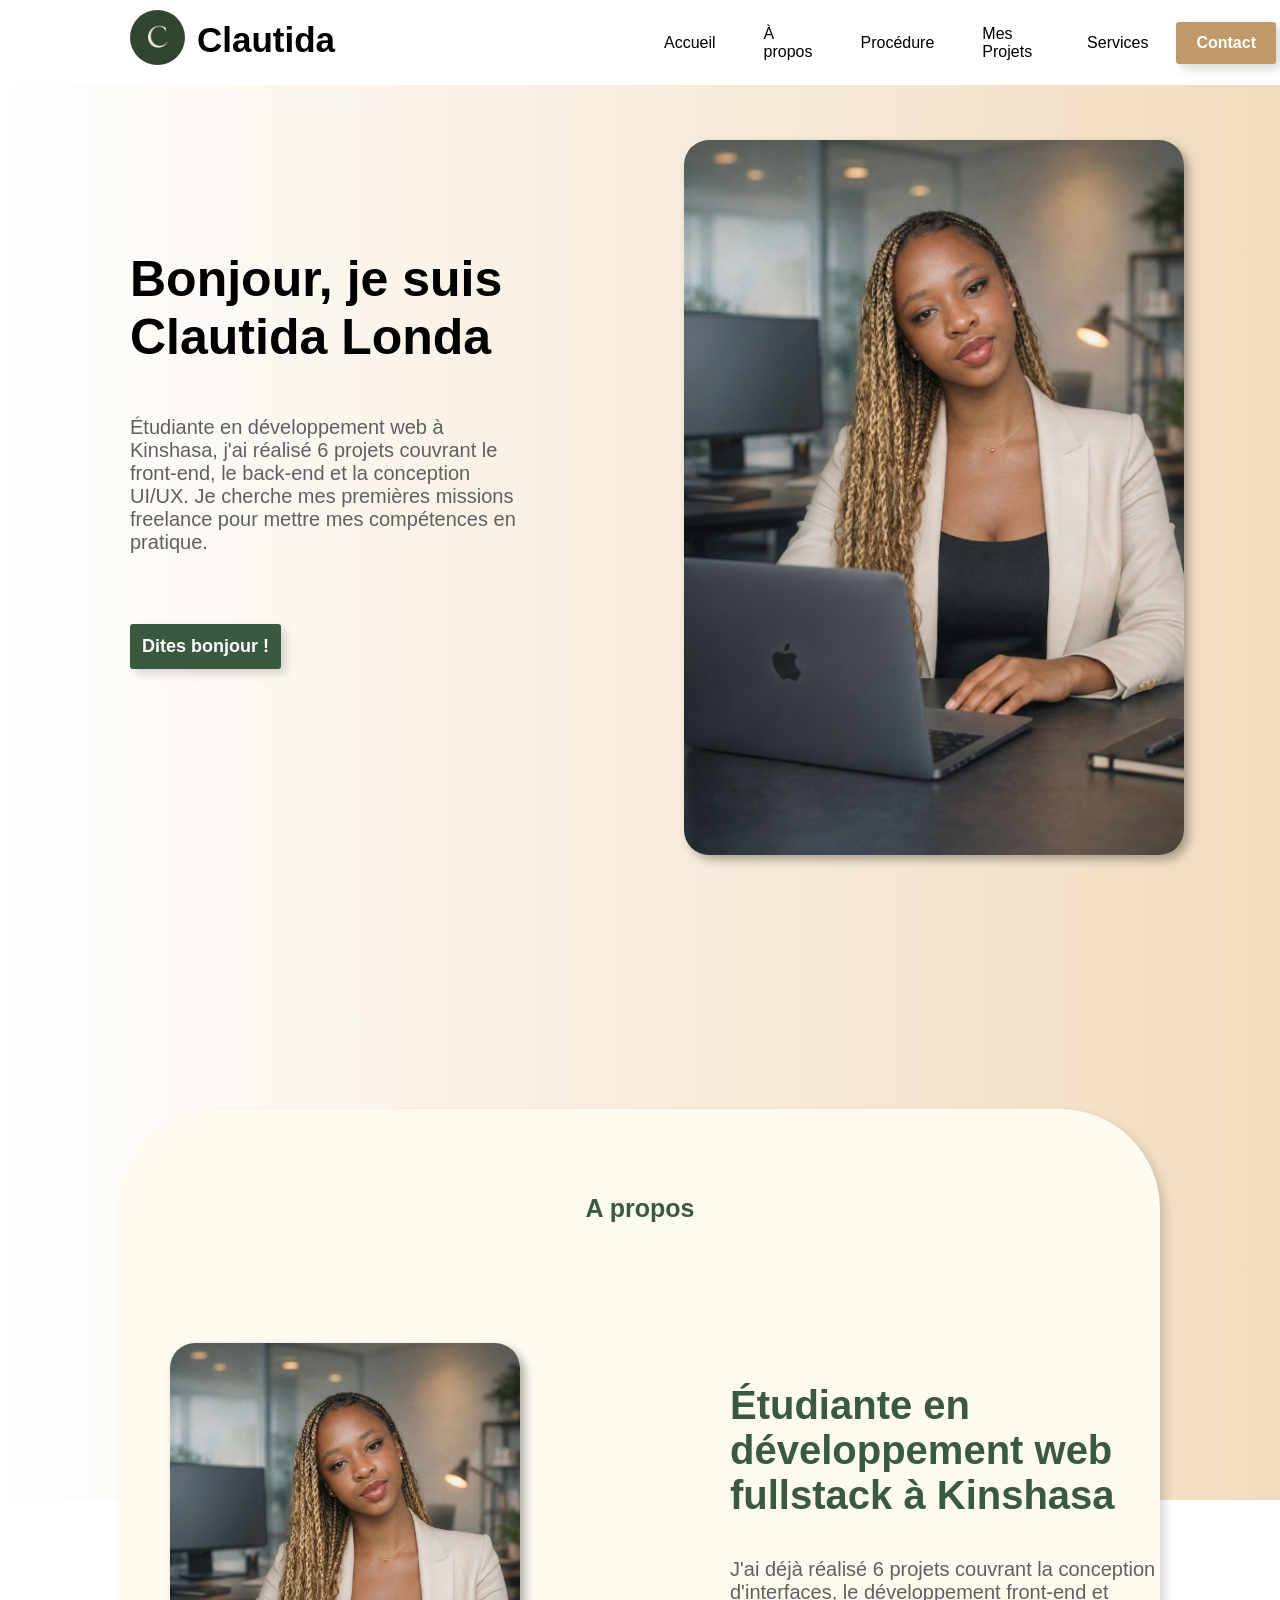
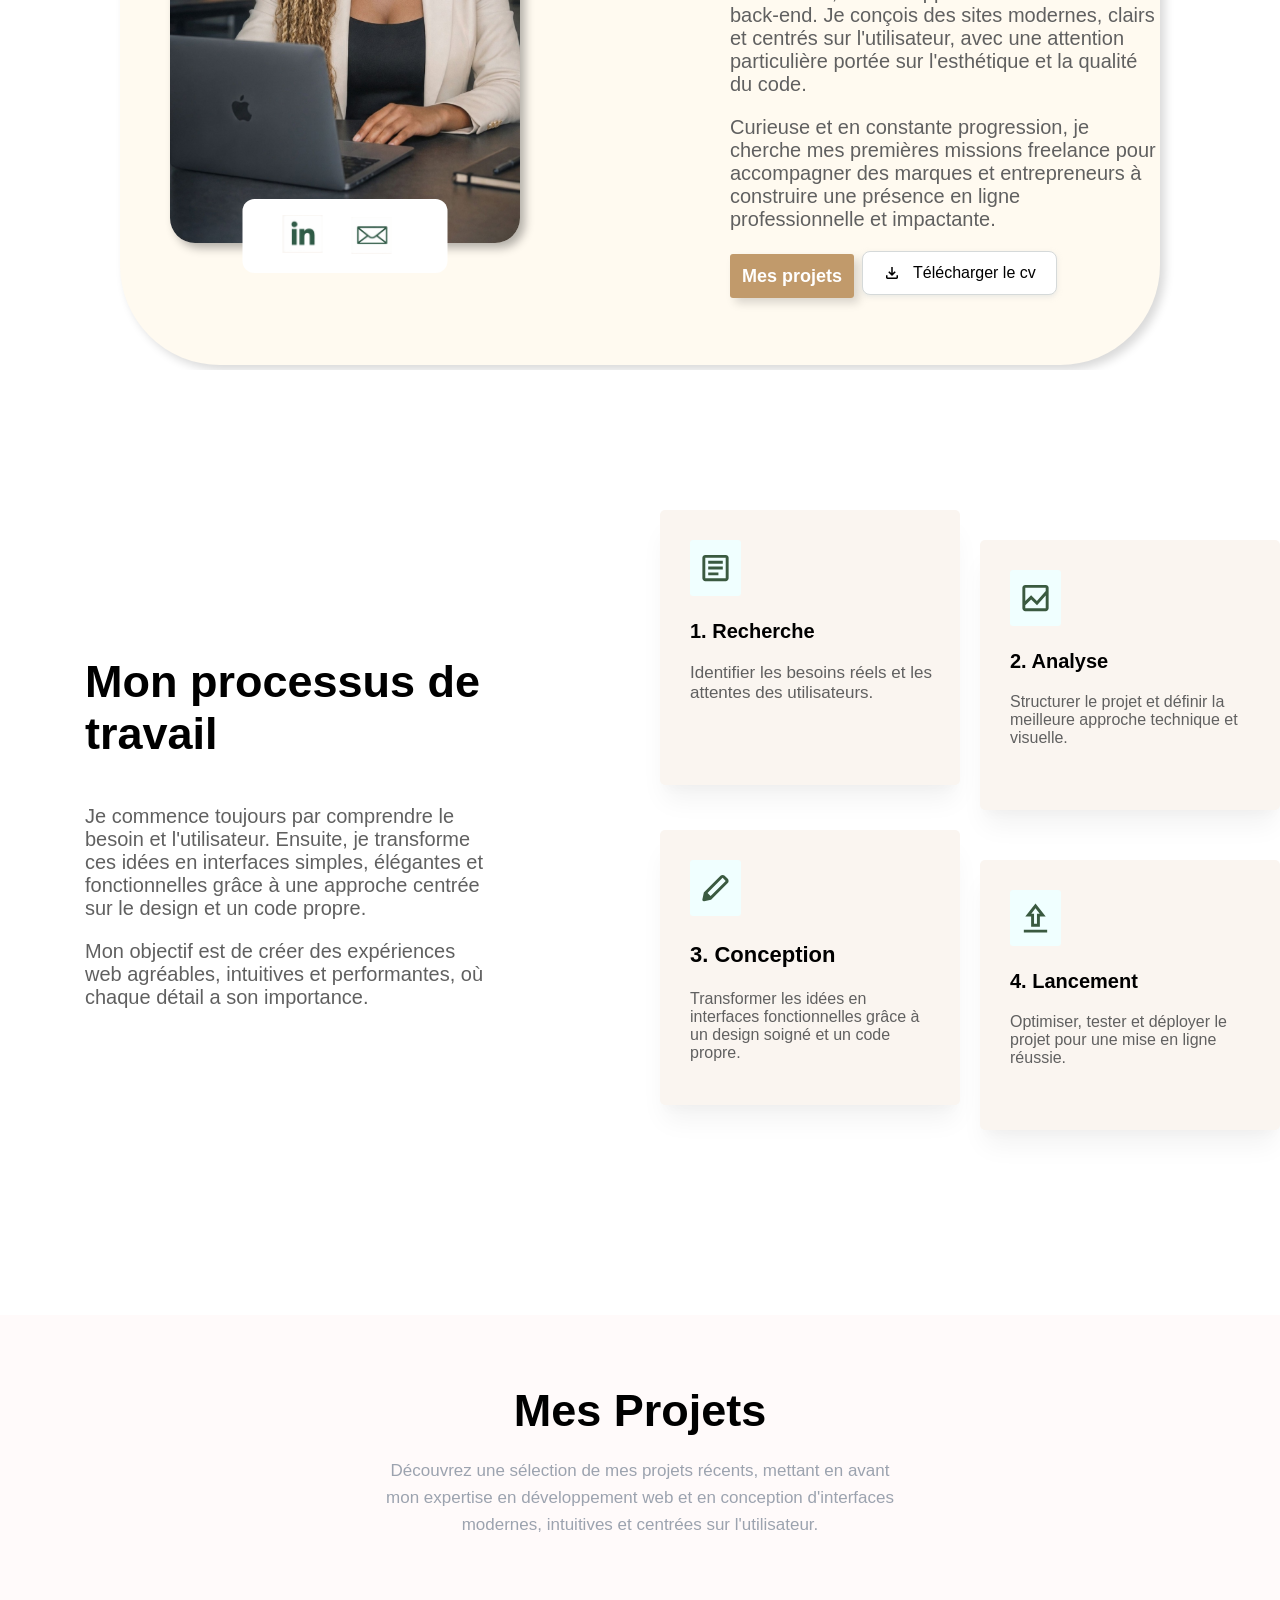
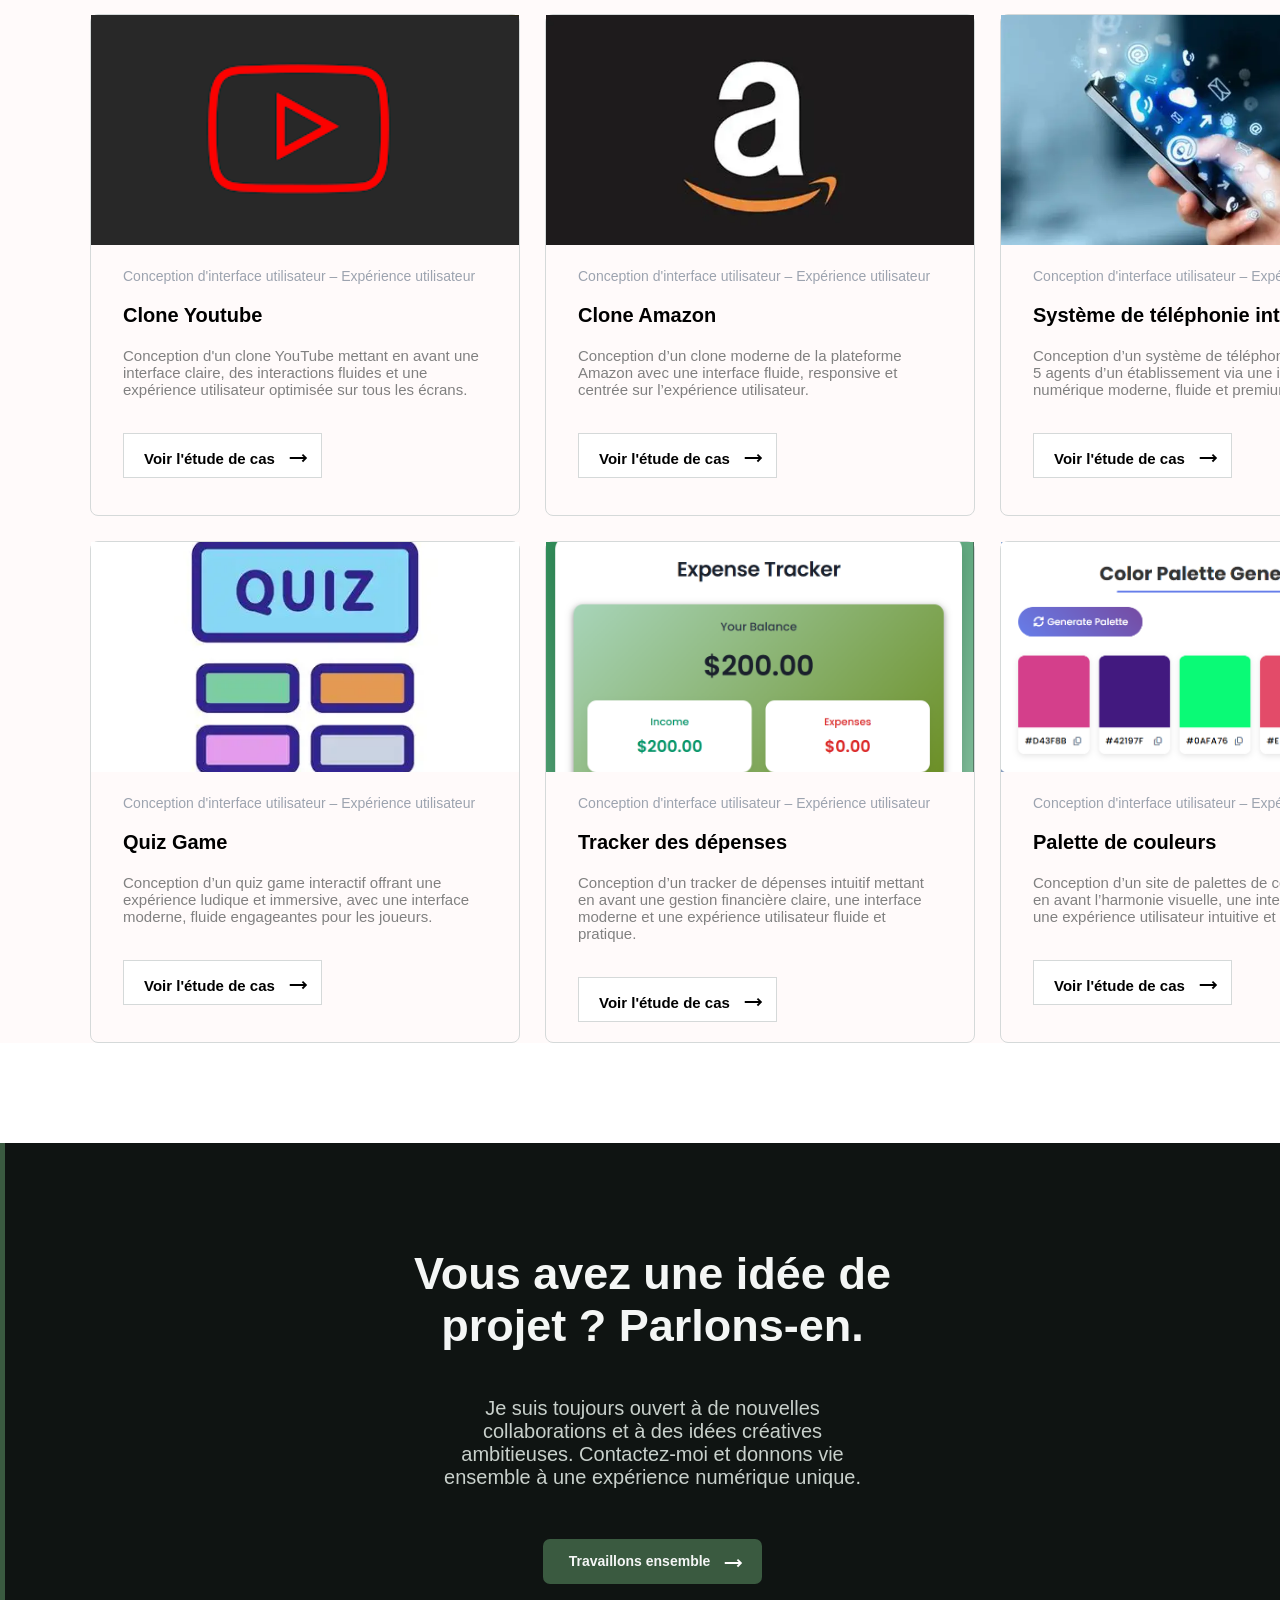
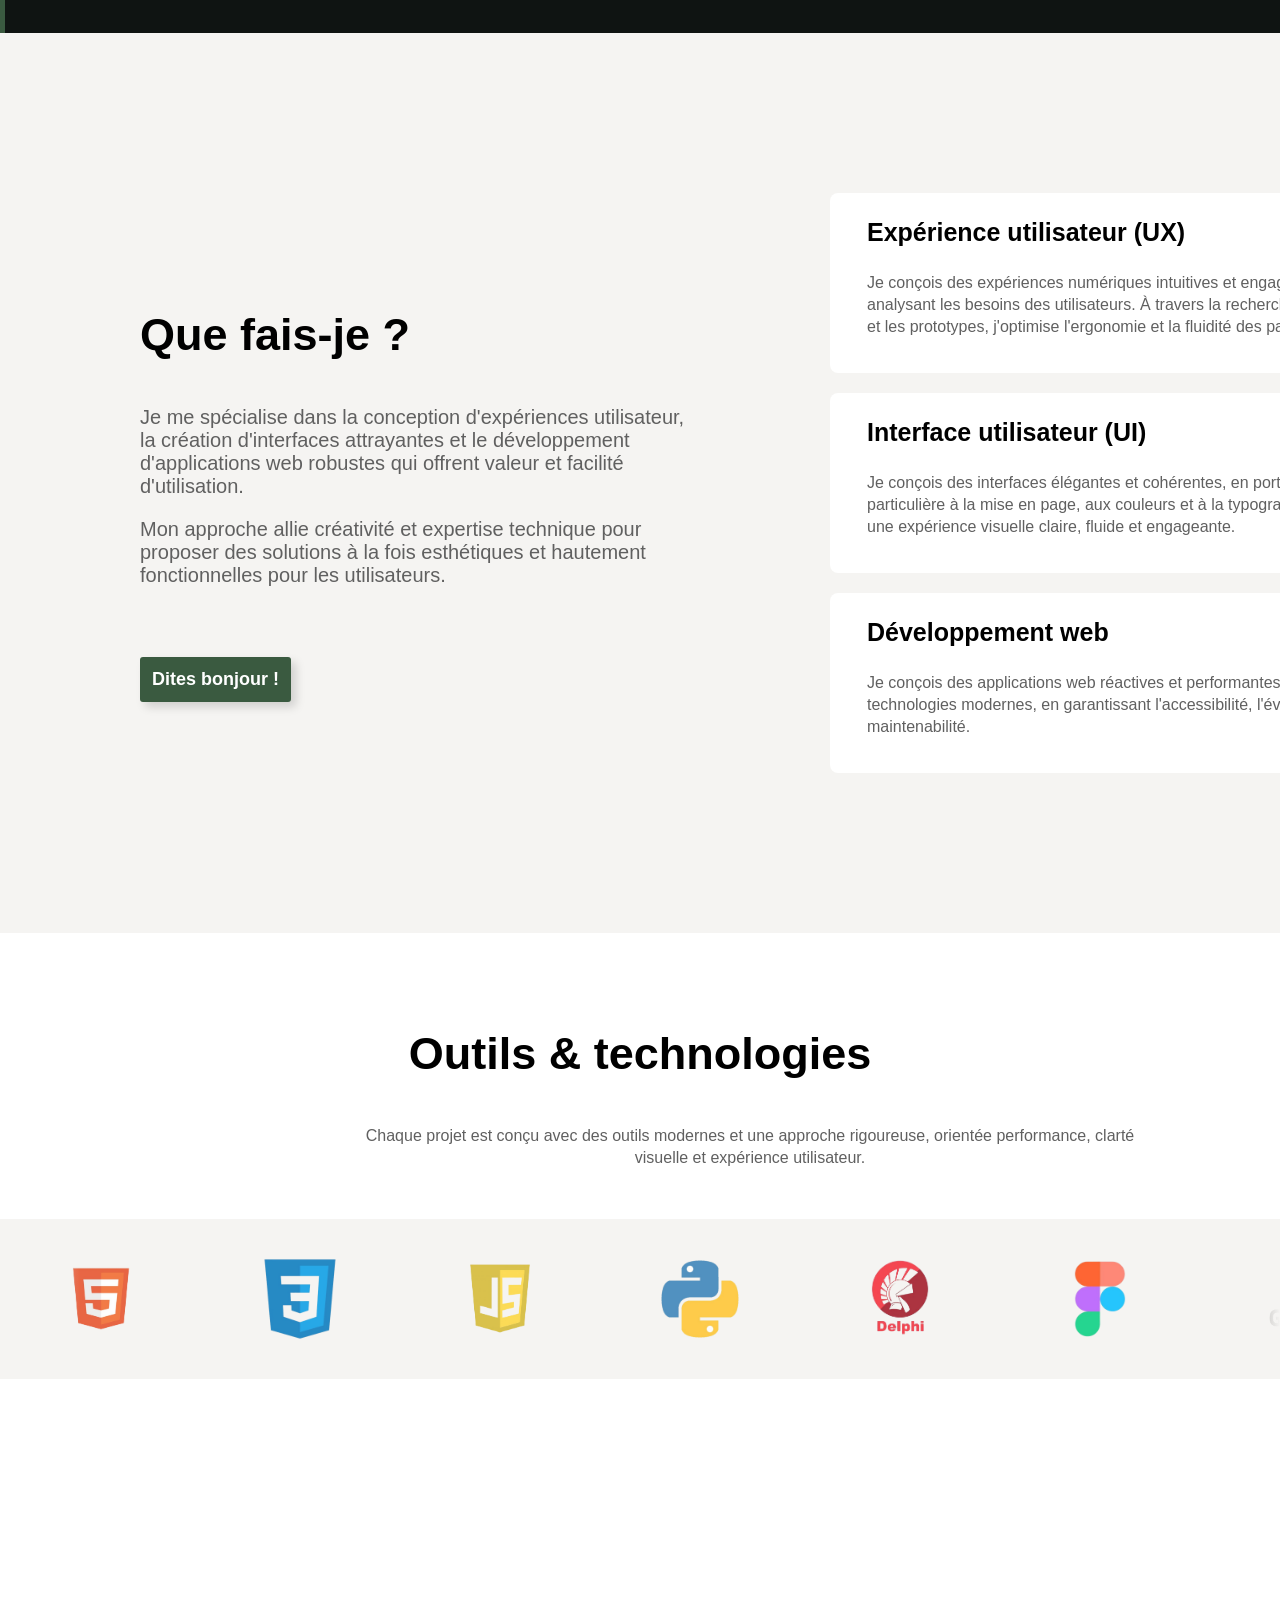
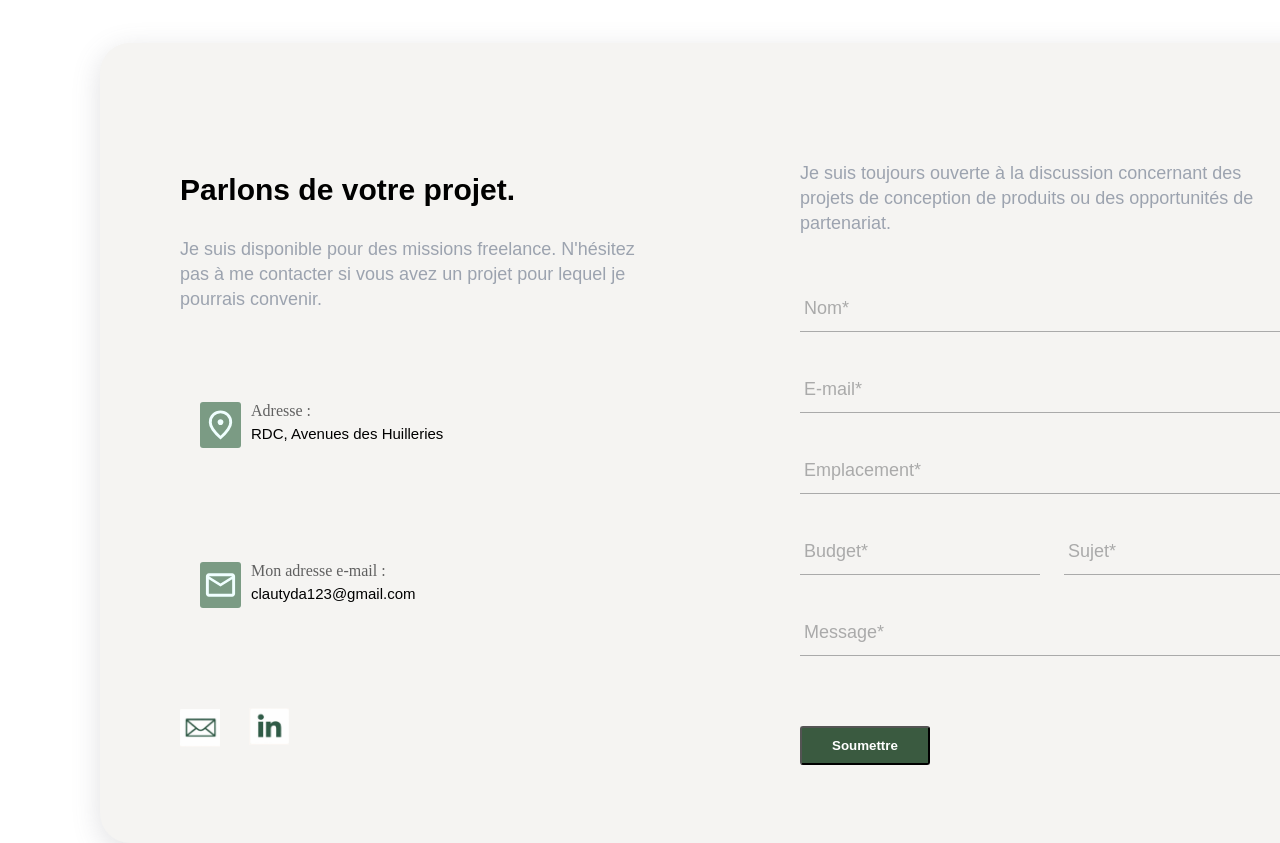
<file: index.html>
<!DOCTYPE html>
<html>
  <head>
    <title>Clautida Londa</title>
    <meta name="viewport" content="width=device-width, initial-scale=1.0">
    <link rel="icon" type="image/png" href="photos/logo.png">
    <link rel="stylesheet" href="index.css">
  </head>

  <body>
    <div class="first-box">
      <div class="title">
        <div class="logo-image">
          <img class="logo" src="photos/logo.png" alt="logo">
          <p class="name">Clautida</p>
        </div>

        <!--Bouton hamburger (visible uniquement sur mobile) -->
        <button class="hamburger" id="hamburger" aria-label="Menu">
          <span></span>
          <span></span>
          <span></span>
        </button>

        <div class="title-button" id="nav-menu">
          <a href="#Accueil" class="button-in-top">Accueil</a>
          <a href="#Apropos" class="button-in-top">À propos</a>
          <a href="#Procedure" class="button-in-top">Procédure</a>
          <a href="#Portfolio" class="button-in-top">Mes Projets</a>
          <a href="#Services" class="button-in-top">Services</a>
          <a href="#Contact" class="button-in-top"
            style="background-color: rgb(193, 154, 107); color: white; font-weight:bold;
            box-shadow: 5px 5px 10px rgba(0, 0, 0, 0.15);">
            Contact
          </a>
        </div>
      </div>

      <section id="Accueil">
        <div class="thumbnail2">
          <p class="presentation apparition">Bonjour, je suis Clautida Londa</p>
          <p class="informations apparition">
            Étudiante en développement web à Kinshasa, 
            j'ai réalisé 6 projets couvrant le front-end, 
            le back-end et la conception UI/UX. Je cherche 
            mes premières missions freelance pour mettre mes 
            compétences en pratique.
          </p>
          <a href="#Contact" class="dites_bonjour apparition">Dites bonjour !</a>
        </div>

        <div class="thumbnail">
          <img class="profil apparition" src="photos/profil.jpeg" alt="Clautida">
        </div>
      </section>

      <section id="Apropos">
        <div class="second-box">
          <div class="apropos-title">A propos</div>
          <div class="div1">
            <div class="image-container">
              <div class="social-media">
                <a href="https://www.linkedin.com/in/clautida-londa-311190344/" target="_blank">
                  <img class="linkdin-icon" src="photos/linkidin1.jpeg">
                </a>

                <a href="https://mail.google.com/mail/?view=cm&to=clautyda123@gmail.com" target="_blank">
                  <img class="mail-icon" src="photos/mail1.jpeg">
                </a>
              </div>
            </div>
            <div class="about-me apparition">
              <p class="dev-web apparition">Étudiante en développement web fullstack à Kinshasa</p>
              <p class="other-text apparition">
                J'ai déjà réalisé 6 projets couvrant la conception d'interfaces, 
                le développement front-end et back-end. 
                Je conçois des sites modernes, clairs et centrés sur l'utilisateur, 
                avec une attention particulière portée sur l'esthétique et la qualité du code.
              </p>
              <p class="other-text apparition">
                Curieuse et en constante progression, 
                je cherche mes premières missions freelance pour 
                accompagner des marques et entrepreneurs à construire 
                une présence en ligne professionnelle et impactante.
              </p>
              <a href="#Portfolio" class="projets">Mes projets</a>
              <button class="telecharger-cv">
                <svg xmlns="http://www.w3.org/2000/svg" height="24px" viewBox="0 -960 960 960"
                  width="24px" fill="#e3e3e3">
                  <path d="M480-320 280-520l56-58 104 104v-326h80v326l104-104 56 58-200
                  200ZM240-160q-33 0-56.5-23.5T160-240v-120h80v120h480v-120h80v120q0 33-23.5 56.5T720-160H240Z"/>
                </svg>
                Télécharger le cv
              </button>
            </div>
          </div>
        </div>
      </section>
    </div>

    <section id="Procedure">
      <div class="third-box">
        <div>
          <p class="mon-processus apparition">Mon processus de travail</p>
          <p class="explication apparition">
            Je commence toujours par comprendre le besoin et l'utilisateur.
            Ensuite, je transforme ces idées en interfaces simples, élégantes et
            fonctionnelles grâce à une approche centrée sur le design et un code propre.
          </p>
          <p class="explication apparition">
            Mon objectif est de créer des expériences web agréables,
            intuitives et performantes, où chaque détail a son importance.
          </p>
        </div>

        <div class="grid-processus">
          <div class="recherche apparition">
            <svg xmlns="http://www.w3.org/2000/svg" height="24px" viewBox="0 -960 960 960" width="24px" fill="#e3e3e3">
              <path d="M280-280h280v-80H280v80Zm0-160h400v-80H280v80Zm0-160h400v-80H280v80Zm-80
              480q-33 0-56.5-23.5T120-200v-560q0-33 23.5-56.5T200-840h560q33 0 56.5 23.5T840-760v560q0
              33-23.5 56.5T760-120H200Zm0-80h560v-560H200v560Zm0-560v560-560Z"/>
            </svg>
            <p class="recherche-title">1. Recherche</p>
            <p class="recherche-contain">Identifier les besoins réels et les attentes des utilisateurs.</p>
          </div>

          <div class="analyse apparition">
            <svg xmlns="http://www.w3.org/2000/svg" height="24px" viewBox="0 -960 960 960" width="24px" fill="#e3e3e3">
              <path d="M200-120q-33 0-56.5-23.5T120-200v-560q0-33 23.5-56.5T200-840h560q33
              0 56.5 23.5T840-760v560q0 33-23.5 56.5T760-120H200Zm0-162v82h560v-350L522-280 360-442 200-282Zm0-114
              160-160 158 158 242-272v-90H200v364Zm0-154v-120 272-158 274-160 162-270Zm0
              154v-364 362-158 160Zm0 114v-160 162-270 350-82Z"/>
            </svg>
            <p class="analyse-title">2. Analyse</p>
            <p class="analyse-contain">Structurer le projet et définir la meilleure approche technique et visuelle.</p>
          </div>

          <div class="conception apparition">
            <svg xmlns="http://www.w3.org/2000/svg" height="24px" viewBox="0 -960 960 960" width="24px" fill="#e3e3e3">
              <path d="M167-120q-21 5-36.5-10.5T120-167l40-191 198 198-191
              40Zm191-40L160-358l458-458q23-23 57-23t57 23l84 84q23 23
              23 57t-23 57L358-160Zm317-600L261-346l85 85 414-414-85-85Z"/>
            </svg>
            <p class="conception-title">3. Conception</p>
            <p class="conception-contain">
              Transformer les idées en interfaces fonctionnelles grâce à un design soigné et un code propre.
            </p>
          </div>

          <div class="lancement apparition">
            <svg xmlns="http://www.w3.org/2000/svg" height="24px" viewBox="0 -960 960 960" width="24px" fill="#e3e3e3">
              <path d="M160-80v-80h640v80H160Zm200-160v-280H200l280-360 280
              360H600v280H360Zm80-80h80v-280h76L480-750 364-600h76v280Zm40-280Z"/>
            </svg>
            <p class="lancement-title">4. Lancement</p>
            <p class="lancement-contain">Optimiser, tester et déployer le projet pour une mise en ligne réussie.</p>
          </div>
        </div>
      </div>
    </section>

    <section id="Portfolio">
      <div class="fourth-box">
        <div class="portofolio-title">
          <p class="portefeuille">Mes Projets</p>
        </div>
        <div class="portofolo-contain">
          <p class="portefeuille-contain">
            Découvrez une sélection de mes projets récents, mettant en avant
            mon expertise en développement web et en conception
            d'interfaces modernes, intuitives et centrées sur l'utilisateur.
          </p>
        </div>
        <div class="portofolio-grid">
          <div class="youtube">
            <img class="youtube-icon" src="photos/images.png" alt="Youtube">
            <div class="youtube-test">
              <p class="youtube1">Conception d'interface utilisateur – Expérience utilisateur</p>
              <p class="clone-youtube">Clone Youtube</p>
              <p class="clone-youtube-contain">
                Conception d'un clone YouTube mettant en avant une
                interface claire, des interactions fluides et
                une expérience utilisateur optimisée sur tous les écrans.
              </p>
              <a href="youtube.html">
              <button class="button-youtube">
                Voir l'étude de cas
                <svg xmlns="http://www.w3.org/2000/svg" height="24px" viewBox="0 -960 960 960" width="24px" fill="#e3e3e3">
                  <path d="m700-300-57-56 84-84H120v-80h607l-83-84 57-56 179 180-180 180Z"/>
                </svg>                
              </button>
              </a>
            </div>
          </div>

          <div class="amazon">
            <img class="amazon-icon" src="photos/Amazon-logo.webp" alt="Amazon">
            <div class="amazon-test">
              <p class="amazon1">Conception d'interface utilisateur – Expérience utilisateur</p>
              <p class="amazon-title">Clone Amazon</p>
              <p class="amazon-contain">
                Conception d’un clone moderne de la plateforme Amazon avec une interface fluide, 
                responsive et centrée sur l’expérience utilisateur.
              </p>
              <button class="button-amazon">
                Voir l'étude de cas
                <svg xmlns="http://www.w3.org/2000/svg" height="24px" viewBox="0 -960 960 960" width="24px" fill="#e3e3e3">
                  <path d="m700-300-57-56 84-84H120v-80h607l-83-84 57-56 179 180-180 180Z"/>
                </svg>
              </button>
            </div>
          </div>

          <div class="superconnect">
            <img class="superconnect-icon" src="photos/OIP2.webp" alt="Système de téléphonie interne">
            <div class="superconnect-test">
              <p class="superconnect1">Conception d'interface utilisateur – Expérience utilisateur</p>
              <p class="superconnect-clone">Système de téléphonie interne</p>
              <p class="superconnect-contain">
               Conception d’un système de téléphonie interne reliant 5 agents 
               d’un établissement via une interface numérique moderne, 
               fluide et premium.
              </p>
              <a href="superconnect.html">
                <button class="button-superconnect">
                Voir l'étude de cas
                <svg xmlns="http://www.w3.org/2000/svg" height="24px" viewBox="0 -960 960 960" width="24px" fill="#e3e3e3">
                  <path d="m700-300-57-56 84-84H120v-80h607l-83-84 57-56 179 180-180 180Z"/>
                </svg>
              </button>
              </a>
            </div>
          </div>

          <div class="quiz">
            <img class="quiz-icon" src="photos/OIP3.webp" alt="Quiz">
            <div class="quiz-test">
              <p class="quiz1">Conception d'interface utilisateur – Expérience utilisateur</p>
              <p class="quiz-clone">Quiz Game</p>
              <p class="quiz-contain">
                Conception d’un quiz game interactif offrant une expérience 
                ludique et immersive, avec une interface moderne, fluide 
                engageantes pour les joueurs.

              </p>
              <a href="quiz-game.html">
                <button class="button-quiz">
                Voir l'étude de cas
                <svg xmlns="http://www.w3.org/2000/svg" height="24px" viewBox="0 -960 960 960" width="24px" fill="#e3e3e3">
                  <path d="m700-300-57-56 84-84H120v-80h607l-83-84 57-56 179 180-180 180Z"/>
                </svg>
              </button>
              </a>
              
            </div>
          </div>

          <div class="expense-tracker">
            <img class="expense-tracker-icon" src="photos/expense-tracker.png" alt="Restaurant">
            <div class="expense-tracker-test">
              <p class="expense-tracker1">Conception d'interface utilisateur – Expérience utilisateur</p>
              <p class="expense-tracker-clone">Tracker des dépenses</p>
              <p class="expense-tracker-contain">
                Conception d’un tracker de dépenses intuitif mettant 
                en avant une gestion financière claire, une interface 
                moderne et une expérience utilisateur fluide et pratique.

              </p>
              <a href="expense-tracker.html">
                <button class="button-expense-tracker">
                Voir l'étude de cas
                <svg xmlns="http://www.w3.org/2000/svg" height="24px" viewBox="0 -960 960 960" width="24px" fill="#e3e3e3">
                  <path d="m700-300-57-56 84-84H120v-80h607l-83-84 57-56 179 180-180 180Z"/>
                </svg>
              </button>
              </a>
            </div>
          </div>

          <div class="color-palette">
            <img class="color-palette-icon" src="photos/color-palette.png" alt="Calculatrice">
            <div class="color-palette-test">
              <p class="color-palette1">Conception d'interface utilisateur – Expérience utilisateur</p>
              <p class="color-palette-clone">Palette de couleurs</p>
              <p class="color-palette-contain">
                Conception d’un site de palettes de couleurs mettant 
                en avant l’harmonie visuelle, une interface moderne 
                et une expérience utilisateur intuitive et créative.

              </p>
              <a href="color-palette.html">
                <button class="button-color-palette">
                Voir l'étude de cas
                <svg xmlns="http://www.w3.org/2000/svg" height="24px" viewBox="0 -960 960 960" width="24px" fill="#e3e3e3">
                  <path d="m700-300-57-56 84-84H120v-80h607l-83-84 57-56 179 180-180 180Z"/>
                </svg>
              </button>
              </a>
            </div>
          </div>
        </div>
      </div>
      <!---<div class="projet-suppl">
        <button class="other-project">Projet supplémentaire</button>
      </div>--->
    </section>

    <div class="fifth-box apparition">
      <p class="projet-idea apparition">Vous avez une idée de projet ? Parlons-en.</p>
      <p class="projet-idea-test apparition">
        Je suis toujours ouvert à de nouvelles collaborations et à
        des idées créatives ambitieuses.
        Contactez-moi et donnons vie ensemble à une expérience numérique unique.
      </p>
      <a href="#Contact">
        <button class="travaillons-ensemble apparition">
        Travaillons ensemble
        <svg xmlns="http://www.w3.org/2000/svg" height="24px" viewBox="0 -960 960 960" width="24px" fill="#e3e3e3">
          <path d="m700-300-57-56 84-84H120v-80h607l-83-84 57-56 179 180-180 180Z"/>
        </svg>
      </button>
      </a>
      
    </div>

    <section id="Services">
      <div class="six-box">
        <div class="info">
          <p class="que-fais-je apparition">Que fais-je ?</p>
          <p class="specialise apparition">
            Je me spécialise dans la conception d'expériences
            utilisateur, la création d'interfaces attrayantes
            et le développement d'applications web robustes
            qui offrent valeur et facilité d'utilisation.
          </p>
          <p class="approche apparition">
            Mon approche allie créativité et expertise
            technique pour proposer des solutions à la
            fois esthétiques et hautement fonctionnelles
            pour les utilisateurs.
          </p>
          <a href="#Contact">
            <button class="dites_bonjour1 apparition">Dites bonjour !</button>

          </a>
        </div>

        <div class="grid-services">
          <div class="experiance apparition">
            <p class="experiance-title">Expérience utilisateur (UX)</p>
            <p class="experiance-contain">
              Je conçois des expériences numériques intuitives et
              engageantes en analysant les besoins des utilisateurs.
              À travers la recherche, les wireframes et les prototypes,
              j'optimise l'ergonomie et la fluidité des parcours.
            </p>
          </div>
          <div class="interface apparition">
            <p class="interface-title">Interface utilisateur (UI)</p>
            <p class="interface-contain">
              Je conçois des interfaces élégantes et cohérentes,
              en portant une attention particulière à la mise en page,
              aux couleurs et à la typographie, afin d'offrir
              une expérience visuelle claire, fluide et engageante.
            </p>
          </div>
          <div class="developpement apparition">
            <p class="developpement-title">Développement web</p>
            <p class="developpement-contain">
              Je conçois des applications web réactives et
              performantes en utilisant des technologies
              modernes, en garantissant l'accessibilité,
              l'évolutivité et la maintenabilité.
            </p>
          </div>
        </div>
      </div>
    </section>

    <div class="seven-box">
      <div>
        <p class="outils">Outils & technologies</p>
        <p class="chaque-projet">
          Chaque projet est conçu avec des outils modernes et une approche rigoureuse,
          orientée performance, clarté visuelle et expérience utilisateur.
        </p>
      </div>
      <div class="slider">
        <div class="slide-track">
          <div class="slide"><img src="photos/html-removebg-preview.png" alt="HTML"></div>
          <div class="slide"><img src="photos/css3-removebg-preview.png" alt="CSS"></div>
          <div class="slide"><img src="photos/R-removebg-preview.png" alt="JavaScript"></div>
          <div class="slide"><img src="photos/R-removebg-preview (1).png" alt="Python"></div>
          <div class="slide"><img src="photos/OIP__2_-removebg-preview.png" alt="Delphi"></div>
          <div class="slide"><img src="photos/OIP-removebg-preview.png" alt="Figma"></div>
          <div class="slide"><img src="photos/GitHub-Logo-removebg-preview.png" alt="Git"></div>
          <div class="slide"><img src="photos/html-removebg-preview.png" alt="HTML"></div>
          <div class="slide"><img src="photos/css3-removebg-preview.png" alt="CSS"></div>
          <div class="slide"><img src="photos/R-removebg-preview.png" alt="JavaScript"></div>
          <div class="slide"><img src="photos/R-removebg-preview (1).png" alt="Python"></div>
          <div class="slide"><img src="photos/OIP__2_-removebg-preview.png" alt="Delphi"></div>
          <div class="slide"><img src="photos/OIP-removebg-preview.png" alt="Figma"></div>
          <div class="slide"><img src="photos/GitHub-Logo-removebg-preview.png" alt="Git"></div>
        </div>
      </div>
    </div>

    <section id="Contact">
      <div class="height-box">
        <div class="votre-projet">
          <p class="height-box-title">Parlons de votre projet.</p>
          <p class="height-box-contain">
            Je suis disponible pour des missions freelance.
            N'hésitez pas à me contacter si vous avez
            un projet pour lequel je pourrais convenir.
          </p>
          <div class="adresse-flex">
            <div class="svg-adresse">
              <svg xmlns="http://www.w3.org/2000/svg" height="24px" viewBox="0 -960 960 960" width="24px" fill="#e3e3e3">
                <path d="M480-480q33 0 56.5-23.5T560-560q0-33-23.5-56.5T480-640q-33
                0-56.5 23.5T400-560q0 33 23.5 56.5T480-480Zm0
                294q122-112 181-203.5T720-552q0-109-69.5-178.5T480-800q-101
                0-170.5 69.5T240-552q0 71 59 162.5T480-186Zm0
                106Q319-217 239.5-334.5T160-552q0-150 96.5-239T480-880q127
                0 223.5 89T800-552q0 100-79.5 217.5T480-80Zm0-480Z"/>
              </svg>
            </div>
            <div class="adresse">
              <p class="adresse-title">Adresse :</p>
              <p class="adresse-contain">RDC, Avenues des Huilleries</p>
            </div>
          </div>
          <div class="mail-flex">
            <div class="svg-mail">
              <svg xmlns="http://www.w3.org/2000/svg" height="24px" viewBox="0 -960 960 960" width="24px" fill="#e3e3e3">
                <path d="M160-160q-33 0-56.5-23.5T80-240v-480q0-33
                23.5-56.5T160-800h640q33 0 56.5 23.5T880-720v480q0
                33-23.5 56.5T800-160H160Zm320-280L160-640v400h640v-400L480-440Zm0-80
                320-200H160l320 200ZM160-640v-80 480-400Z"/>
              </svg>
            </div>
            <div>
              <p class="e-mail-title">Mon adresse e-mail :</p>
              <p class="e-mail-contain">clautyda123@gmail.com</p>
            </div>
          </div>
          <div class="icons">
            <a href="https://mail.google.com/mail/?view=cm&to=clautyda123@gmail.com" target="_blank">
              <img class="mail-icon2" src="photos/mail1.jpeg">
            </a>
            <a href="https://www.linkedin.com/in/clautida-londa-311190344/" target="_blank">
              <img class="linkdin-icon2" src="photos/linkidin1.jpeg">
            </a>
          </div>
        </div>

        <div class="contact-me">
          <p class="contact-me-title">
            Je suis toujours ouverte à la discussion concernant des
            projets de conception de produits ou des opportunités de partenariat.
          </p>
          <form action="https://formspree.io/f/xeenarpj" method="post">
            <input class="name-bar" type="text" name="nom" placeholder="Nom*" required>
            <input class="email-bar" type="email" name="email" placeholder="E-mail*" required>
            <input class="adresse-bar" type="text" name="emplacement" placeholder="Emplacement*">
            <input class="bugjet-bar" type="text" name="budget" placeholder="Budget*">
            <input class="sujet-bar" type="text" name="sujet" placeholder="Sujet*">
            <input class="message-bar" type="text" name="message" placeholder="Message*" required>
            <button type="submit" class="soumettre">Soumettre</button>
          </form>
          
        </div>
      </div>
    </section>

    <script src="script.js"></script>

  </body>
</html>
</file>
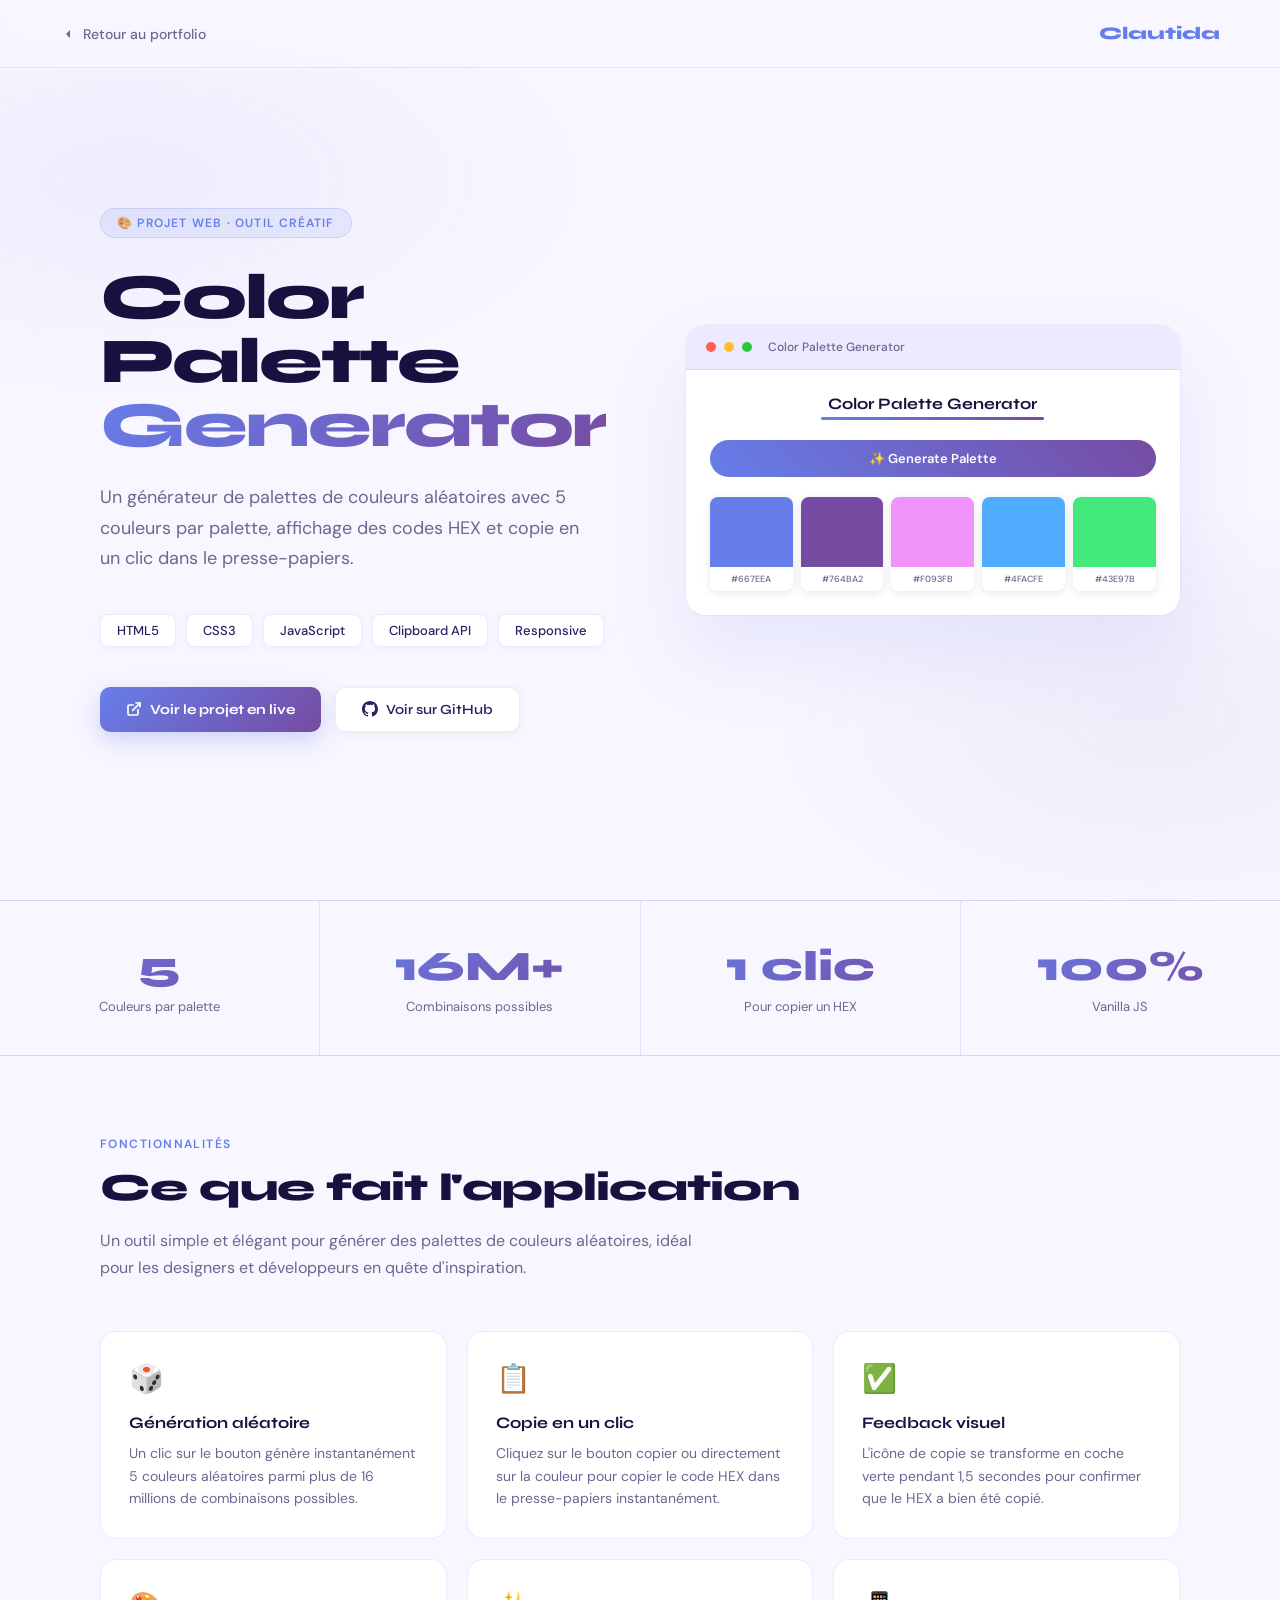
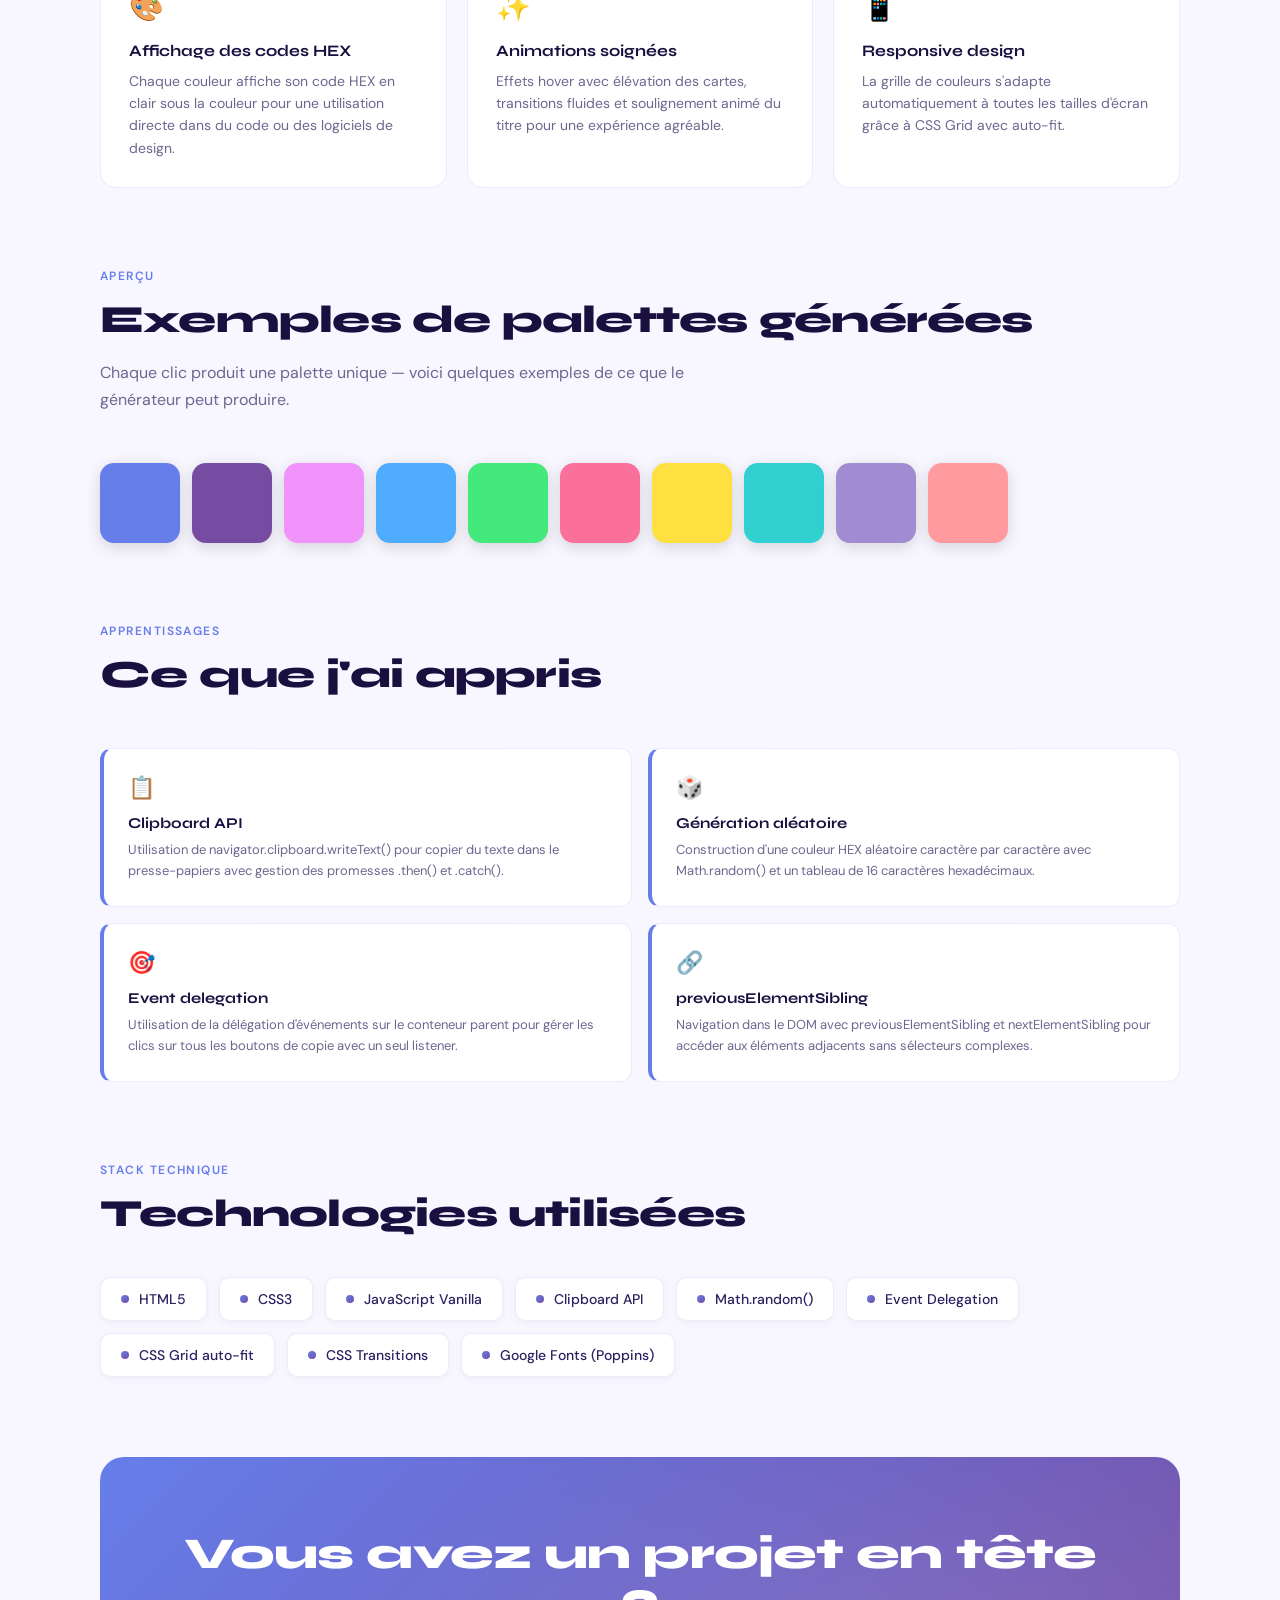
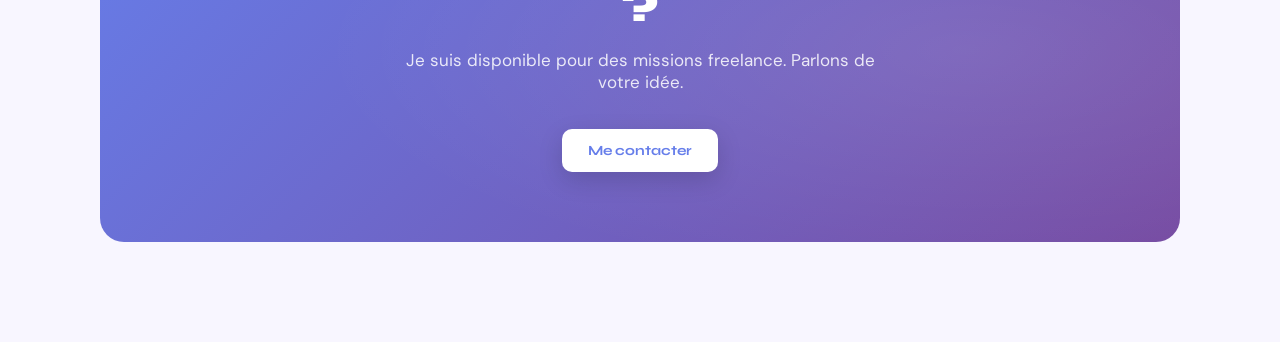
<file: color-palette.html>
<!DOCTYPE html>
<html lang="fr">
<head>
  <meta charset="UTF-8">
  <meta name="viewport" content="width=device-width, initial-scale=1.0">
  <title>Color Palette Generator — Clautida</title>
  <link href="https://fonts.googleapis.com/css2?family=Syne:wght@400;500;600;700;800&family=DM+Sans:ital,wght@0,300;0,400;0,500;1,300&display=swap" rel="stylesheet">
  <style>
    *, *::before, *::after { box-sizing: border-box; margin: 0; padding: 0; }

    :root {
      --bg: #f8f6ff;
      --bg2: #ede9fe;
      --accent: #667eea;
      --accent2: #764ba2;
      --accent-light: rgba(102,126,234,0.1);
      --dark: #1a1040;
      --text: #2d2060;
      --muted: #6b6890;
      --border: rgba(102,126,234,0.15);
      --card: #ffffff;
    }

    html { scroll-behavior: smooth; }

    body {
      font-family: 'DM Sans', sans-serif;
      background: var(--bg);
      color: var(--text);
      overflow-x: hidden;
    }

    body::before {
      content: '';
      position: fixed; inset: 0; z-index: 0;
      background:
        radial-gradient(ellipse 60% 40% at 10% 20%, rgba(102,126,234,0.07) 0%, transparent 60%),
        radial-gradient(ellipse 50% 40% at 90% 80%, rgba(118,75,162,0.06) 0%, transparent 60%);
      pointer-events: none;
    }

    /* ── NAV ── */
    nav {
      position: fixed; top: 0; left: 0; right: 0;
      height: 68px; z-index: 100;
      display: flex; align-items: center; justify-content: space-between;
      padding: 0 60px;
      background: rgba(248,246,255,0.92);
      backdrop-filter: blur(16px);
      border-bottom: 1px solid var(--border);
    }

    .nav-logo {
      font-family: 'Syne', sans-serif;
      font-size: 1.1rem; font-weight: 800;
      color: var(--accent); text-decoration: none;
    }

    .nav-back {
      display: flex; align-items: center; gap: 7px;
      font-size: 14px; color: var(--muted);
      text-decoration: none; font-weight: 500;
      transition: color 0.2s;
    }

    .nav-back:hover { color: var(--accent); }
    .nav-back svg { width: 16px; height: 16px; fill: currentColor; }

    /* ── HERO ── */
    .hero {
      position: relative; z-index: 1;
      min-height: 100vh;
      display: flex; align-items: center;
      padding: 120px 100px 80px;
      gap: 80px;
    }

    .hero-left { flex: 1; }

    .hero-tag {
      display: inline-flex; align-items: center; gap: 8px;
      background: var(--accent-light);
      border: 1px solid rgba(102,126,234,0.2);
      color: var(--accent);
      font-size: 12px; font-weight: 600;
      letter-spacing: 0.1em; text-transform: uppercase;
      padding: 6px 16px; border-radius: 20px;
      margin-bottom: 28px;
      animation: fadeUp 0.6s both;
    }

    .hero h1 {
      font-family: 'Syne', sans-serif;
      font-size: clamp(38px, 5vw, 68px);
      font-weight: 800; line-height: 1.0;
      letter-spacing: -0.03em;
      color: var(--dark); margin-bottom: 24px;
      animation: fadeUp 0.6s 0.1s both;
    }

    .hero h1 .gradient {
      background: linear-gradient(135deg, var(--accent), var(--accent2));
      background-clip: text; -webkit-background-clip: text;
      -webkit-text-fill-color: transparent;
    }

    .hero-desc {
      font-size: 18px; line-height: 1.7;
      color: var(--muted); max-width: 480px;
      margin-bottom: 40px;
      animation: fadeUp 0.6s 0.2s both;
    }

    .hero-badges {
      display: flex; flex-wrap: wrap; gap: 10px;
      margin-bottom: 40px;
      animation: fadeUp 0.6s 0.25s both;
    }

    .badge {
      background: white; border: 1px solid var(--border);
      border-radius: 8px; padding: 7px 16px;
      font-size: 13px; font-weight: 500; color: var(--text);
      box-shadow: 0 2px 8px rgba(102,126,234,0.06);
    }

    .hero-actions {
      display: flex; gap: 14px; flex-wrap: wrap;
      animation: fadeUp 0.6s 0.3s both;
    }

    .btn-primary {
      display: inline-flex; align-items: center; gap: 8px;
      background: linear-gradient(135deg, var(--accent), var(--accent2));
      color: white;
      font-family: 'Syne', sans-serif;
      font-weight: 700; font-size: 14px;
      padding: 13px 26px; border-radius: 10px;
      text-decoration: none; border: none; cursor: pointer;
      transition: transform 0.2s, box-shadow 0.2s;
      box-shadow: 0 8px 24px rgba(102,126,234,0.3);
    }

    .btn-primary:hover {
      transform: translateY(-2px);
      box-shadow: 0 12px 32px rgba(102,126,234,0.4);
    }

    .btn-primary svg { width: 16px; height: 16px; }

    .btn-secondary {
      display: inline-flex; align-items: center; gap: 8px;
      background: white; border: 1px solid var(--border);
      color: var(--text);
      font-family: 'Syne', sans-serif;
      font-weight: 600; font-size: 14px;
      padding: 13px 26px; border-radius: 10px;
      text-decoration: none; cursor: pointer;
      transition: all 0.2s;
      box-shadow: 0 2px 8px rgba(0,0,0,0.06);
    }

    .btn-secondary:hover {
      border-color: var(--accent);
      transform: translateY(-2px);
      box-shadow: 0 8px 24px rgba(0,0,0,0.1);
    }

    .btn-secondary svg { width: 16px; height: 16px; fill: currentColor; }

    /* ── HERO RIGHT — Palette mockup ── */
    .hero-right {
      flex: 1; max-width: 500px;
      animation: fadeUp 0.6s 0.15s both;
    }

    .palette-mockup {
      background: white; border-radius: 20px; overflow: hidden;
      box-shadow: 0 40px 80px rgba(102,126,234,0.12), 0 0 0 1px rgba(102,126,234,0.08);
    }

    .mockup-header {
      background: var(--bg2); border-bottom: 1px solid var(--border);
      padding: 14px 20px;
      display: flex; align-items: center; gap: 8px;
    }

    .mockup-dot { width: 10px; height: 10px; border-radius: 50%; }

    .mockup-title {
      font-size: 12px; color: var(--muted);
      font-weight: 500; margin-left: 8px;
    }

    .mockup-body { padding: 24px; }

    .mockup-app-title {
      font-family: 'Syne', sans-serif;
      font-size: 16px; font-weight: 700;
      text-align: center; color: var(--dark);
      margin-bottom: 4px;
    }

    .mockup-underline {
      width: 50%; height: 3px;
      background: linear-gradient(135deg, var(--accent), var(--accent2));
      border-radius: 2px; margin: 0 auto 20px;
    }

    .mockup-btn {
      display: block; width: 100%;
      padding: 10px;
      background: linear-gradient(45deg, var(--accent), var(--accent2));
      color: white; border: none; border-radius: 50px;
      font-size: 13px; font-weight: 600;
      text-align: center; margin-bottom: 20px;
      cursor: default;
    }

    .mockup-palette {
      display: grid; grid-template-columns: repeat(5, 1fr);
      gap: 8px;
    }

    .mockup-color-box {
      border-radius: 8px; overflow: hidden;
      box-shadow: 0 2px 8px rgba(0,0,0,0.1);
    }

    .mockup-color {
      height: 70px;
    }

    .mockup-color-info {
      background: white; padding: 6px;
      font-size: 9px; font-weight: 500;
      color: var(--muted); text-align: center;
    }

    /* ── STATS ── */
    .stats {
      position: relative; z-index: 1;
      display: grid; grid-template-columns: repeat(4, 1fr);
      gap: 1px; background: var(--border);
      border-top: 1px solid var(--border);
      border-bottom: 1px solid var(--border);
      margin-bottom: 80px;
    }

    .stat { background: var(--bg); padding: 40px 20px; text-align: center; }

    .stat-num {
      font-family: 'Syne', sans-serif;
      font-size: 42px; font-weight: 800;
      background: linear-gradient(135deg, var(--accent), var(--accent2));
      background-clip: text; -webkit-background-clip: text;
      -webkit-text-fill-color: transparent;
      margin-bottom: 6px;
    }

    .stat-lbl { font-size: 13px; color: var(--muted); }

    /* ── SECTIONS ── */
    .section {
      position: relative; z-index: 1;
      padding: 0 100px 80px;
    }

    .section-label {
      font-size: 12px; font-weight: 600;
      letter-spacing: 0.12em; text-transform: uppercase;
      color: var(--accent); margin-bottom: 12px;
    }

    .section-title {
      font-family: 'Syne', sans-serif;
      font-size: clamp(28px, 3vw, 42px);
      font-weight: 800; letter-spacing: -0.02em;
      color: var(--dark); margin-bottom: 16px;
    }

    .section-desc {
      font-size: 16px; color: var(--muted);
      max-width: 600px; line-height: 1.7; margin-bottom: 50px;
    }

    /* ── FEATURES ── */
    .features-grid {
      display: grid; grid-template-columns: repeat(3, 1fr); gap: 20px;
    }

    .feature-card {
      background: white; border: 1px solid var(--border);
      border-radius: 16px; padding: 28px;
      transition: transform 0.2s, box-shadow 0.2s, border-color 0.2s;
    }

    .feature-card:hover {
      transform: translateY(-4px);
      box-shadow: 0 16px 40px rgba(102,126,234,0.1);
      border-color: rgba(102,126,234,0.3);
    }

    .feature-icon { font-size: 28px; margin-bottom: 16px; }

    .feature-title {
      font-family: 'Syne', sans-serif;
      font-size: 16px; font-weight: 700;
      color: var(--dark); margin-bottom: 10px;
    }

    .feature-desc { font-size: 14px; color: var(--muted); line-height: 1.6; }

    /* ── DÉMO COULEURS ── */
    .colors-demo {
      display: flex; gap: 12px; flex-wrap: wrap;
      margin-top: 50px;
    }

    .color-sample {
      width: 80px; height: 80px; border-radius: 14px;
      box-shadow: 0 4px 16px rgba(0,0,0,0.15);
      transition: transform 0.2s;
      cursor: pointer;
    }

    .color-sample:hover { transform: scale(1.1) translateY(-4px); }

    /* ── APPRENTISSAGES ── */
    .learn-grid {
      display: grid; grid-template-columns: 1fr 1fr;
      gap: 16px; margin-top: 50px;
    }

    .learn-item {
      background: white; border: 1px solid var(--border);
      border-left: 4px solid var(--accent);
      border-radius: 12px; padding: 24px;
      transition: box-shadow 0.2s;
    }

    .learn-item:hover { box-shadow: 0 8px 24px rgba(102,126,234,0.08); }
    .learn-icon { font-size: 22px; margin-bottom: 12px; }

    .learn-item h4 {
      font-family: 'Syne', sans-serif;
      font-size: 15px; font-weight: 700;
      color: var(--dark); margin-bottom: 8px;
    }

    .learn-item p { font-size: 13px; color: var(--muted); line-height: 1.6; }

    /* ── STACK ── */
    .stack-pills { display: flex; flex-wrap: wrap; gap: 12px; margin-top: 40px; }

    .stack-pill {
      display: flex; align-items: center; gap: 10px;
      background: white; border: 1px solid var(--border);
      border-radius: 10px; padding: 12px 20px;
      font-size: 14px; font-weight: 500;
      box-shadow: 0 2px 8px rgba(0,0,0,0.04);
    }

    .stack-dot {
      width: 8px; height: 8px; border-radius: 50%;
      background: linear-gradient(135deg, var(--accent), var(--accent2));
    }

    /* ── CTA ── */
    .cta {
      position: relative; z-index: 1;
      margin: 0 100px 100px;
      background: linear-gradient(135deg, var(--accent), var(--accent2));
      border-radius: 24px; padding: 70px;
      text-align: center; overflow: hidden;
    }

    .cta::before {
      content: '';
      position: absolute; inset: 0;
      background: radial-gradient(ellipse 60% 60% at 80% 50%, rgba(255,255,255,0.1), transparent);
    }

    .cta h2 {
      font-family: 'Syne', sans-serif;
      font-size: clamp(28px, 4vw, 44px);
      font-weight: 800; color: white;
      letter-spacing: -0.02em; margin-bottom: 16px;
      position: relative; z-index: 1;
    }

    .cta p {
      font-size: 17px; color: rgba(255,255,255,0.85);
      margin-bottom: 36px; max-width: 500px;
      margin-left: auto; margin-right: auto;
      position: relative; z-index: 1;
    }

    .btn-white {
      display: inline-flex; align-items: center; gap: 8px;
      background: white; color: var(--accent);
      font-family: 'Syne', sans-serif;
      font-weight: 700; font-size: 14px;
      padding: 13px 26px; border-radius: 10px;
      text-decoration: none;
      transition: transform 0.2s, box-shadow 0.2s;
      box-shadow: 0 8px 24px rgba(0,0,0,0.15);
      position: relative; z-index: 1;
    }

    .btn-white:hover { transform: translateY(-2px); box-shadow: 0 12px 32px rgba(0,0,0,0.2); }

    /* ── ANIMATIONS ── */
    @keyframes fadeUp {
      from { opacity: 0; transform: translateY(24px); }
      to   { opacity: 1; transform: translateY(0); }
    }

    .reveal {
      opacity: 0; transform: translateY(24px);
      transition: opacity 0.6s ease, transform 0.6s ease;
    }

    .reveal.visible { opacity: 1; transform: translateY(0); }

    /* ── RESPONSIVE ── */
    @media (max-width: 900px) {
      nav { padding: 0 20px; }
      .hero { flex-direction: column; padding: 100px 24px 60px; gap: 40px; }
      .hero-right { max-width: 100%; }
      .stats { grid-template-columns: 1fr 1fr; }
      .section { padding: 0 24px 60px; }
      .features-grid { grid-template-columns: 1fr; }
      .learn-grid { grid-template-columns: 1fr; }
      .cta { margin: 0 24px 60px; padding: 40px 24px; }
    }
  </style>
</head>
<body>

  <!-- NAV -->
  <nav>
    <a href="index.html#Portfolio" class="nav-back">
      <svg viewBox="0 0 24 24"><path d="M15 18l-6-6 6-6"/></svg>
      Retour au portfolio
    </a>
    <a href="index.html" class="nav-logo">Clautida</a>
  </nav>

  <!-- HERO -->
  <div class="hero">
    <div class="hero-left">
      <div class="hero-tag">🎨 Projet web · Outil créatif</div>
      <h1>Color Palette<br><span class="gradient">Generator</span></h1>
      <p class="hero-desc">
        Un générateur de palettes de couleurs aléatoires avec
        5 couleurs par palette, affichage des codes HEX et
        copie en un clic dans le presse-papiers.
      </p>
      <div class="hero-badges">
        <span class="badge">HTML5</span>
        <span class="badge">CSS3</span>
        <span class="badge">JavaScript</span>
        <span class="badge">Clipboard API</span>
        <span class="badge">Responsive</span>
      </div>
      <div class="hero-actions">
        <a href="https://clautida123-beep.github.io/color-palette-generator/" target="_blank" class="btn-primary">
          <svg viewBox="0 0 24 24" fill="none" stroke="currentColor" stroke-width="2.5" stroke-linecap="round" stroke-linejoin="round"><path d="M18 13v6a2 2 0 01-2 2H5a2 2 0 01-2-2V8a2 2 0 012-2h6"/><polyline points="15 3 21 3 21 9"/><line x1="10" y1="14" x2="21" y2="3"/></svg>
          Voir le projet en live
        </a>
        <a href="https://github.com/clautida123-beep/color-palette-generator" target="_blank" class="btn-secondary">
          <svg viewBox="0 0 24 24"><path d="M12 0C5.37 0 0 5.37 0 12c0 5.3 3.44 9.8 8.2 11.37.6.1.82-.26.82-.58v-2.03c-3.34.72-4.04-1.61-4.04-1.61-.54-1.38-1.33-1.75-1.33-1.75-1.08-.74.08-.72.08-.72 1.2.08 1.83 1.23 1.83 1.23 1.06 1.82 2.8 1.3 3.48.99.1-.77.41-1.3.75-1.6-2.67-.3-5.47-1.33-5.47-5.93 0-1.31.47-2.38 1.24-3.22-.14-.3-.54-1.52.1-3.18 0 0 1.01-.32 3.3 1.23a11.5 11.5 0 0 1 3-.4c1.02 0 2.04.13 3 .4 2.28-1.55 3.29-1.23 3.29-1.23.64 1.66.24 2.88.12 3.18.77.84 1.23 1.91 1.23 3.22 0 4.61-2.81 5.63-5.48 5.92.43.37.81 1.1.81 2.22v3.29c0 .32.22.69.83.57C20.57 21.8 24 17.3 24 12c0-6.63-5.37-12-12-12z"/></svg>
          Voir sur GitHub
        </a>
      </div>
    </div>

    <div class="hero-right">
      <div class="palette-mockup">
        <div class="mockup-header">
          <div class="mockup-dot" style="background:#ff5f57"></div>
          <div class="mockup-dot" style="background:#febc2e"></div>
          <div class="mockup-dot" style="background:#28c840"></div>
          <span class="mockup-title">Color Palette Generator</span>
        </div>
        <div class="mockup-body">
          <div class="mockup-app-title">Color Palette Generator</div>
          <div class="mockup-underline"></div>
          <div class="mockup-btn">✨ Generate Palette</div>
          <div class="mockup-palette">
            <div class="mockup-color-box">
              <div class="mockup-color" style="background:#667eea"></div>
              <div class="mockup-color-info">#667EEA</div>
            </div>
            <div class="mockup-color-box">
              <div class="mockup-color" style="background:#764ba2"></div>
              <div class="mockup-color-info">#764BA2</div>
            </div>
            <div class="mockup-color-box">
              <div class="mockup-color" style="background:#f093fb"></div>
              <div class="mockup-color-info">#F093FB</div>
            </div>
            <div class="mockup-color-box">
              <div class="mockup-color" style="background:#4facfe"></div>
              <div class="mockup-color-info">#4FACFE</div>
            </div>
            <div class="mockup-color-box">
              <div class="mockup-color" style="background:#43e97b"></div>
              <div class="mockup-color-info">#43E97B</div>
            </div>
          </div>
        </div>
      </div>
    </div>
  </div>

  <!-- STATS -->
  <div class="stats reveal">
    <div class="stat">
      <div class="stat-num">5</div>
      <div class="stat-lbl">Couleurs par palette</div>
    </div>
    <div class="stat">
      <div class="stat-num">16M+</div>
      <div class="stat-lbl">Combinaisons possibles</div>
    </div>
    <div class="stat">
      <div class="stat-num">1 clic</div>
      <div class="stat-lbl">Pour copier un HEX</div>
    </div>
    <div class="stat">
      <div class="stat-num">100%</div>
      <div class="stat-lbl">Vanilla JS</div>
    </div>
  </div>

  <!-- FONCTIONNALITÉS -->
  <div class="section reveal">
    <p class="section-label">Fonctionnalités</p>
    <h2 class="section-title">Ce que fait l'application</h2>
    <p class="section-desc">
      Un outil simple et élégant pour générer des palettes de couleurs
      aléatoires, idéal pour les designers et développeurs en quête d'inspiration.
    </p>

    <div class="features-grid">
      <div class="feature-card">
        <div class="feature-icon">🎲</div>
        <div class="feature-title">Génération aléatoire</div>
        <p class="feature-desc">Un clic sur le bouton génère instantanément 5 couleurs aléatoires parmi plus de 16 millions de combinaisons possibles.</p>
      </div>
      <div class="feature-card">
        <div class="feature-icon">📋</div>
        <div class="feature-title">Copie en un clic</div>
        <p class="feature-desc">Cliquez sur le bouton copier ou directement sur la couleur pour copier le code HEX dans le presse-papiers instantanément.</p>
      </div>
      <div class="feature-card">
        <div class="feature-icon">✅</div>
        <div class="feature-title">Feedback visuel</div>
        <p class="feature-desc">L'icône de copie se transforme en coche verte pendant 1,5 secondes pour confirmer que le HEX a bien été copié.</p>
      </div>
      <div class="feature-card">
        <div class="feature-icon">🎨</div>
        <div class="feature-title">Affichage des codes HEX</div>
        <p class="feature-desc">Chaque couleur affiche son code HEX en clair sous la couleur pour une utilisation directe dans du code ou des logiciels de design.</p>
      </div>
      <div class="feature-card">
        <div class="feature-icon">✨</div>
        <div class="feature-title">Animations soignées</div>
        <p class="feature-desc">Effets hover avec élévation des cartes, transitions fluides et soulignement animé du titre pour une expérience agréable.</p>
      </div>
      <div class="feature-card">
        <div class="feature-icon">📱</div>
        <div class="feature-title">Responsive design</div>
        <p class="feature-desc">La grille de couleurs s'adapte automatiquement à toutes les tailles d'écran grâce à CSS Grid avec auto-fit.</p>
      </div>
    </div>
  </div>

  <!-- DÉMO COULEURS -->
  <div class="section reveal">
    <p class="section-label">Aperçu</p>
    <h2 class="section-title">Exemples de palettes générées</h2>
    <p class="section-desc">Chaque clic produit une palette unique — voici quelques exemples de ce que le générateur peut produire.</p>

    <div class="colors-demo">
      <div class="color-sample" style="background:#667eea"></div>
      <div class="color-sample" style="background:#764ba2"></div>
      <div class="color-sample" style="background:#f093fb"></div>
      <div class="color-sample" style="background:#4facfe"></div>
      <div class="color-sample" style="background:#43e97b"></div>
      <div class="color-sample" style="background:#fa709a"></div>
      <div class="color-sample" style="background:#fee140"></div>
      <div class="color-sample" style="background:#30cfd0"></div>
      <div class="color-sample" style="background:#a18cd1"></div>
      <div class="color-sample" style="background:#ff9a9e"></div>
    </div>
  </div>

  <!-- APPRENTISSAGES -->
  <div class="section reveal">
    <p class="section-label">Apprentissages</p>
    <h2 class="section-title">Ce que j'ai appris</h2>

    <div class="learn-grid">
      <div class="learn-item">
        <div class="learn-icon">📋</div>
        <h4>Clipboard API</h4>
        <p>Utilisation de navigator.clipboard.writeText() pour copier du texte dans le presse-papiers avec gestion des promesses .then() et .catch().</p>
      </div>
      <div class="learn-item">
        <div class="learn-icon">🎲</div>
        <h4>Génération aléatoire</h4>
        <p>Construction d'une couleur HEX aléatoire caractère par caractère avec Math.random() et un tableau de 16 caractères hexadécimaux.</p>
      </div>
      <div class="learn-item">
        <div class="learn-icon">🎯</div>
        <h4>Event delegation</h4>
        <p>Utilisation de la délégation d'événements sur le conteneur parent pour gérer les clics sur tous les boutons de copie avec un seul listener.</p>
      </div>
      <div class="learn-item">
        <div class="learn-icon">🔗</div>
        <h4>previousElementSibling</h4>
        <p>Navigation dans le DOM avec previousElementSibling et nextElementSibling pour accéder aux éléments adjacents sans sélecteurs complexes.</p>
      </div>
    </div>
  </div>

  <!-- STACK -->
  <div class="section reveal">
    <p class="section-label">Stack technique</p>
    <h2 class="section-title">Technologies utilisées</h2>

    <div class="stack-pills">
      <div class="stack-pill"><span class="stack-dot"></span> HTML5</div>
      <div class="stack-pill"><span class="stack-dot"></span> CSS3</div>
      <div class="stack-pill"><span class="stack-dot"></span> JavaScript Vanilla</div>
      <div class="stack-pill"><span class="stack-dot"></span> Clipboard API</div>
      <div class="stack-pill"><span class="stack-dot"></span> Math.random()</div>
      <div class="stack-pill"><span class="stack-dot"></span> Event Delegation</div>
      <div class="stack-pill"><span class="stack-dot"></span> CSS Grid auto-fit</div>
      <div class="stack-pill"><span class="stack-dot"></span> CSS Transitions</div>
      <div class="stack-pill"><span class="stack-dot"></span> Google Fonts (Poppins)</div>
    </div>
  </div>

  <!-- CTA -->
  <div class="cta reveal">
    <h2>Vous avez un projet en tête ?</h2>
    <p>Je suis disponible pour des missions freelance. Parlons de votre idée.</p>
    <a href="index.html#Contact" class="btn-white">Me contacter</a>
  </div>

  <script>
    const observer = new IntersectionObserver((entries) => {
      entries.forEach(entry => {
        if (entry.isIntersecting) entry.target.classList.add('visible');
      });
    }, { threshold: 0.08 });

    document.querySelectorAll('.reveal').forEach(el => observer.observe(el));
  </script>

</body>
</html>
</file>
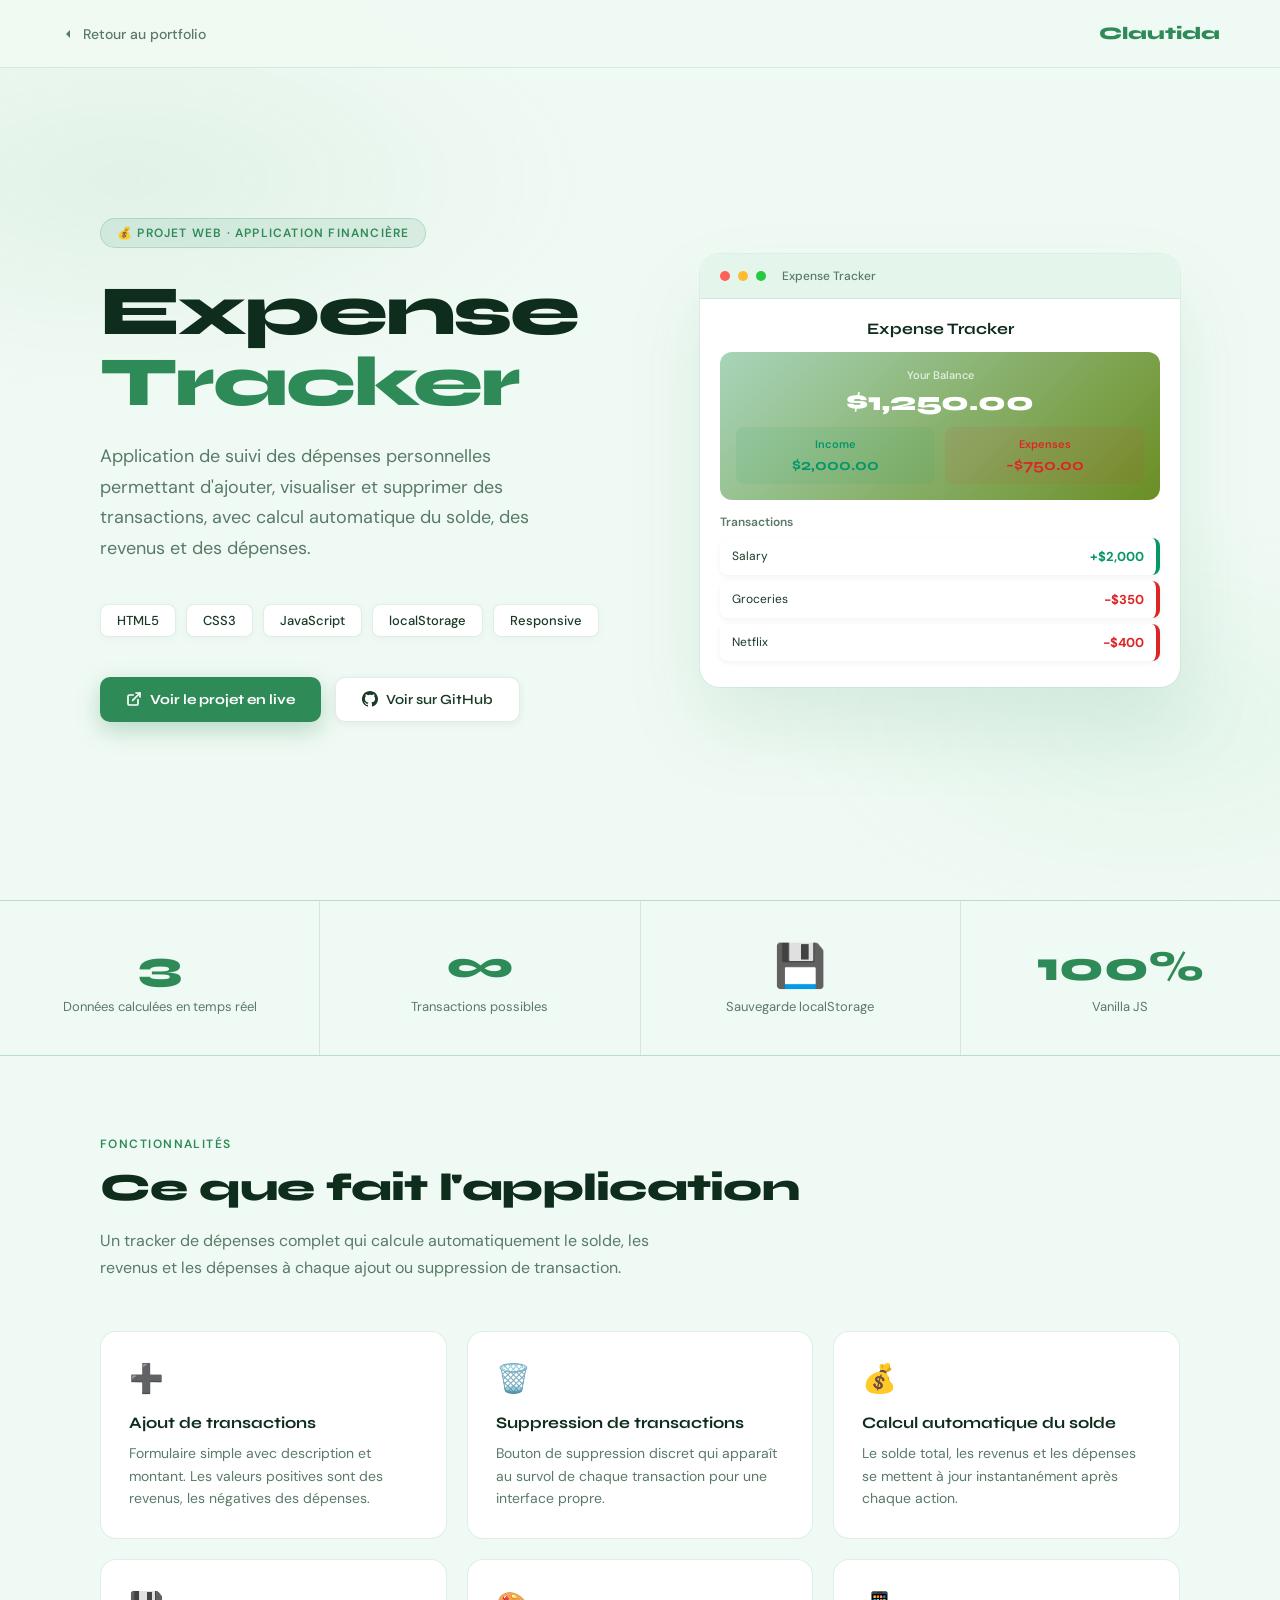
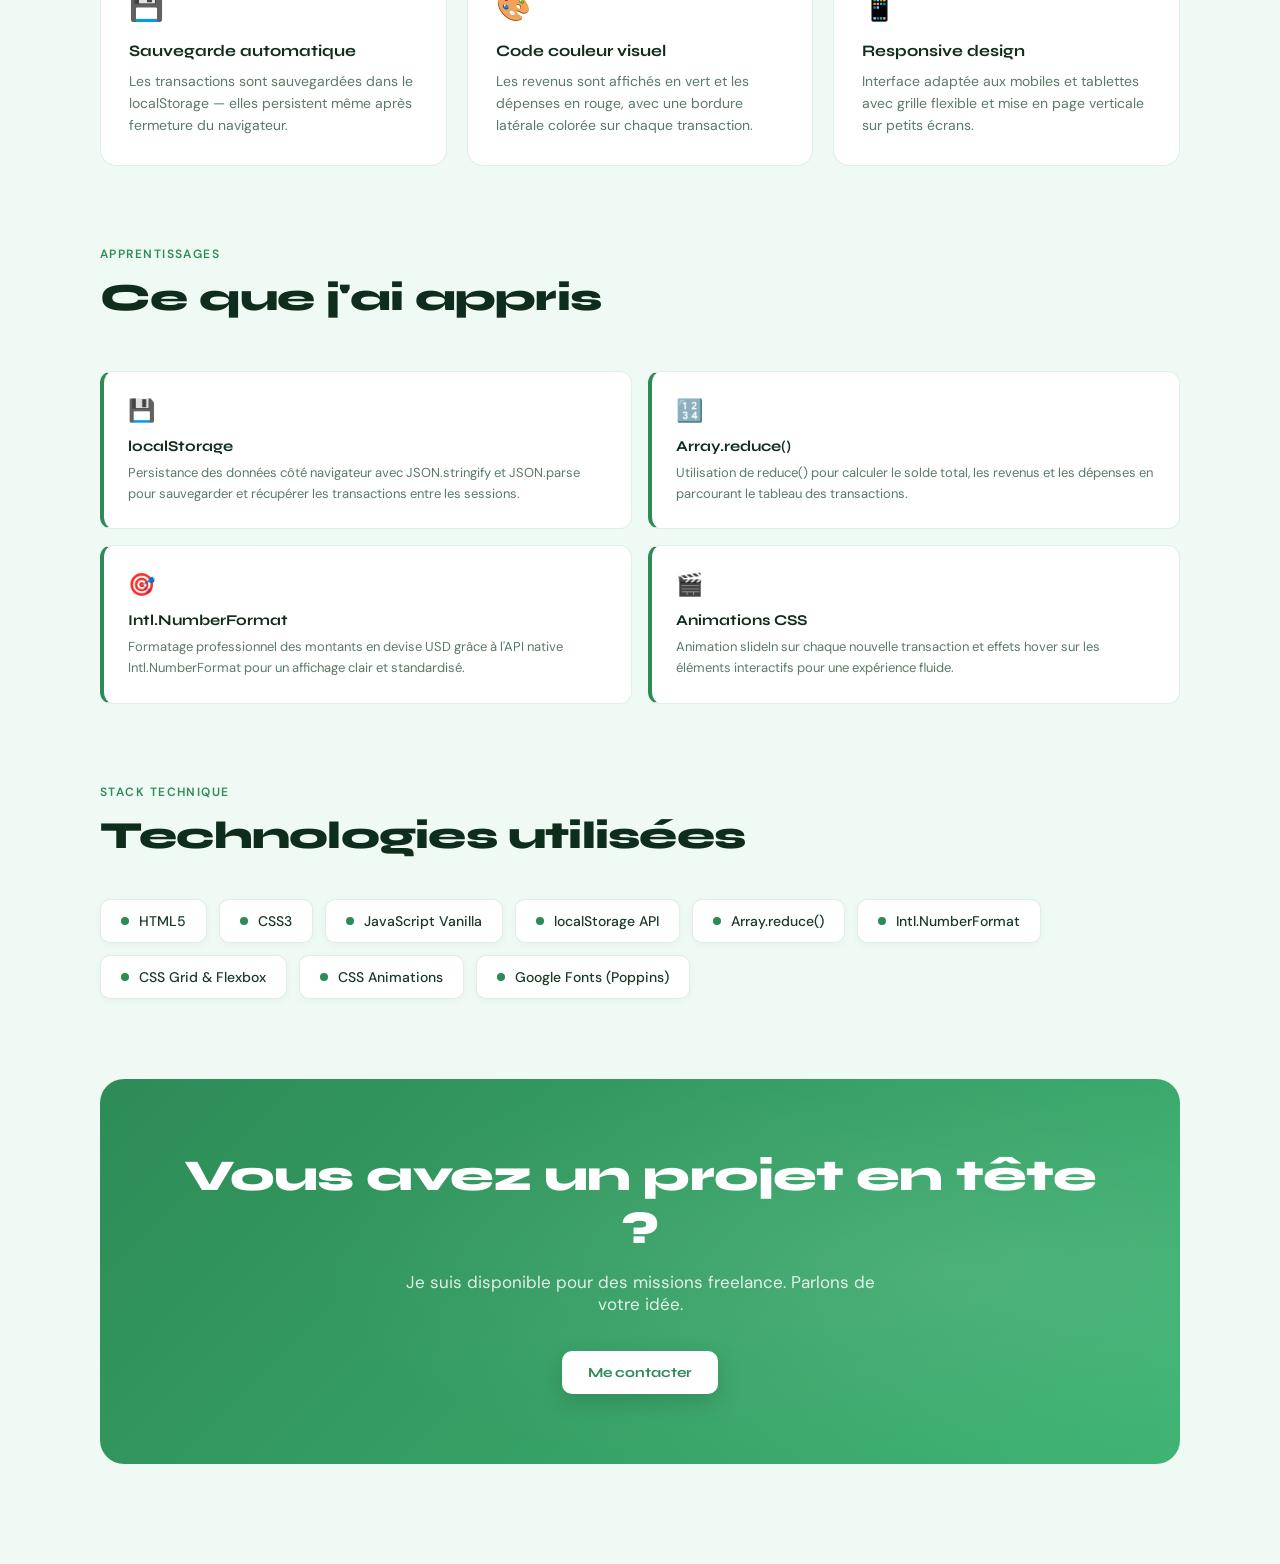
<file: expense-tracker.html>
<!DOCTYPE html>
<html lang="fr">
<head>
  <meta charset="UTF-8">
  <meta name="viewport" content="width=device-width, initial-scale=1.0">
  <title>Expense Tracker — Clautida</title>
  <link href="https://fonts.googleapis.com/css2?family=Syne:wght@400;500;600;700;800&family=DM+Sans:ital,wght@0,300;0,400;0,500;1,300&display=swap" rel="stylesheet">
  <style>
    *, *::before, *::after { box-sizing: border-box; margin: 0; padding: 0; }

    :root {
      --bg: #f0faf4;
      --bg2: #e4f5ec;
      --accent: #2e8b57;
      --accent2: #3cb371;
      --accent-light: rgba(46,139,87,0.1);
      --dark: #0f2d1c;
      --text: #1a3a28;
      --muted: #5a7a68;
      --border: rgba(46,139,87,0.15);
      --card: #ffffff;
      --income: #059669;
      --expense: #dc2626;
    }

    html { scroll-behavior: smooth; }

    body {
      font-family: 'DM Sans', sans-serif;
      background: var(--bg);
      color: var(--text);
      overflow-x: hidden;
    }

    body::before {
      content: '';
      position: fixed; inset: 0; z-index: 0;
      background:
        radial-gradient(ellipse 60% 40% at 10% 20%, rgba(46,139,87,0.07) 0%, transparent 60%),
        radial-gradient(ellipse 50% 40% at 90% 80%, rgba(60,179,113,0.06) 0%, transparent 60%);
      pointer-events: none;
    }

    /* ── NAV ── */
    nav {
      position: fixed; top: 0; left: 0; right: 0;
      height: 68px; z-index: 100;
      display: flex; align-items: center; justify-content: space-between;
      padding: 0 60px;
      background: rgba(240,250,244,0.92);
      backdrop-filter: blur(16px);
      border-bottom: 1px solid var(--border);
    }

    .nav-logo {
      font-family: 'Syne', sans-serif;
      font-size: 1.1rem; font-weight: 800;
      color: var(--accent);
      text-decoration: none;
    }

    .nav-back {
      display: flex; align-items: center; gap: 7px;
      font-size: 14px; color: var(--muted);
      text-decoration: none; font-weight: 500;
      transition: color 0.2s;
    }

    .nav-back:hover { color: var(--accent); }
    .nav-back svg { width: 16px; height: 16px; fill: currentColor; }

    /* ── HERO ── */
    .hero {
      position: relative; z-index: 1;
      min-height: 100vh;
      display: flex; align-items: center;
      padding: 120px 100px 80px;
      gap: 80px;
    }

    .hero-left { flex: 1; }

    .hero-tag {
      display: inline-flex; align-items: center; gap: 8px;
      background: var(--accent-light);
      border: 1px solid rgba(46,139,87,0.2);
      color: var(--accent);
      font-size: 12px; font-weight: 600;
      letter-spacing: 0.1em; text-transform: uppercase;
      padding: 6px 16px; border-radius: 20px;
      margin-bottom: 28px;
      animation: fadeUp 0.6s both;
    }

    .hero h1 {
      font-family: 'Syne', sans-serif;
      font-size: clamp(42px, 5.5vw, 72px);
      font-weight: 800; line-height: 1.0;
      letter-spacing: -0.03em;
      color: var(--dark);
      margin-bottom: 24px;
      animation: fadeUp 0.6s 0.1s both;
    }

    .hero h1 .accent { color: var(--accent); }

    .hero-desc {
      font-size: 18px; line-height: 1.7;
      color: var(--muted); max-width: 480px;
      margin-bottom: 40px;
      animation: fadeUp 0.6s 0.2s both;
    }

    .hero-badges {
      display: flex; flex-wrap: wrap; gap: 10px;
      margin-bottom: 40px;
      animation: fadeUp 0.6s 0.25s both;
    }

    .badge {
      background: white;
      border: 1px solid var(--border);
      border-radius: 8px; padding: 7px 16px;
      font-size: 13px; font-weight: 500;
      color: var(--text);
      box-shadow: 0 2px 8px rgba(46,139,87,0.06);
    }

    .hero-actions {
      display: flex; gap: 14px; flex-wrap: wrap;
      animation: fadeUp 0.6s 0.3s both;
    }

    .btn-primary {
      display: inline-flex; align-items: center; gap: 8px;
      background: var(--accent); color: white;
      font-family: 'Syne', sans-serif;
      font-weight: 700; font-size: 14px;
      padding: 13px 26px; border-radius: 10px;
      text-decoration: none; border: none; cursor: pointer;
      transition: transform 0.2s, box-shadow 0.2s, background 0.2s;
      box-shadow: 0 8px 24px rgba(46,139,87,0.3);
    }

    .btn-primary:hover {
      background: #256b44;
      transform: translateY(-2px);
      box-shadow: 0 12px 32px rgba(46,139,87,0.4);
    }

    .btn-primary svg { width: 16px; height: 16px; }

    .btn-secondary {
      display: inline-flex; align-items: center; gap: 8px;
      background: white; border: 1px solid var(--border);
      color: var(--text);
      font-family: 'Syne', sans-serif;
      font-weight: 600; font-size: 14px;
      padding: 13px 26px; border-radius: 10px;
      text-decoration: none; cursor: pointer;
      transition: all 0.2s;
      box-shadow: 0 2px 8px rgba(0,0,0,0.06);
    }

    .btn-secondary:hover {
      border-color: var(--accent);
      transform: translateY(-2px);
      box-shadow: 0 8px 24px rgba(0,0,0,0.1);
    }

    .btn-secondary svg { width: 16px; height: 16px; fill: currentColor; }

    /* ── HERO RIGHT — App mockup ── */
    .hero-right {
      flex: 1; max-width: 480px;
      animation: fadeUp 0.6s 0.15s both;
    }

    .app-mockup {
      background: white;
      border-radius: 20px;
      overflow: hidden;
      box-shadow: 0 40px 80px rgba(46,139,87,0.12), 0 0 0 1px rgba(46,139,87,0.08);
    }

    .mockup-header {
      background: var(--bg2);
      border-bottom: 1px solid var(--border);
      padding: 14px 20px;
      display: flex; align-items: center; gap: 8px;
    }

    .mockup-dot { width: 10px; height: 10px; border-radius: 50%; }

    .mockup-title {
      font-size: 12px; color: var(--muted);
      font-weight: 500; margin-left: 8px;
    }

    .mockup-body { padding: 20px; }

    .mockup-app-title {
      font-family: 'Syne', sans-serif;
      font-size: 16px; font-weight: 700;
      text-align: center; color: var(--dark);
      margin-bottom: 14px;
    }

    .mockup-balance {
      background: linear-gradient(135deg, #a8d5ba, #6b8e23);
      border-radius: 12px; padding: 16px;
      text-align: center; margin-bottom: 14px;
    }

    .mockup-balance-label {
      font-size: 11px; color: rgba(255,255,255,0.8);
      font-weight: 500; margin-bottom: 4px;
    }

    .mockup-balance-amount {
      font-family: 'Syne', sans-serif;
      font-size: 26px; font-weight: 800;
      color: white;
    }

    .mockup-summary {
      display: grid; grid-template-columns: 1fr 1fr;
      gap: 10px; margin-top: 10px;
    }

    .mockup-income {
      background: rgba(5,150,105,0.08);
      border-radius: 8px; padding: 10px;
    }

    .mockup-expense {
      background: rgba(220,38,38,0.08);
      border-radius: 8px; padding: 10px;
    }

    .mockup-summary-label {
      font-size: 11px; font-weight: 600;
      margin-bottom: 4px;
    }

    .mockup-income .mockup-summary-label { color: var(--income); }
    .mockup-expense .mockup-summary-label { color: var(--expense); }

    .mockup-summary-amount {
      font-family: 'Syne', sans-serif;
      font-size: 16px; font-weight: 700;
    }

    .mockup-income .mockup-summary-amount { color: var(--income); }
    .mockup-expense .mockup-summary-amount { color: var(--expense); }

    .mockup-transactions {
      margin-top: 14px;
    }

    .mockup-tx-title {
      font-size: 12px; font-weight: 600;
      color: var(--muted); margin-bottom: 8px;
    }

    .mockup-tx {
      display: flex; justify-content: space-between; align-items: center;
      padding: 10px 12px;
      border-radius: 8px; margin-bottom: 6px;
      border-right: 4px solid;
      background: white;
      box-shadow: 0 2px 6px rgba(0,0,0,0.05);
      font-size: 12px;
    }

    .mockup-tx.income { border-right-color: var(--income); }
    .mockup-tx.expense { border-right-color: var(--expense); }

    .mockup-tx-amount { font-weight: 700; font-size: 13px; }
    .mockup-tx.income .mockup-tx-amount { color: var(--income); }
    .mockup-tx.expense .mockup-tx-amount { color: var(--expense); }

    /* ── STATS ── */
    .stats {
      position: relative; z-index: 1;
      display: grid; grid-template-columns: repeat(4, 1fr);
      gap: 1px;
      background: var(--border);
      border-top: 1px solid var(--border);
      border-bottom: 1px solid var(--border);
      margin-bottom: 80px;
    }

    .stat { background: var(--bg); padding: 40px 20px; text-align: center; }

    .stat-num {
      font-family: 'Syne', sans-serif;
      font-size: 42px; font-weight: 800;
      color: var(--accent); margin-bottom: 6px;
    }

    .stat-lbl { font-size: 13px; color: var(--muted); }

    /* ── SECTIONS ── */
    .section {
      position: relative; z-index: 1;
      padding: 0 100px 80px;
    }

    .section-label {
      font-size: 12px; font-weight: 600;
      letter-spacing: 0.12em; text-transform: uppercase;
      color: var(--accent); margin-bottom: 12px;
    }

    .section-title {
      font-family: 'Syne', sans-serif;
      font-size: clamp(28px, 3vw, 42px);
      font-weight: 800; letter-spacing: -0.02em;
      color: var(--dark); margin-bottom: 16px;
    }

    .section-desc {
      font-size: 16px; color: var(--muted);
      max-width: 600px; line-height: 1.7;
      margin-bottom: 50px;
    }

    /* ── FEATURES ── */
    .features-grid {
      display: grid; grid-template-columns: repeat(3, 1fr);
      gap: 20px;
    }

    .feature-card {
      background: white; border: 1px solid var(--border);
      border-radius: 16px; padding: 28px;
      transition: transform 0.2s, box-shadow 0.2s, border-color 0.2s;
    }

    .feature-card:hover {
      transform: translateY(-4px);
      box-shadow: 0 16px 40px rgba(46,139,87,0.1);
      border-color: rgba(46,139,87,0.3);
    }

    .feature-icon { font-size: 28px; margin-bottom: 16px; }

    .feature-title {
      font-family: 'Syne', sans-serif;
      font-size: 16px; font-weight: 700;
      color: var(--dark); margin-bottom: 10px;
    }

    .feature-desc { font-size: 14px; color: var(--muted); line-height: 1.6; }

    /* ── APPRENTISSAGES ── */
    .learn-grid {
      display: grid; grid-template-columns: 1fr 1fr;
      gap: 16px; margin-top: 50px;
    }

    .learn-item {
      background: white; border: 1px solid var(--border);
      border-left: 4px solid var(--accent);
      border-radius: 12px; padding: 24px;
      transition: box-shadow 0.2s;
    }

    .learn-item:hover { box-shadow: 0 8px 24px rgba(46,139,87,0.08); }

    .learn-icon { font-size: 22px; margin-bottom: 12px; }

    .learn-item h4 {
      font-family: 'Syne', sans-serif;
      font-size: 15px; font-weight: 700;
      color: var(--dark); margin-bottom: 8px;
    }

    .learn-item p { font-size: 13px; color: var(--muted); line-height: 1.6; }

    /* ── STACK ── */
    .stack-pills {
      display: flex; flex-wrap: wrap; gap: 12px; margin-top: 40px;
    }

    .stack-pill {
      display: flex; align-items: center; gap: 10px;
      background: white; border: 1px solid var(--border);
      border-radius: 10px; padding: 12px 20px;
      font-size: 14px; font-weight: 500;
      box-shadow: 0 2px 8px rgba(0,0,0,0.04);
    }

    .stack-dot { width: 8px; height: 8px; border-radius: 50%; background: var(--accent); }

    /* ── CTA ── */
    .cta {
      position: relative; z-index: 1;
      margin: 0 100px 100px;
      background: linear-gradient(135deg, var(--accent), var(--accent2));
      border-radius: 24px; padding: 70px;
      text-align: center; overflow: hidden;
    }

    .cta::before {
      content: '';
      position: absolute; inset: 0;
      background: radial-gradient(ellipse 60% 60% at 80% 50%, rgba(255,255,255,0.1), transparent);
    }

    .cta h2 {
      font-family: 'Syne', sans-serif;
      font-size: clamp(28px, 4vw, 44px);
      font-weight: 800; color: white;
      letter-spacing: -0.02em; margin-bottom: 16px;
      position: relative; z-index: 1;
    }

    .cta p {
      font-size: 17px; color: rgba(255,255,255,0.85);
      margin-bottom: 36px; max-width: 500px;
      margin-left: auto; margin-right: auto;
      position: relative; z-index: 1;
    }

    .btn-white {
      display: inline-flex; align-items: center; gap: 8px;
      background: white; color: var(--accent);
      font-family: 'Syne', sans-serif;
      font-weight: 700; font-size: 14px;
      padding: 13px 26px; border-radius: 10px;
      text-decoration: none;
      transition: transform 0.2s, box-shadow 0.2s;
      box-shadow: 0 8px 24px rgba(0,0,0,0.15);
      position: relative; z-index: 1;
    }

    .btn-white:hover {
      transform: translateY(-2px);
      box-shadow: 0 12px 32px rgba(0,0,0,0.2);
    }

    /* ── ANIMATIONS ── */
    @keyframes fadeUp {
      from { opacity: 0; transform: translateY(24px); }
      to   { opacity: 1; transform: translateY(0); }
    }

    .reveal {
      opacity: 0; transform: translateY(24px);
      transition: opacity 0.6s ease, transform 0.6s ease;
    }

    .reveal.visible { opacity: 1; transform: translateY(0); }

    /* ── RESPONSIVE ── */
    @media (max-width: 900px) {
      nav { padding: 0 20px; }
      .hero { flex-direction: column; padding: 100px 24px 60px; gap: 40px; }
      .hero-right { max-width: 100%; }
      .stats { grid-template-columns: 1fr 1fr; }
      .section { padding: 0 24px 60px; }
      .features-grid { grid-template-columns: 1fr; }
      .learn-grid { grid-template-columns: 1fr; }
      .cta { margin: 0 24px 60px; padding: 40px 24px; }
    }
  </style>
</head>
<body>

  <!-- NAV -->
  <nav>
    <a href="index.html#Portfolio" class="nav-back">
      <svg viewBox="0 0 24 24"><path d="M15 18l-6-6 6-6"/></svg>
      Retour au portfolio
    </a>
    <a href="index.html" class="nav-logo">Clautida</a>
  </nav>

  <!-- HERO -->
  <div class="hero">
    <div class="hero-left">
      <div class="hero-tag">💰 Projet web · Application financière</div>
      <h1>Expense<br><span class="accent">Tracker</span></h1>
      <p class="hero-desc">
        Application de suivi des dépenses personnelles permettant
        d'ajouter, visualiser et supprimer des transactions,
        avec calcul automatique du solde, des revenus et des dépenses.
      </p>
      <div class="hero-badges">
        <span class="badge">HTML5</span>
        <span class="badge">CSS3</span>
        <span class="badge">JavaScript</span>
        <span class="badge">localStorage</span>
        <span class="badge">Responsive</span>
      </div>
      <div class="hero-actions">
        <a href="https://clautida123-beep.github.io/expense-traquer/" target="_blank" class="btn-primary">
          <svg viewBox="0 0 24 24" fill="none" stroke="currentColor" stroke-width="2.5" stroke-linecap="round" stroke-linejoin="round"><path d="M18 13v6a2 2 0 01-2 2H5a2 2 0 01-2-2V8a2 2 0 012-2h6"/><polyline points="15 3 21 3 21 9"/><line x1="10" y1="14" x2="21" y2="3"/></svg>
          Voir le projet en live
        </a>
        <a href="https://github.com/clautida123-beep/expense-traquer" target="_blank" class="btn-secondary">
          <svg viewBox="0 0 24 24"><path d="M12 0C5.37 0 0 5.37 0 12c0 5.3 3.44 9.8 8.2 11.37.6.1.82-.26.82-.58v-2.03c-3.34.72-4.04-1.61-4.04-1.61-.54-1.38-1.33-1.75-1.33-1.75-1.08-.74.08-.72.08-.72 1.2.08 1.83 1.23 1.83 1.23 1.06 1.82 2.8 1.3 3.48.99.1-.77.41-1.3.75-1.6-2.67-.3-5.47-1.33-5.47-5.93 0-1.31.47-2.38 1.24-3.22-.14-.3-.54-1.52.1-3.18 0 0 1.01-.32 3.3 1.23a11.5 11.5 0 0 1 3-.4c1.02 0 2.04.13 3 .4 2.28-1.55 3.29-1.23 3.29-1.23.64 1.66.24 2.88.12 3.18.77.84 1.23 1.91 1.23 3.22 0 4.61-2.81 5.63-5.48 5.92.43.37.81 1.1.81 2.22v3.29c0 .32.22.69.83.57C20.57 21.8 24 17.3 24 12c0-6.63-5.37-12-12-12z"/></svg>
          Voir sur GitHub
        </a>
      </div>
    </div>

    <div class="hero-right">
      <div class="app-mockup">
        <div class="mockup-header">
          <div class="mockup-dot" style="background:#ff5f57"></div>
          <div class="mockup-dot" style="background:#febc2e"></div>
          <div class="mockup-dot" style="background:#28c840"></div>
          <span class="mockup-title">Expense Tracker</span>
        </div>
        <div class="mockup-body">
          <div class="mockup-app-title">Expense Tracker</div>
          <div class="mockup-balance">
            <div class="mockup-balance-label">Your Balance</div>
            <div class="mockup-balance-amount">$1,250.00</div>
            <div class="mockup-summary">
              <div class="mockup-income">
                <div class="mockup-summary-label">Income</div>
                <div class="mockup-summary-amount">$2,000.00</div>
              </div>
              <div class="mockup-expense">
                <div class="mockup-summary-label">Expenses</div>
                <div class="mockup-summary-amount">-$750.00</div>
              </div>
            </div>
          </div>
          <div class="mockup-transactions">
            <div class="mockup-tx-title">Transactions</div>
            <div class="mockup-tx income">
              <span>Salary</span>
              <span class="mockup-tx-amount">+$2,000</span>
            </div>
            <div class="mockup-tx expense">
              <span>Groceries</span>
              <span class="mockup-tx-amount">-$350</span>
            </div>
            <div class="mockup-tx expense">
              <span>Netflix</span>
              <span class="mockup-tx-amount">-$400</span>
            </div>
          </div>
        </div>
      </div>
    </div>
  </div>

  <!-- STATS -->
  <div class="stats reveal">
    <div class="stat">
      <div class="stat-num">3</div>
      <div class="stat-lbl">Données calculées en temps réel</div>
    </div>
    <div class="stat">
      <div class="stat-num">∞</div>
      <div class="stat-lbl">Transactions possibles</div>
    </div>
    <div class="stat">
      <div class="stat-num">💾</div>
      <div class="stat-lbl">Sauvegarde localStorage</div>
    </div>
    <div class="stat">
      <div class="stat-num">100%</div>
      <div class="stat-lbl">Vanilla JS</div>
    </div>
  </div>

  <!-- FONCTIONNALITÉS -->
  <div class="section reveal">
    <p class="section-label">Fonctionnalités</p>
    <h2 class="section-title">Ce que fait l'application</h2>
    <p class="section-desc">
      Un tracker de dépenses complet qui calcule automatiquement
      le solde, les revenus et les dépenses à chaque ajout ou
      suppression de transaction.
    </p>

    <div class="features-grid">
      <div class="feature-card">
        <div class="feature-icon">➕</div>
        <div class="feature-title">Ajout de transactions</div>
        <p class="feature-desc">Formulaire simple avec description et montant. Les valeurs positives sont des revenus, les négatives des dépenses.</p>
      </div>
      <div class="feature-card">
        <div class="feature-icon">🗑️</div>
        <div class="feature-title">Suppression de transactions</div>
        <p class="feature-desc">Bouton de suppression discret qui apparaît au survol de chaque transaction pour une interface propre.</p>
      </div>
      <div class="feature-card">
        <div class="feature-icon">💰</div>
        <div class="feature-title">Calcul automatique du solde</div>
        <p class="feature-desc">Le solde total, les revenus et les dépenses se mettent à jour instantanément après chaque action.</p>
      </div>
      <div class="feature-card">
        <div class="feature-icon">💾</div>
        <div class="feature-title">Sauvegarde automatique</div>
        <p class="feature-desc">Les transactions sont sauvegardées dans le localStorage — elles persistent même après fermeture du navigateur.</p>
      </div>
      <div class="feature-card">
        <div class="feature-icon">🎨</div>
        <div class="feature-title">Code couleur visuel</div>
        <p class="feature-desc">Les revenus sont affichés en vert et les dépenses en rouge, avec une bordure latérale colorée sur chaque transaction.</p>
      </div>
      <div class="feature-card">
        <div class="feature-icon">📱</div>
        <div class="feature-title">Responsive design</div>
        <p class="feature-desc">Interface adaptée aux mobiles et tablettes avec grille flexible et mise en page verticale sur petits écrans.</p>
      </div>
    </div>
  </div>

  <!-- APPRENTISSAGES -->
  <div class="section reveal">
    <p class="section-label">Apprentissages</p>
    <h2 class="section-title">Ce que j'ai appris</h2>

    <div class="learn-grid">
      <div class="learn-item">
        <div class="learn-icon">💾</div>
        <h4>localStorage</h4>
        <p>Persistance des données côté navigateur avec JSON.stringify et JSON.parse pour sauvegarder et récupérer les transactions entre les sessions.</p>
      </div>
      <div class="learn-item">
        <div class="learn-icon">🔢</div>
        <h4>Array.reduce()</h4>
        <p>Utilisation de reduce() pour calculer le solde total, les revenus et les dépenses en parcourant le tableau des transactions.</p>
      </div>
      <div class="learn-item">
        <div class="learn-icon">🎯</div>
        <h4>Intl.NumberFormat</h4>
        <p>Formatage professionnel des montants en devise USD grâce à l'API native Intl.NumberFormat pour un affichage clair et standardisé.</p>
      </div>
      <div class="learn-item">
        <div class="learn-icon">🎬</div>
        <h4>Animations CSS</h4>
        <p>Animation slideIn sur chaque nouvelle transaction et effets hover sur les éléments interactifs pour une expérience fluide.</p>
      </div>
    </div>
  </div>

  <!-- STACK -->
  <div class="section reveal">
    <p class="section-label">Stack technique</p>
    <h2 class="section-title">Technologies utilisées</h2>

    <div class="stack-pills">
      <div class="stack-pill"><span class="stack-dot"></span> HTML5</div>
      <div class="stack-pill"><span class="stack-dot"></span> CSS3</div>
      <div class="stack-pill"><span class="stack-dot"></span> JavaScript Vanilla</div>
      <div class="stack-pill"><span class="stack-dot"></span> localStorage API</div>
      <div class="stack-pill"><span class="stack-dot"></span> Array.reduce()</div>
      <div class="stack-pill"><span class="stack-dot"></span> Intl.NumberFormat</div>
      <div class="stack-pill"><span class="stack-dot"></span> CSS Grid & Flexbox</div>
      <div class="stack-pill"><span class="stack-dot"></span> CSS Animations</div>
      <div class="stack-pill"><span class="stack-dot"></span> Google Fonts (Poppins)</div>
    </div>
  </div>

  <!-- CTA -->
  <div class="cta reveal">
    <h2>Vous avez un projet en tête ?</h2>
    <p>Je suis disponible pour des missions freelance. Parlons de votre idée.</p>
    <a href="index.html#Contact" class="btn-white">Me contacter</a>
  </div>

  <script>
    const observer = new IntersectionObserver((entries) => {
      entries.forEach(entry => {
        if (entry.isIntersecting) entry.target.classList.add('visible');
      });
    }, { threshold: 0.08 });

    document.querySelectorAll('.reveal').forEach(el => observer.observe(el));
  </script>

</body>
</html>
</file>
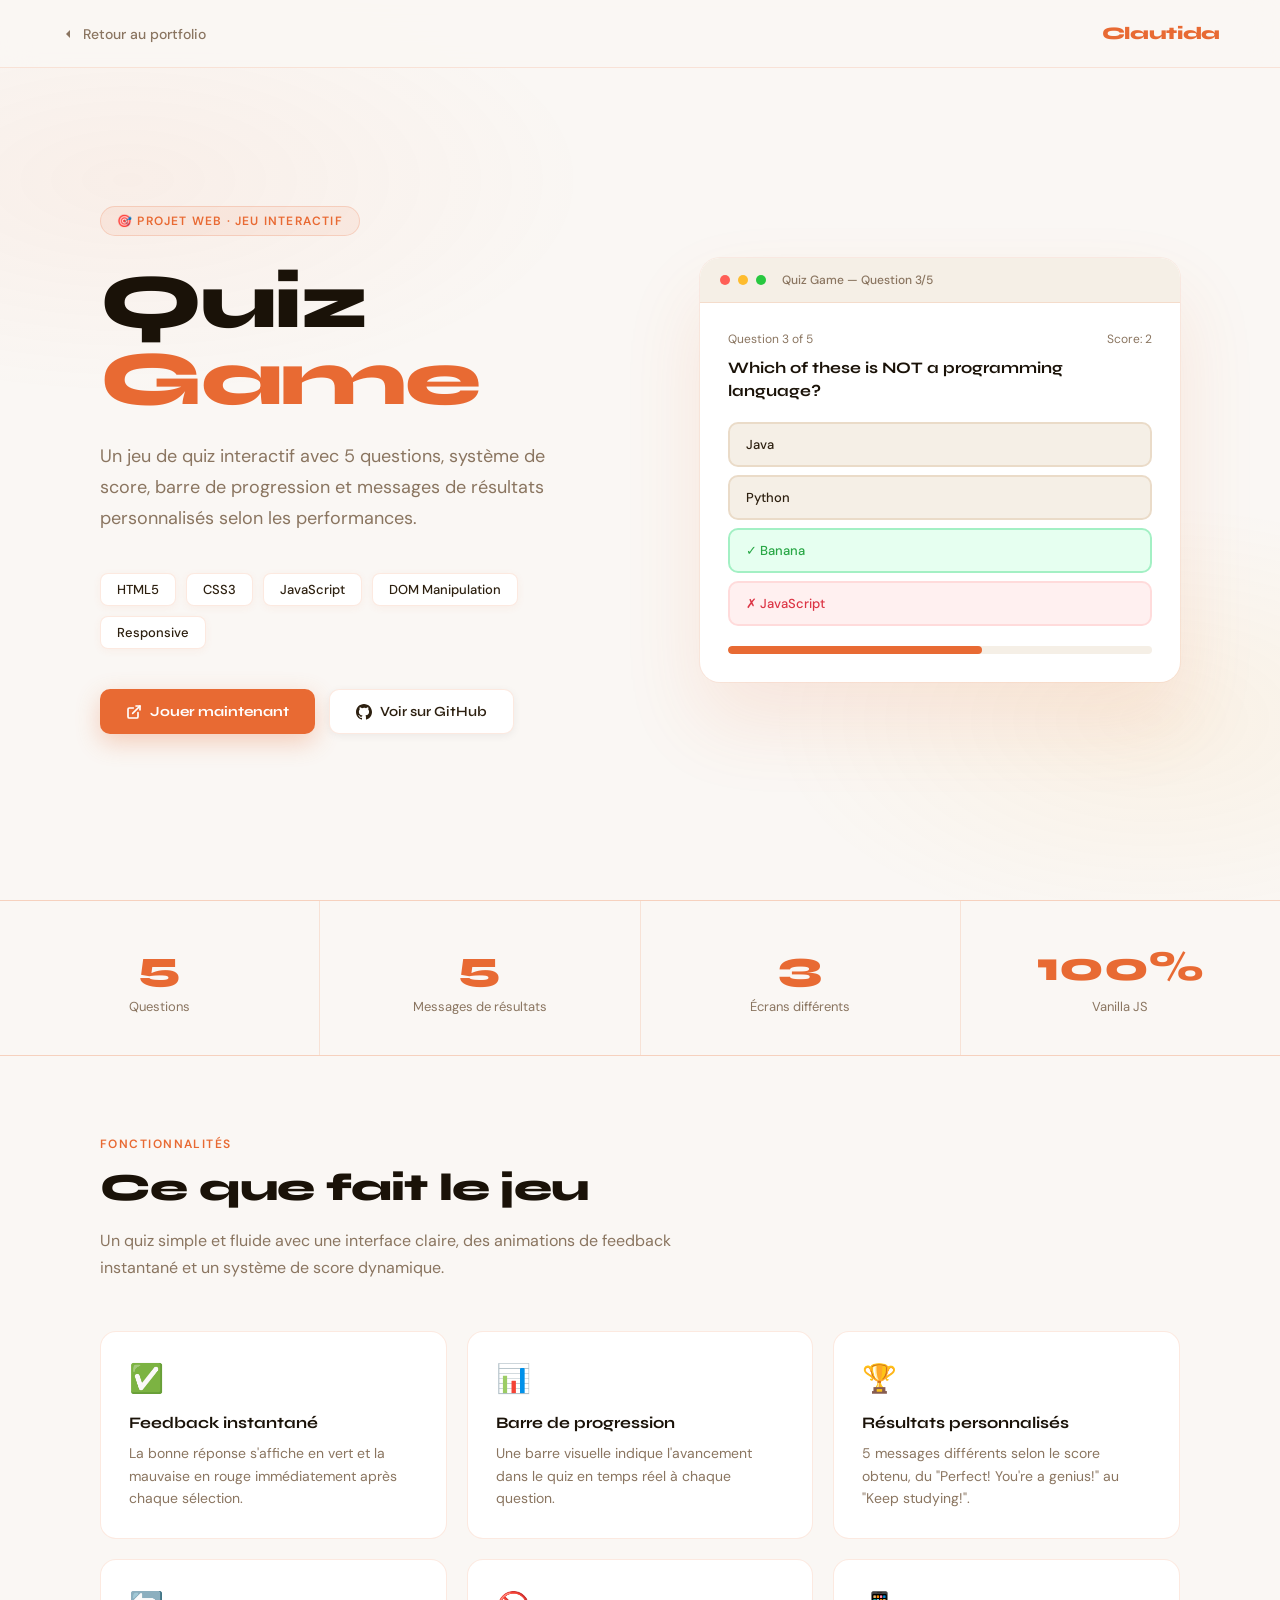
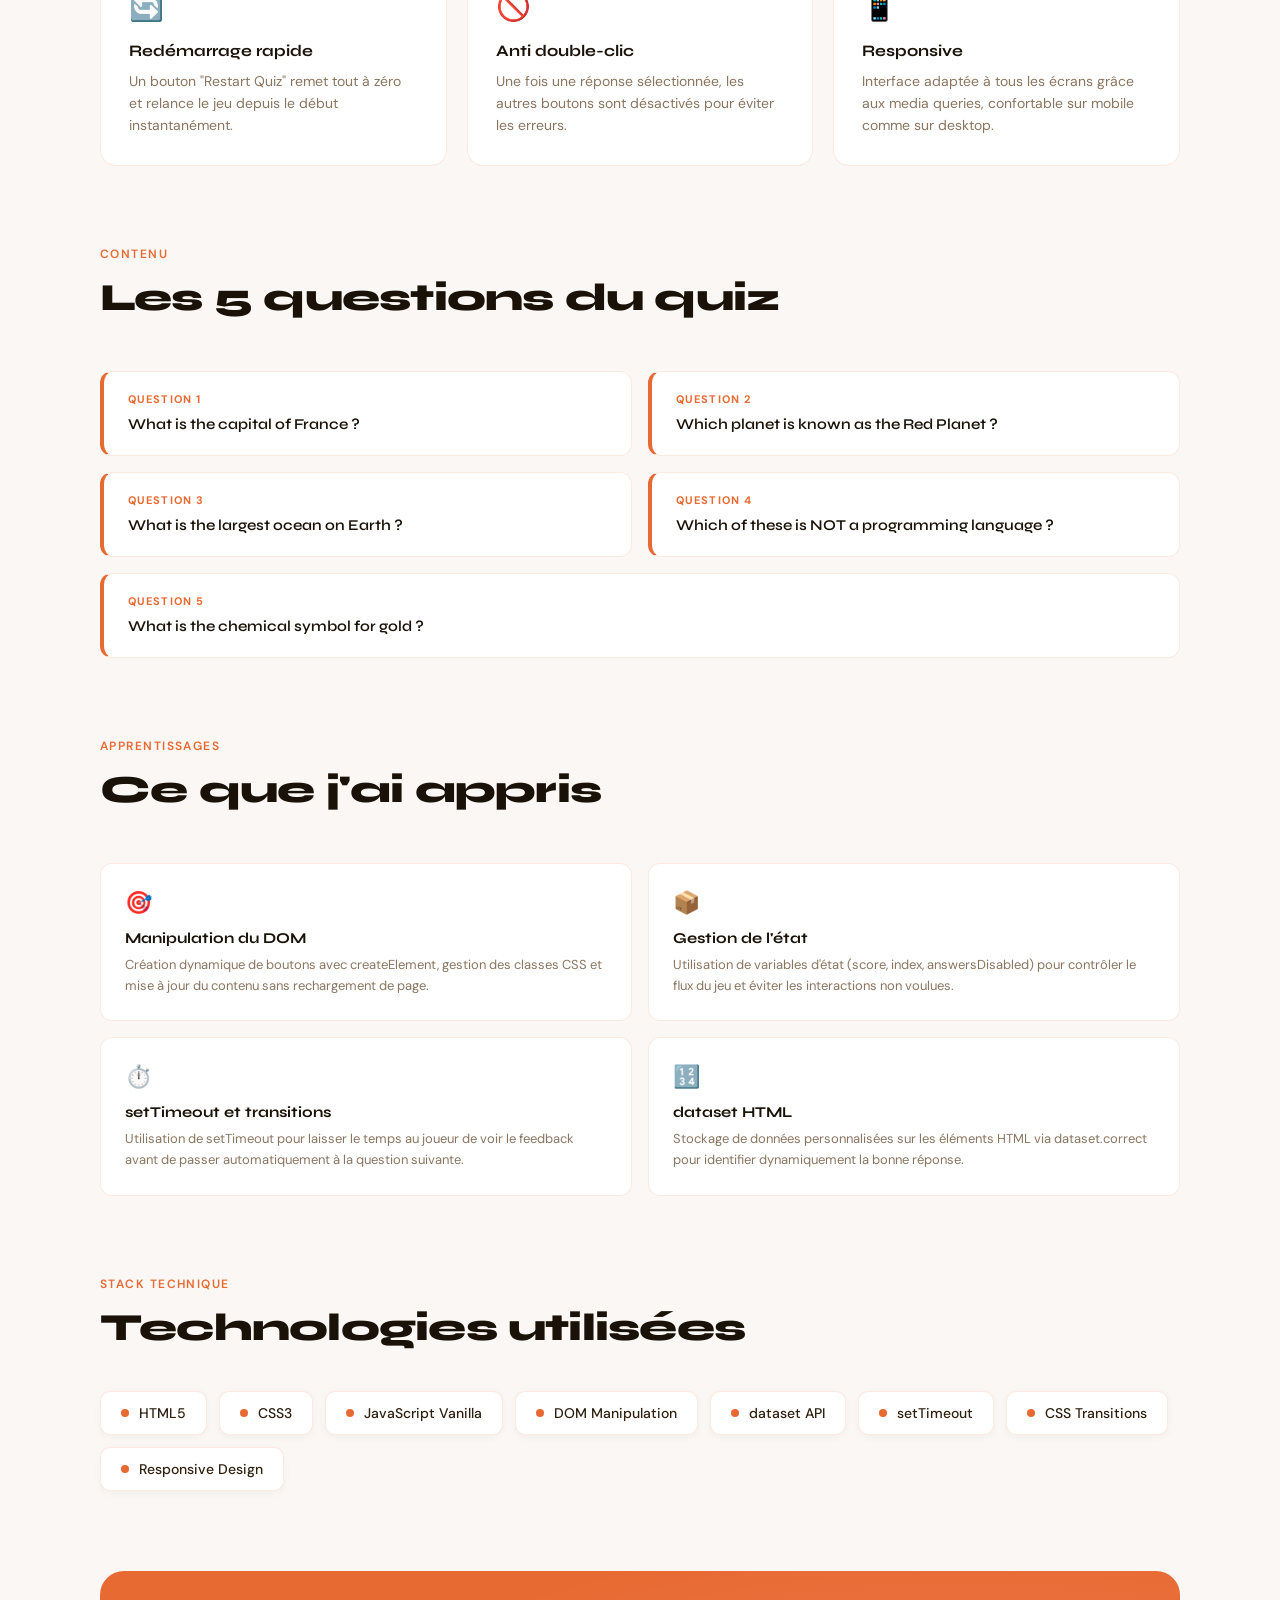
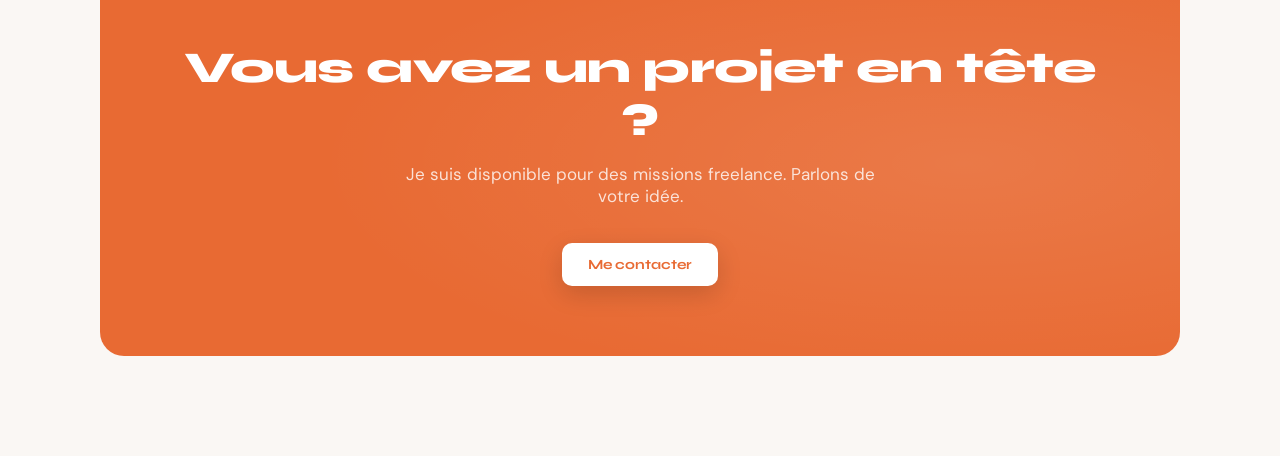
<file: quiz-game.html>
<!DOCTYPE html>
<html lang="fr">
<head>
  <meta charset="UTF-8">
  <meta name="viewport" content="width=device-width, initial-scale=1.0">
  <title>Quiz Game — Clautida</title>
  <link rel="icon" type="image/png" href="photos/logo3.png">
  <link href="https://fonts.googleapis.com/css2?family=Syne:wght@400;500;600;700;800&family=DM+Sans:ital,wght@0,300;0,400;0,500;1,300&display=swap" rel="stylesheet">
  <style>
    *, *::before, *::after { box-sizing: border-box; margin: 0; padding: 0; }

    :root {
      --bg: #faf7f4;
      --bg2: #f5efe6;
      --accent: #e86a33;
      --accent2: #f5a623;
      --dark: #1a1208;
      --text: #2d2010;
      --muted: #8a7560;
      --border: rgba(232, 106, 51, 0.15);
      --card: #ffffff;
      --success: #28a745;
      --error: #dc3545;
    }

    html { scroll-behavior: smooth; }

    body {
      font-family: 'DM Sans', sans-serif;
      background: var(--bg);
      color: var(--text);
      overflow-x: hidden;
    }

    /* ── BACKGROUND TEXTURE ── */
    body::before {
      content: '';
      position: fixed; inset: 0; z-index: 0;
      background:
        radial-gradient(ellipse 60% 40% at 10% 20%, rgba(232,106,51,0.06) 0%, transparent 60%),
        radial-gradient(ellipse 50% 40% at 90% 80%, rgba(245,166,35,0.07) 0%, transparent 60%);
      pointer-events: none;
    }

    /* ── NAV ── */
    nav {
      position: fixed; top: 0; left: 0; right: 0;
      height: 68px; z-index: 100;
      display: flex; align-items: center; justify-content: space-between;
      padding: 0 60px;
      background: rgba(250,247,244,0.92);
      backdrop-filter: blur(16px);
      border-bottom: 1px solid var(--border);
    }

    .nav-logo {
      font-family: 'Syne', sans-serif;
      font-size: 1.1rem; font-weight: 800;
      color: var(--accent);
      text-decoration: none;
      letter-spacing: -0.02em;
    }

    .nav-back {
      display: flex; align-items: center; gap: 7px;
      font-size: 14px; color: var(--muted);
      text-decoration: none; font-weight: 500;
      transition: color 0.2s;
    }

    .nav-back:hover { color: var(--accent); }

    .nav-back svg { width: 16px; height: 16px; fill: currentColor; }

    /* ── HERO ── */
    .hero {
      position: relative; z-index: 1;
      min-height: 100vh;
      display: flex; align-items: center;
      padding: 120px 100px 80px;
      gap: 80px;
    }

    .hero-left { flex: 1; }

    .hero-tag {
      display: inline-flex; align-items: center; gap: 8px;
      background: rgba(232,106,51,0.08);
      border: 1px solid rgba(232,106,51,0.2);
      color: var(--accent);
      font-size: 12px; font-weight: 600;
      letter-spacing: 0.1em; text-transform: uppercase;
      padding: 6px 16px; border-radius: 20px;
      margin-bottom: 28px;
      animation: fadeUp 0.6s both;
    }

    .hero h1 {
      font-family: 'Syne', sans-serif;
      font-size: clamp(48px, 6vw, 80px);
      font-weight: 800;
      line-height: 1.0;
      letter-spacing: -0.03em;
      margin-bottom: 24px;
      color: var(--dark);
      animation: fadeUp 0.6s 0.1s both;
    }

    .hero h1 .accent { color: var(--accent); }

    .hero-desc {
      font-size: 18px; line-height: 1.7;
      color: var(--muted); max-width: 480px;
      margin-bottom: 40px;
      animation: fadeUp 0.6s 0.2s both;
    }

    .hero-badges {
      display: flex; flex-wrap: wrap; gap: 10px;
      margin-bottom: 40px;
      animation: fadeUp 0.6s 0.25s both;
    }

    .badge {
      background: white;
      border: 1px solid var(--border);
      border-radius: 8px;
      padding: 7px 16px;
      font-size: 13px; font-weight: 500;
      color: var(--text);
      box-shadow: 0 2px 8px rgba(232,106,51,0.06);
    }

    .hero-actions {
      display: flex; gap: 14px; flex-wrap: wrap;
      animation: fadeUp 0.6s 0.3s both;
    }

    .btn-primary {
      display: inline-flex; align-items: center; gap: 8px;
      background: var(--accent);
      color: white;
      font-family: 'Syne', sans-serif;
      font-weight: 700; font-size: 14px;
      padding: 13px 26px; border-radius: 10px;
      text-decoration: none; border: none; cursor: pointer;
      transition: transform 0.2s, box-shadow 0.2s, background 0.2s;
      box-shadow: 0 8px 24px rgba(232,106,51,0.3);
    }

    .btn-primary:hover {
      background: #d45d28;
      transform: translateY(-2px);
      box-shadow: 0 12px 32px rgba(232,106,51,0.4);
    }

    .btn-primary svg { width: 16px; height: 16px; }

    .btn-secondary {
      display: inline-flex; align-items: center; gap: 8px;
      background: white;
      border: 1px solid var(--border);
      color: var(--text);
      font-family: 'Syne', sans-serif;
      font-weight: 600; font-size: 14px;
      padding: 13px 26px; border-radius: 10px;
      text-decoration: none; cursor: pointer;
      transition: all 0.2s;
      box-shadow: 0 2px 8px rgba(0,0,0,0.06);
    }

    .btn-secondary:hover {
      border-color: var(--accent);
      transform: translateY(-2px);
      box-shadow: 0 8px 24px rgba(0,0,0,0.1);
    }

    .btn-secondary svg { width: 16px; height: 16px; fill: currentColor; }

    /* ── HERO RIGHT — Quiz mockup ── */
    .hero-right {
      flex: 1; max-width: 480px;
      animation: fadeUp 0.6s 0.15s both;
    }

    .quiz-mockup {
      background: white;
      border-radius: 20px;
      overflow: hidden;
      box-shadow: 0 40px 80px rgba(232,106,51,0.12), 0 0 0 1px rgba(232,106,51,0.08);
    }

    .mockup-header {
      background: var(--bg2);
      border-bottom: 1px solid var(--border);
      padding: 14px 20px;
      display: flex; align-items: center; gap: 8px;
    }

    .mockup-dot { width: 10px; height: 10px; border-radius: 50%; }

    .mockup-title {
      font-size: 12px; color: var(--muted);
      font-weight: 500; margin-left: 8px;
    }

    .mockup-body { padding: 28px; }

    .mockup-question {
      font-family: 'Syne', sans-serif;
      font-size: 16px; font-weight: 700;
      color: var(--dark);
      margin-bottom: 20px;
      line-height: 1.4;
    }

    .mockup-answers {
      display: flex; flex-direction: column; gap: 8px;
      margin-bottom: 20px;
    }

    .mockup-answer {
      background: var(--bg2);
      border: 2px solid #eadbc8;
      border-radius: 10px;
      padding: 12px 16px;
      font-size: 13px; color: var(--text);
      font-weight: 500;
    }

    .mockup-answer.correct {
      background: #e6fff0;
      border-color: #a3f0c4;
      color: var(--success);
    }

    .mockup-answer.incorrect {
      background: #fff0f0;
      border-color: #ffdbdb;
      color: var(--error);
    }

    .mockup-progress {
      height: 8px;
      background: var(--bg2);
      border-radius: 4px;
      overflow: hidden;
    }

    .mockup-progress-fill {
      height: 100%;
      background: var(--accent);
      width: 60%;
      border-radius: 4px;
    }

    .mockup-info {
      display: flex; justify-content: space-between;
      font-size: 12px; color: var(--muted);
      margin-bottom: 10px;
    }

    /* ── STATS ── */
    .stats {
      position: relative; z-index: 1;
      display: grid; grid-template-columns: repeat(4, 1fr);
      gap: 1px;
      background: var(--border);
      border-top: 1px solid var(--border);
      border-bottom: 1px solid var(--border);
      margin-bottom: 80px;
    }

    .stat {
      background: var(--bg);
      padding: 40px 20px;
      text-align: center;
    }

    .stat-num {
      font-family: 'Syne', sans-serif;
      font-size: 42px; font-weight: 800;
      color: var(--accent);
      margin-bottom: 6px;
    }

    .stat-lbl { font-size: 13px; color: var(--muted); }

    /* ── SECTIONS ── */
    .section {
      position: relative; z-index: 1;
      padding: 0 100px 80px;
    }

    .section-label {
      font-size: 12px; font-weight: 600;
      letter-spacing: 0.12em; text-transform: uppercase;
      color: var(--accent); margin-bottom: 12px;
    }

    .section-title {
      font-family: 'Syne', sans-serif;
      font-size: clamp(28px, 3vw, 42px);
      font-weight: 800; letter-spacing: -0.02em;
      color: var(--dark);
      margin-bottom: 16px;
    }

    .section-desc {
      font-size: 16px; color: var(--muted);
      max-width: 600px; line-height: 1.7;
      margin-bottom: 50px;
    }

    /* ── FEATURES ── */
    .features-grid {
      display: grid;
      grid-template-columns: repeat(3, 1fr);
      gap: 20px;
    }

    .feature-card {
      background: white;
      border: 1px solid var(--border);
      border-radius: 16px;
      padding: 28px;
      transition: transform 0.2s, box-shadow 0.2s, border-color 0.2s;
    }

    .feature-card:hover {
      transform: translateY(-4px);
      box-shadow: 0 16px 40px rgba(232,106,51,0.1);
      border-color: rgba(232,106,51,0.3);
    }

    .feature-icon {
      font-size: 28px; margin-bottom: 16px;
    }

    .feature-title {
      font-family: 'Syne', sans-serif;
      font-size: 16px; font-weight: 700;
      color: var(--dark); margin-bottom: 10px;
    }

    .feature-desc { font-size: 14px; color: var(--muted); line-height: 1.6; }

    /* ── QUESTIONS PREVIEW ── */
    .questions-grid {
      display: grid;
      grid-template-columns: 1fr 1fr;
      gap: 16px;
      margin-top: 50px;
    }

    .question-card {
      background: white;
      border: 1px solid var(--border);
      border-left: 4px solid var(--accent);
      border-radius: 12px;
      padding: 20px 24px;
      transition: box-shadow 0.2s;
    }

    .question-card:hover {
      box-shadow: 0 8px 24px rgba(232,106,51,0.08);
    }

    .question-num {
      font-size: 11px; font-weight: 700;
      letter-spacing: 0.1em; text-transform: uppercase;
      color: var(--accent); margin-bottom: 8px;
    }

    .question-text {
      font-family: 'Syne', sans-serif;
      font-size: 15px; font-weight: 600;
      color: var(--dark); line-height: 1.4;
    }

    /* ── APPRENTISSAGES ── */
    .learn-grid {
      display: grid; grid-template-columns: 1fr 1fr;
      gap: 16px; margin-top: 50px;
    }

    .learn-item {
      background: white;
      border: 1px solid var(--border);
      border-radius: 12px;
      padding: 24px;
      transition: box-shadow 0.2s;
    }

    .learn-item:hover { box-shadow: 0 8px 24px rgba(232,106,51,0.08); }

    .learn-icon { font-size: 22px; margin-bottom: 12px; }

    .learn-item h4 {
      font-family: 'Syne', sans-serif;
      font-size: 15px; font-weight: 700;
      color: var(--dark); margin-bottom: 8px;
    }

    .learn-item p { font-size: 13px; color: var(--muted); line-height: 1.6; }

    /* ── STACK ── */
    .stack-pills {
      display: flex; flex-wrap: wrap; gap: 12px;
      margin-top: 40px;
    }

    .stack-pill {
      display: flex; align-items: center; gap: 10px;
      background: white;
      border: 1px solid var(--border);
      border-radius: 10px;
      padding: 12px 20px;
      font-size: 14px; font-weight: 500;
      color: var(--text);
      box-shadow: 0 2px 8px rgba(0,0,0,0.04);
    }

    .stack-dot {
      width: 8px; height: 8px; border-radius: 50%;
      background: var(--accent);
    }

    /* ── CTA ── */
    .cta {
      position: relative; z-index: 1;
      margin: 0 100px 100px;
      background: var(--accent);
      border-radius: 24px;
      padding: 70px;
      text-align: center;
      overflow: hidden;
    }

    .cta::before {
      content: '';
      position: absolute; inset: 0;
      background: radial-gradient(ellipse 60% 60% at 80% 50%, rgba(255,255,255,0.1), transparent);
    }

    .cta h2 {
      font-family: 'Syne', sans-serif;
      font-size: clamp(28px, 4vw, 44px);
      font-weight: 800; color: white;
      letter-spacing: -0.02em;
      margin-bottom: 16px;
      position: relative; z-index: 1;
    }

    .cta p {
      font-size: 17px; color: rgba(255,255,255,0.8);
      margin-bottom: 36px; max-width: 500px;
      margin-left: auto; margin-right: auto;
      position: relative; z-index: 1;
    }

    .btn-white {
      display: inline-flex; align-items: center; gap: 8px;
      background: white; color: var(--accent);
      font-family: 'Syne', sans-serif;
      font-weight: 700; font-size: 14px;
      padding: 13px 26px; border-radius: 10px;
      text-decoration: none;
      transition: transform 0.2s, box-shadow 0.2s;
      box-shadow: 0 8px 24px rgba(0,0,0,0.15);
      position: relative; z-index: 1;
    }

    .btn-white:hover {
      transform: translateY(-2px);
      box-shadow: 0 12px 32px rgba(0,0,0,0.2);
    }

    /* ── ANIMATIONS ── */
    @keyframes fadeUp {
      from { opacity: 0; transform: translateY(24px); }
      to   { opacity: 1; transform: translateY(0); }
    }

    .reveal {
      opacity: 0; transform: translateY(24px);
      transition: opacity 0.6s ease, transform 0.6s ease;
    }

    .reveal.visible { opacity: 1; transform: translateY(0); }

    /* ── RESPONSIVE ── */
    @media (max-width: 900px) {
      nav { padding: 0 20px; }

      .hero {
        flex-direction: column;
        padding: 100px 24px 60px;
        gap: 40px;
      }

      .hero-right { max-width: 100%; }

      .stats { grid-template-columns: 1fr 1fr; }

      .section { padding: 0 24px 60px; }

      .features-grid { grid-template-columns: 1fr; }

      .questions-grid { grid-template-columns: 1fr; }

      .learn-grid { grid-template-columns: 1fr; }

      .cta { margin: 0 24px 60px; padding: 40px 24px; }
    }
  </style>
</head>
<body>

  <!-- NAV -->
  <nav>
    <a href="index.html#Portfolio" class="nav-back">
      <svg viewBox="0 0 24 24"><path d="M15 18l-6-6 6-6"/></svg>
      Retour au portfolio
    </a>
    <a href="index.html" class="nav-logo">Clautida</a>
  </nav>

  <!-- HERO -->
  <div class="hero">
    <div class="hero-left">
      <div class="hero-tag">🎯 Projet web · Jeu interactif</div>
      <h1>Quiz<br><span class="accent">Game</span></h1>
      <p class="hero-desc">
        Un jeu de quiz interactif avec 5 questions, système de score,
        barre de progression et messages de résultats personnalisés
        selon les performances.
      </p>
      <div class="hero-badges">
        <span class="badge">HTML5</span>
        <span class="badge">CSS3</span>
        <span class="badge">JavaScript</span>
        <span class="badge">DOM Manipulation</span>
        <span class="badge">Responsive</span>
      </div>
      <div class="hero-actions">
        <a href="https://clautida123-beep.github.io/quiz-game" target="_blank" class="btn-primary">
          <svg viewBox="0 0 24 24" fill="none" stroke="currentColor" stroke-width="2.5" stroke-linecap="round" stroke-linejoin="round"><path d="M18 13v6a2 2 0 01-2 2H5a2 2 0 01-2-2V8a2 2 0 012-2h6"/><polyline points="15 3 21 3 21 9"/><line x1="10" y1="14" x2="21" y2="3"/></svg>
          Jouer maintenant
        </a>
        <a href="https://github.com/clautida123-beep/quiz-game" target="_blank" class="btn-secondary">
          <svg viewBox="0 0 24 24"><path d="M12 0C5.37 0 0 5.37 0 12c0 5.3 3.44 9.8 8.2 11.37.6.1.82-.26.82-.58v-2.03c-3.34.72-4.04-1.61-4.04-1.61-.54-1.38-1.33-1.75-1.33-1.75-1.08-.74.08-.72.08-.72 1.2.08 1.83 1.23 1.83 1.23 1.06 1.82 2.8 1.3 3.48.99.1-.77.41-1.3.75-1.6-2.67-.3-5.47-1.33-5.47-5.93 0-1.31.47-2.38 1.24-3.22-.14-.3-.54-1.52.1-3.18 0 0 1.01-.32 3.3 1.23a11.5 11.5 0 0 1 3-.4c1.02 0 2.04.13 3 .4 2.28-1.55 3.29-1.23 3.29-1.23.64 1.66.24 2.88.12 3.18.77.84 1.23 1.91 1.23 3.22 0 4.61-2.81 5.63-5.48 5.92.43.37.81 1.1.81 2.22v3.29c0 .32.22.69.83.57C20.57 21.8 24 17.3 24 12c0-6.63-5.37-12-12-12z"/></svg>
          Voir sur GitHub
        </a>
      </div>
    </div>

    <div class="hero-right">
      <div class="quiz-mockup">
        <div class="mockup-header">
          <div class="mockup-dot" style="background:#ff5f57"></div>
          <div class="mockup-dot" style="background:#febc2e"></div>
          <div class="mockup-dot" style="background:#28c840"></div>
          <span class="mockup-title">Quiz Game — Question 3/5</span>
        </div>
        <div class="mockup-body">
          <div class="mockup-info">
            <span>Question 3 of 5</span>
            <span>Score: 2</span>
          </div>
          <div class="mockup-question">
            Which of these is NOT a programming language?
          </div>
          <div class="mockup-answers">
            <div class="mockup-answer">Java</div>
            <div class="mockup-answer">Python</div>
            <div class="mockup-answer correct">✓ Banana</div>
            <div class="mockup-answer incorrect">✗ JavaScript</div>
          </div>
          <div class="mockup-progress">
            <div class="mockup-progress-fill"></div>
          </div>
        </div>
      </div>
    </div>
  </div>

  <!-- STATS -->
  <div class="stats reveal">
    <div class="stat">
      <div class="stat-num">5</div>
      <div class="stat-lbl">Questions</div>
    </div>
    <div class="stat">
      <div class="stat-num">5</div>
      <div class="stat-lbl">Messages de résultats</div>
    </div>
    <div class="stat">
      <div class="stat-num">3</div>
      <div class="stat-lbl">Écrans différents</div>
    </div>
    <div class="stat">
      <div class="stat-num">100%</div>
      <div class="stat-lbl">Vanilla JS</div>
    </div>
  </div>

  <!-- FONCTIONNALITÉS -->
  <div class="section reveal">
    <p class="section-label">Fonctionnalités</p>
    <h2 class="section-title">Ce que fait le jeu</h2>
    <p class="section-desc">
      Un quiz simple et fluide avec une interface claire,
      des animations de feedback instantané et un système
      de score dynamique.
    </p>

    <div class="features-grid">
      <div class="feature-card">
        <div class="feature-icon">✅</div>
        <div class="feature-title">Feedback instantané</div>
        <p class="feature-desc">La bonne réponse s'affiche en vert et la mauvaise en rouge immédiatement après chaque sélection.</p>
      </div>
      <div class="feature-card">
        <div class="feature-icon">📊</div>
        <div class="feature-title">Barre de progression</div>
        <p class="feature-desc">Une barre visuelle indique l'avancement dans le quiz en temps réel à chaque question.</p>
      </div>
      <div class="feature-card">
        <div class="feature-icon">🏆</div>
        <div class="feature-title">Résultats personnalisés</div>
        <p class="feature-desc">5 messages différents selon le score obtenu, du "Perfect! You're a genius!" au "Keep studying!".</p>
      </div>
      <div class="feature-card">
        <div class="feature-icon">🔄</div>
        <div class="feature-title">Redémarrage rapide</div>
        <p class="feature-desc">Un bouton "Restart Quiz" remet tout à zéro et relance le jeu depuis le début instantanément.</p>
      </div>
      <div class="feature-card">
        <div class="feature-icon">🚫</div>
        <div class="feature-title">Anti double-clic</div>
        <p class="feature-desc">Une fois une réponse sélectionnée, les autres boutons sont désactivés pour éviter les erreurs.</p>
      </div>
      <div class="feature-card">
        <div class="feature-icon">📱</div>
        <div class="feature-title">Responsive</div>
        <p class="feature-desc">Interface adaptée à tous les écrans grâce aux media queries, confortable sur mobile comme sur desktop.</p>
      </div>
    </div>
  </div>

  <!-- QUESTIONS -->
  <div class="section reveal">
    <p class="section-label">Contenu</p>
    <h2 class="section-title">Les 5 questions du quiz</h2>

    <div class="questions-grid">
      <div class="question-card">
        <div class="question-num">Question 1</div>
        <div class="question-text">What is the capital of France ?</div>
      </div>
      <div class="question-card">
        <div class="question-num">Question 2</div>
        <div class="question-text">Which planet is known as the Red Planet ?</div>
      </div>
      <div class="question-card">
        <div class="question-num">Question 3</div>
        <div class="question-text">What is the largest ocean on Earth ?</div>
      </div>
      <div class="question-card">
        <div class="question-num">Question 4</div>
        <div class="question-text">Which of these is NOT a programming language ?</div>
      </div>
      <div class="question-card" style="grid-column: span 2">
        <div class="question-num">Question 5</div>
        <div class="question-text">What is the chemical symbol for gold ?</div>
      </div>
    </div>
  </div>

  <!-- APPRENTISSAGES -->
  <div class="section reveal">
    <p class="section-label">Apprentissages</p>
    <h2 class="section-title">Ce que j'ai appris</h2>

    <div class="learn-grid">
      <div class="learn-item">
        <div class="learn-icon">🎯</div>
        <h4>Manipulation du DOM</h4>
        <p>Création dynamique de boutons avec createElement, gestion des classes CSS et mise à jour du contenu sans rechargement de page.</p>
      </div>
      <div class="learn-item">
        <div class="learn-icon">📦</div>
        <h4>Gestion de l'état</h4>
        <p>Utilisation de variables d'état (score, index, answersDisabled) pour contrôler le flux du jeu et éviter les interactions non voulues.</p>
      </div>
      <div class="learn-item">
        <div class="learn-icon">⏱️</div>
        <h4>setTimeout et transitions</h4>
        <p>Utilisation de setTimeout pour laisser le temps au joueur de voir le feedback avant de passer automatiquement à la question suivante.</p>
      </div>
      <div class="learn-item">
        <div class="learn-icon">🔢</div>
        <h4>dataset HTML</h4>
        <p>Stockage de données personnalisées sur les éléments HTML via dataset.correct pour identifier dynamiquement la bonne réponse.</p>
      </div>
    </div>
  </div>

  <!-- STACK -->
  <div class="section reveal">
    <p class="section-label">Stack technique</p>
    <h2 class="section-title">Technologies utilisées</h2>

    <div class="stack-pills">
      <div class="stack-pill"><span class="stack-dot"></span> HTML5</div>
      <div class="stack-pill"><span class="stack-dot"></span> CSS3</div>
      <div class="stack-pill"><span class="stack-dot"></span> JavaScript Vanilla</div>
      <div class="stack-pill"><span class="stack-dot"></span> DOM Manipulation</div>
      <div class="stack-pill"><span class="stack-dot"></span> dataset API</div>
      <div class="stack-pill"><span class="stack-dot"></span> setTimeout</div>
      <div class="stack-pill"><span class="stack-dot"></span> CSS Transitions</div>
      <div class="stack-pill"><span class="stack-dot"></span> Responsive Design</div>
    </div>
  </div>

  <!-- CTA -->
  <div class="cta reveal">
    <h2>Vous avez un projet en tête ?</h2>
    <p>Je suis disponible pour des missions freelance. Parlons de votre idée.</p>
    <a href="index.html#Contact" class="btn-white">
      Me contacter
    </a>
  </div>

  <script>
    const observer = new IntersectionObserver((entries) => {
      entries.forEach(entry => {
        if (entry.isIntersecting) entry.target.classList.add('visible');
      });
    }, { threshold: 0.08 });

    document.querySelectorAll('.reveal').forEach(el => observer.observe(el));
  </script>

</body>
</html>
</file>
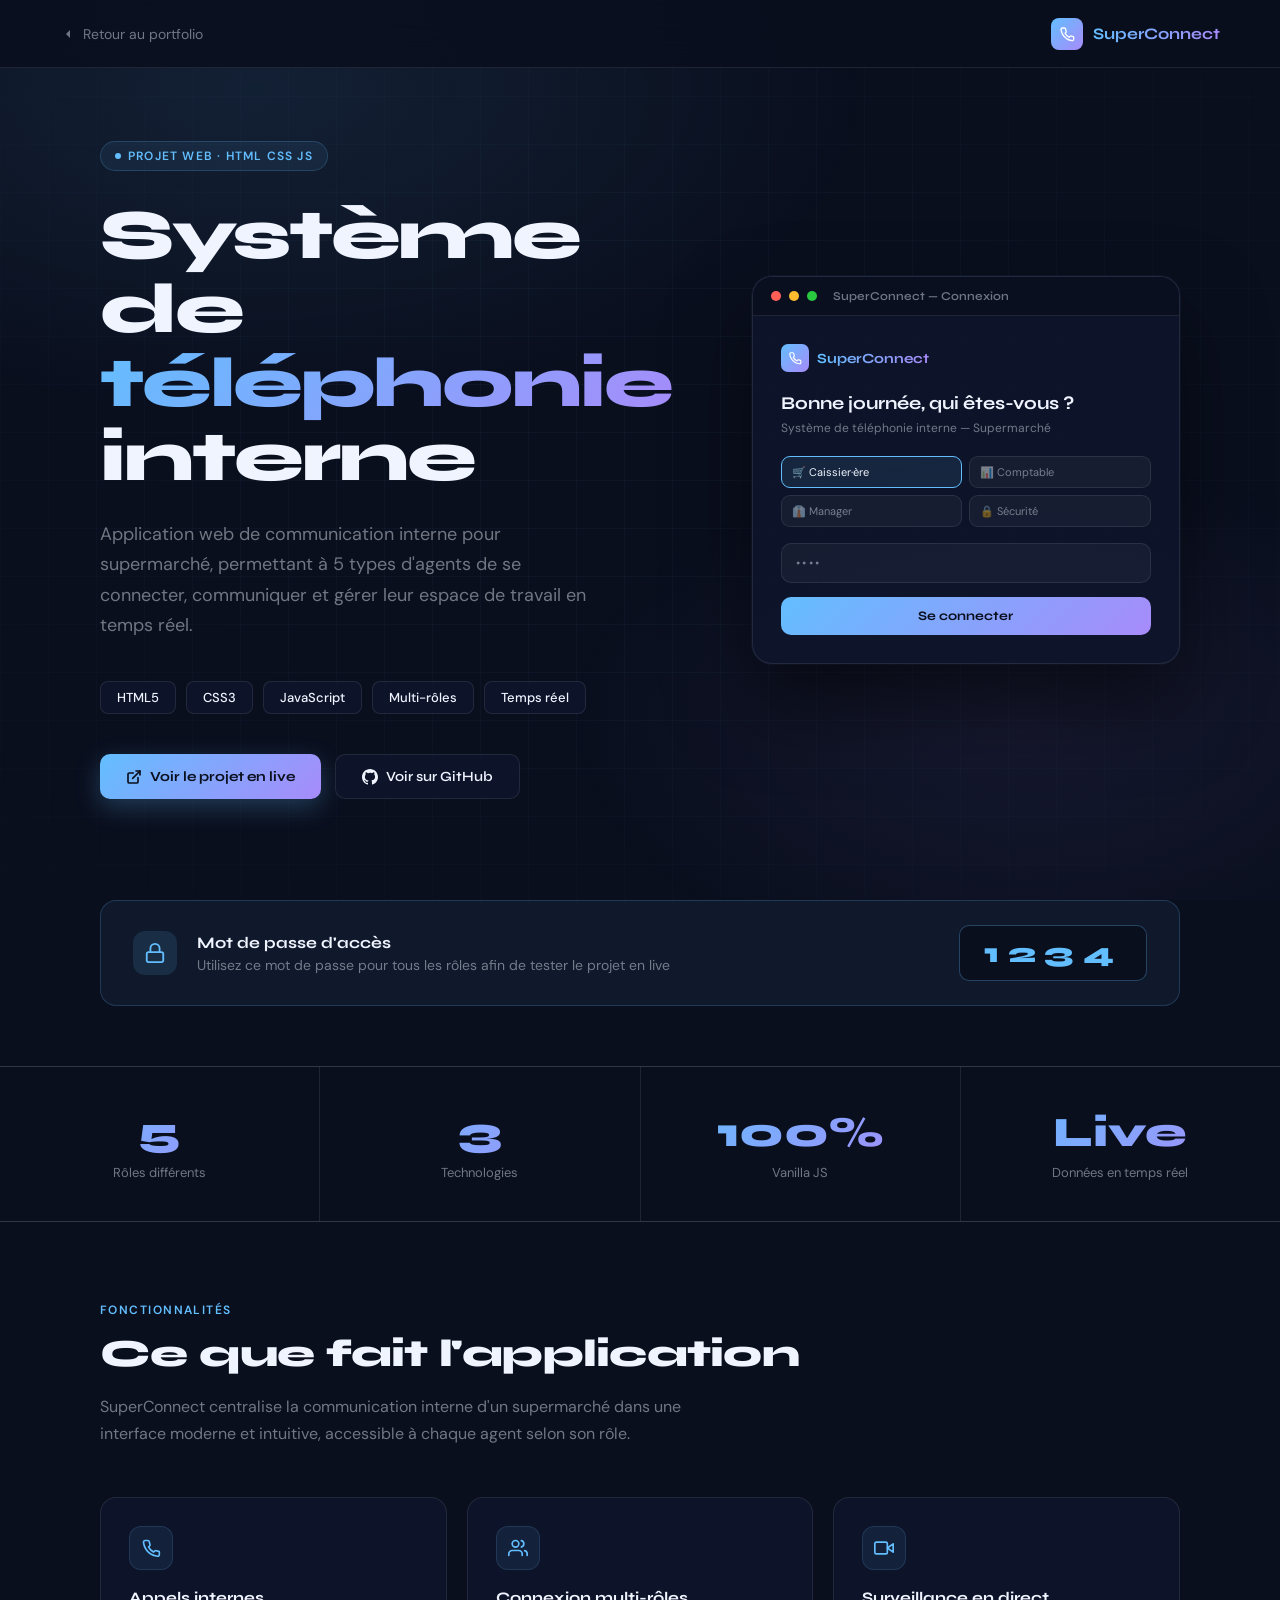
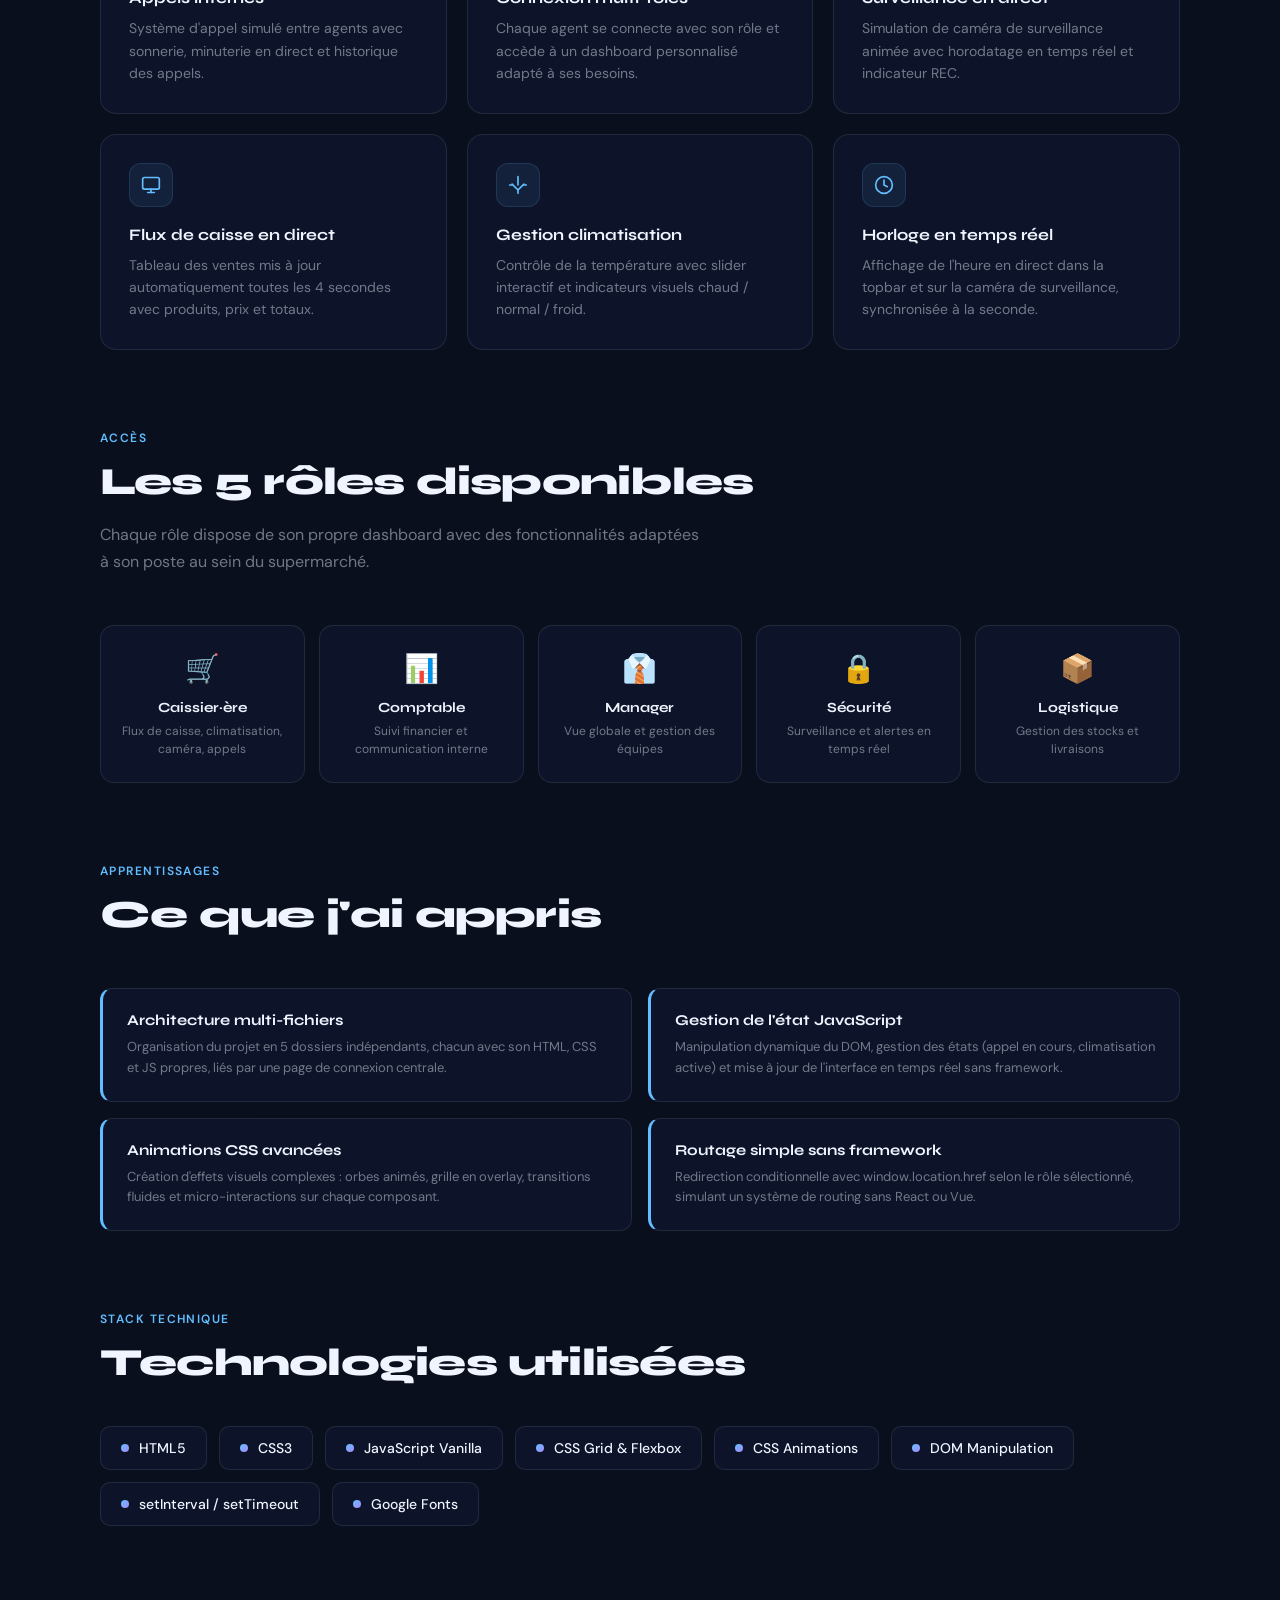
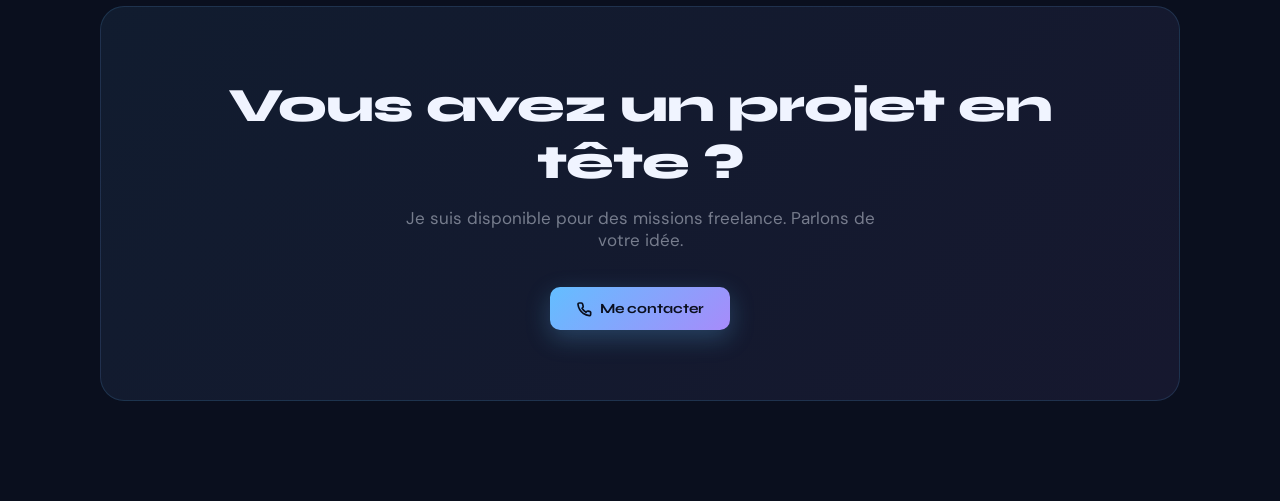
<file: superconnect.html>
<!DOCTYPE html>
<html lang="fr">
<head>
  <meta charset="UTF-8">
  <meta name="viewport" content="width=device-width, initial-scale=1.0">
  <title>SuperConnect — Présentation du projet</title>
  <link rel="icon" type="image/png" href="photos/logo1.png">
  <link href="https://fonts.googleapis.com/css2?family=Syne:wght@400;500;600;700;800&family=DM+Sans:ital,wght@0,300;0,400;0,500;1,300&display=swap" rel="stylesheet">
  <style>
    *, *::before, *::after { box-sizing: border-box; margin: 0; padding: 0; }

    :root {
      --bg: #0a0f1e;
      --accent: #63beff;
      --accent2: #a78bfa;
      --text: #f0f4ff;
      --muted: rgba(240,244,255,0.45);
      --border: rgba(255,255,255,0.09);
      --success: #4ade80;
      --card: rgba(15,22,44,0.85);
    }

    html { scroll-behavior: smooth; }

    body {
      font-family: 'DM Sans', sans-serif;
      background: var(--bg);
      color: var(--text);
      overflow-x: hidden;
    }

    /* ── BACKGROUND ── */
    .bg-fixed {
      position: fixed; inset: 0; z-index: 0; pointer-events: none;
      background:
        radial-gradient(ellipse 80% 60% at 20% 10%, rgba(99,190,255,0.10) 0%, transparent 60%),
        radial-gradient(ellipse 60% 50% at 80% 80%, rgba(167,139,250,0.08) 0%, transparent 60%);
    }

    .grid-fixed {
      position: fixed; inset: 0; z-index: 0; pointer-events: none;
      background-image:
        linear-gradient(rgba(99,190,255,0.04) 1px, transparent 1px),
        linear-gradient(90deg, rgba(99,190,255,0.04) 1px, transparent 1px);
      background-size: 48px 48px;
      mask-image: radial-gradient(ellipse 80% 80% at 50% 50%, black 30%, transparent 100%);
    }

    /* ── NAV ── */
    nav {
      position: fixed; top: 0; left: 0; right: 0;
      height: 68px; z-index: 100;
      display: flex; align-items: center; justify-content: space-between;
      padding: 0 60px;
      background: rgba(10,15,30,0.85);
      backdrop-filter: blur(20px);
      border-bottom: 1px solid var(--border);
    }

    .nav-logo {
      display: flex; align-items: center; gap: 10px;
      text-decoration: none;
    }

    .nav-logo-icon {
      width: 32px; height: 32px; border-radius: 8px;
      background: linear-gradient(135deg, var(--accent), var(--accent2));
      display: flex; align-items: center; justify-content: center;
    }

    .nav-logo-icon svg { width: 16px; height: 16px; }

    .nav-logo-name {
      font-family: 'Syne', sans-serif;
      font-size: 1rem; font-weight: 700;
      background: linear-gradient(90deg, var(--accent), var(--accent2));
      background-clip: text; -webkit-background-clip: text;
      -webkit-text-fill-color: transparent;
    }

    .nav-back {
      display: flex; align-items: center; gap: 7px;
      font-size: 14px; color: var(--muted);
      text-decoration: none;
      transition: color 0.2s;
    }

    .nav-back:hover { color: var(--text); }
    .nav-back svg { width: 16px; height: 16px; fill: currentColor; }

    /* ── HERO ── */
    .hero {
      position: relative; z-index: 1;
      min-height: 100vh;
      display: flex; align-items: center;
      padding: 120px 100px 80px;
      gap: 80px;
    }

    .hero-left { flex: 1; }

    .hero-tag {
      display: inline-flex; align-items: center; gap: 7px;
      background: rgba(99,190,255,0.08);
      border: 1px solid rgba(99,190,255,0.2);
      color: var(--accent);
      font-size: 12px; font-weight: 600;
      letter-spacing: 0.1em; text-transform: uppercase;
      padding: 6px 14px; border-radius: 20px;
      margin-bottom: 28px;
      animation: fadeUp 0.6s both;
    }

    .hero-tag-dot {
      width: 6px; height: 6px; border-radius: 50%;
      background: var(--accent);
      animation: blink 2s infinite;
    }

    @keyframes blink { 0%,100%{opacity:1} 50%{opacity:0.3} }

    .hero h1 {
      font-family: 'Syne', sans-serif;
      font-size: clamp(42px, 5.5vw, 72px);
      font-weight: 800;
      line-height: 1.05;
      letter-spacing: -0.03em;
      margin-bottom: 24px;
      animation: fadeUp 0.6s 0.1s both;
    }

    .hero h1 .gradient {
      background: linear-gradient(135deg, var(--accent), var(--accent2));
      background-clip: text; -webkit-background-clip: text;
      -webkit-text-fill-color: transparent;
    }

    .hero-desc {
      font-size: 18px; line-height: 1.7;
      color: var(--muted); max-width: 500px;
      margin-bottom: 40px;
      animation: fadeUp 0.6s 0.2s both;
    }

    .hero-badges {
      display: flex; flex-wrap: wrap; gap: 10px;
      margin-bottom: 40px;
      animation: fadeUp 0.6s 0.25s both;
    }

    .badge {
      background: var(--card);
      border: 1px solid var(--border);
      border-radius: 8px;
      padding: 7px 16px;
      font-size: 13px; font-weight: 500;
      color: var(--text);
    }

    .hero-actions {
      display: flex; gap: 14px; flex-wrap: wrap;
      animation: fadeUp 0.6s 0.3s both;
    }

    .btn-primary {
      display: inline-flex; align-items: center; gap: 8px;
      background: linear-gradient(135deg, var(--accent), var(--accent2));
      color: var(--bg);
      font-family: 'Syne', sans-serif;
      font-weight: 700; font-size: 14px;
      padding: 13px 26px; border-radius: 10px;
      text-decoration: none; border: none; cursor: pointer;
      transition: transform 0.2s, box-shadow 0.2s;
      box-shadow: 0 8px 24px rgba(99,190,255,0.25);
    }

    .btn-primary:hover {
      transform: translateY(-2px);
      box-shadow: 0 12px 32px rgba(99,190,255,0.35);
    }

    .btn-primary svg { width: 16px; height: 16px; }

    .btn-secondary {
      display: inline-flex; align-items: center; gap: 8px;
      background: var(--card);
      border: 1px solid var(--border);
      color: var(--text);
      font-family: 'Syne', sans-serif;
      font-weight: 600; font-size: 14px;
      padding: 13px 26px; border-radius: 10px;
      text-decoration: none; cursor: pointer;
      transition: all 0.2s;
    }

    .btn-secondary:hover {
      border-color: rgba(99,190,255,0.3);
      box-shadow: 0 4px 20px rgba(0,0,0,0.3);
      transform: translateY(-2px);
    }

    .btn-secondary svg { width: 16px; height: 16px; fill: currentColor; }

    /* Hero right — preview card */
    .hero-right {
      flex: 1; max-width: 520px;
      animation: fadeUp 0.6s 0.15s both;
    }

    .preview-card {
      background: var(--card);
      border: 1px solid var(--border);
      border-radius: 20px;
      overflow: hidden;
      box-shadow: 0 40px 80px rgba(0,0,0,0.5), 0 0 0 1px rgba(99,190,255,0.06);
    }

    .preview-topbar {
      background: rgba(10,15,30,0.9);
      border-bottom: 1px solid var(--border);
      padding: 12px 18px;
      display: flex; align-items: center; gap: 8px;
    }

    .preview-dot {
      width: 10px; height: 10px; border-radius: 50%;
    }

    .preview-title {
      font-family: 'Syne', sans-serif;
      font-size: 12px; font-weight: 600;
      color: var(--muted); margin-left: 8px;
    }

    .preview-body {
      padding: 28px;
    }

    /* Mini login mockup */
    .mini-brand {
      display: flex; align-items: center; gap: 8px;
      margin-bottom: 20px;
    }

    .mini-brand-icon {
      width: 28px; height: 28px; border-radius: 7px;
      background: linear-gradient(135deg, var(--accent), var(--accent2));
      display: flex; align-items: center; justify-content: center;
    }

    .mini-brand-icon svg { width: 14px; height: 14px; }

    .mini-brand-name {
      font-family: 'Syne', sans-serif;
      font-size: 14px; font-weight: 700;
      background: linear-gradient(90deg, var(--accent), var(--accent2));
      background-clip: text; -webkit-background-clip: text;
      -webkit-text-fill-color: transparent;
    }

    .mini-title {
      font-family: 'Syne', sans-serif;
      font-size: 18px; font-weight: 700;
      margin-bottom: 6px;
    }

    .mini-sub {
      font-size: 12px; color: var(--muted);
      margin-bottom: 20px;
    }

    .mini-roles {
      display: grid; grid-template-columns: 1fr 1fr;
      gap: 7px; margin-bottom: 16px;
    }

    .mini-role {
      background: rgba(255,255,255,0.04);
      border: 1px solid var(--border);
      border-radius: 9px;
      padding: 8px 10px;
      font-size: 11px; color: var(--muted);
      display: flex; align-items: center; gap: 6px;
    }

    .mini-role.active-role {
      background: rgba(99,190,255,0.1);
      border-color: var(--accent);
      color: var(--text);
    }

    .mini-pw {
      background: rgba(255,255,255,0.04);
      border: 1px solid var(--border);
      border-radius: 10px;
      padding: 11px 14px;
      font-size: 12px; color: var(--muted);
      margin-bottom: 14px;
      letter-spacing: 0.2em;
    }

    .mini-btn {
      width: 100%; padding: 11px;
      background: linear-gradient(135deg, var(--accent), var(--accent2));
      border: none; border-radius: 10px;
      font-family: 'Syne', sans-serif;
      font-size: 13px; font-weight: 700;
      color: var(--bg); cursor: pointer;
    }

    /* ── MOT DE PASSE BANNER ── */
    .password-banner {
      position: relative; z-index: 1;
      margin: 0 100px 60px;
      background: rgba(99,190,255,0.06);
      border: 1px solid rgba(99,190,255,0.2);
      border-radius: 16px;
      padding: 24px 32px;
      display: flex; align-items: center; gap: 20px;
    }

    .pw-banner-icon {
      width: 44px; height: 44px; border-radius: 12px; flex-shrink: 0;
      background: rgba(99,190,255,0.12);
      display: flex; align-items: center; justify-content: center;
    }

    .pw-banner-icon svg { width: 22px; height: 22px; color: var(--accent); }

    .pw-banner-text h3 {
      font-family: 'Syne', sans-serif;
      font-size: 16px; font-weight: 700;
      margin-bottom: 4px;
    }

    .pw-banner-text p {
      font-size: 14px; color: var(--muted);
    }

    .pw-code {
      margin-left: auto; flex-shrink: 0;
      background: var(--bg);
      border: 1px solid rgba(99,190,255,0.3);
      border-radius: 10px;
      padding: 10px 24px;
      font-family: 'Syne', sans-serif;
      font-size: 28px; font-weight: 800;
      color: var(--accent);
      letter-spacing: 0.3em;
    }

    /* ── STATS ── */
    .stats {
      position: relative; z-index: 1;
      display: grid; grid-template-columns: repeat(4, 1fr);
      gap: 1px;
      background: var(--border);
      border-top: 1px solid var(--border);
      border-bottom: 1px solid var(--border);
      margin-bottom: 80px;
    }

    .stat {
      background: var(--bg);
      padding: 40px 30px;
      text-align: center;
    }

    .stat-num {
      font-family: 'Syne', sans-serif;
      font-size: 42px; font-weight: 800;
      background: linear-gradient(135deg, var(--accent), var(--accent2));
      background-clip: text; -webkit-background-clip: text;
      -webkit-text-fill-color: transparent;
      margin-bottom: 6px;
    }

    .stat-lbl {
      font-size: 13px; color: var(--muted);
    }

    /* ── FONCTIONNALITÉS ── */
    .section {
      position: relative; z-index: 1;
      padding: 0 100px 80px;
    }

    .section-label {
      font-size: 12px; font-weight: 600;
      letter-spacing: 0.12em; text-transform: uppercase;
      color: var(--accent); margin-bottom: 12px;
    }

    .section-title {
      font-family: 'Syne', sans-serif;
      font-size: clamp(28px, 3vw, 42px);
      font-weight: 800; letter-spacing: -0.02em;
      margin-bottom: 16px;
    }

    .section-desc {
      font-size: 16px; color: var(--muted);
      max-width: 600px; line-height: 1.7;
      margin-bottom: 50px;
    }

    .features-grid {
      display: grid;
      grid-template-columns: repeat(3, 1fr);
      gap: 20px;
    }

    .feature-card {
      background: var(--card);
      border: 1px solid var(--border);
      border-radius: 16px;
      padding: 28px;
      transition: border-color 0.2s, transform 0.2s, box-shadow 0.2s;
    }

    .feature-card:hover {
      border-color: rgba(99,190,255,0.25);
      transform: translateY(-4px);
      box-shadow: 0 16px 40px rgba(0,0,0,0.3);
    }

    .feature-icon {
      width: 44px; height: 44px; border-radius: 12px;
      background: rgba(99,190,255,0.08);
      border: 1px solid rgba(99,190,255,0.15);
      display: flex; align-items: center; justify-content: center;
      margin-bottom: 18px;
    }

    .feature-icon svg { width: 20px; height: 20px; color: var(--accent); }

    .feature-title {
      font-family: 'Syne', sans-serif;
      font-size: 16px; font-weight: 700;
      margin-bottom: 10px;
    }

    .feature-desc {
      font-size: 14px; color: var(--muted);
      line-height: 1.6;
    }

    /* ── RÔLES ── */
    .roles-grid {
      display: grid;
      grid-template-columns: repeat(5, 1fr);
      gap: 14px;
      margin-top: 50px;
    }

    .role-card {
      background: var(--card);
      border: 1px solid var(--border);
      border-radius: 14px;
      padding: 24px 16px;
      text-align: center;
      transition: all 0.2s;
    }

    .role-card:hover {
      border-color: rgba(99,190,255,0.3);
      transform: translateY(-3px);
    }

    .role-emoji { font-size: 28px; margin-bottom: 12px; }

    .role-name {
      font-family: 'Syne', sans-serif;
      font-size: 14px; font-weight: 700;
      margin-bottom: 6px;
    }

    .role-desc { font-size: 12px; color: var(--muted); line-height: 1.5; }

    /* ── APPRENTISSAGES ── */
    .learn-grid {
      display: grid; grid-template-columns: 1fr 1fr;
      gap: 16px; margin-top: 50px;
    }

    .learn-item {
      background: var(--card);
      border: 1px solid var(--border);
      border-left: 3px solid var(--accent);
      border-radius: 12px;
      padding: 22px 24px;
      transition: box-shadow 0.2s;
    }

    .learn-item:hover {
      box-shadow: 0 8px 24px rgba(0,0,0,0.2);
    }

    .learn-item h4 {
      font-family: 'Syne', sans-serif;
      font-size: 15px; font-weight: 700;
      margin-bottom: 8px;
    }

    .learn-item p { font-size: 13px; color: var(--muted); line-height: 1.6; }

    /* ── STACK ── */
    .stack-pills {
      display: flex; flex-wrap: wrap; gap: 12px;
      margin-top: 40px;
    }

    .stack-pill {
      display: flex; align-items: center; gap: 10px;
      background: var(--card);
      border: 1px solid var(--border);
      border-radius: 10px;
      padding: 12px 20px;
      font-size: 14px; font-weight: 500;
    }

    .stack-dot {
      width: 8px; height: 8px; border-radius: 50%;
      background: linear-gradient(135deg, var(--accent), var(--accent2));
    }

    /* ── CTA ── */
    .cta {
      position: relative; z-index: 1;
      margin: 0 100px 100px;
      background: linear-gradient(135deg, rgba(99,190,255,0.08), rgba(167,139,250,0.08));
      border: 1px solid rgba(99,190,255,0.15);
      border-radius: 24px;
      padding: 70px;
      text-align: center;
    }

    .cta h2 {
      font-family: 'Syne', sans-serif;
      font-size: clamp(28px, 4vw, 48px);
      font-weight: 800; letter-spacing: -0.02em;
      margin-bottom: 16px;
    }

    .cta p {
      font-size: 17px; color: var(--muted);
      margin-bottom: 36px;
      max-width: 500px; margin-left: auto; margin-right: auto;
    }

    /* ── ANIMATIONS ── */
    @keyframes fadeUp {
      from { opacity: 0; transform: translateY(24px); }
      to   { opacity: 1; transform: translateY(0); }
    }

    .reveal {
      opacity: 0; transform: translateY(24px);
      transition: opacity 0.6s ease, transform 0.6s ease;
    }

    .reveal.visible { opacity: 1; transform: translateY(0); }

    /* ── RESPONSIVE ── */
    @media (max-width: 900px) {
      nav { padding: 0 20px; }

      .hero {
        flex-direction: column;
        padding: 100px 24px 60px;
        gap: 40px;
      }

      .hero-right { max-width: 100%; }

      .password-banner {
        margin: 0 24px 40px;
        flex-wrap: wrap;
      }

      .pw-code { margin-left: 0; }

      .stats { grid-template-columns: 1fr 1fr; }

      .section { padding: 0 24px 60px; }

      .features-grid { grid-template-columns: 1fr; }

      .roles-grid { grid-template-columns: repeat(2, 1fr); }

      .learn-grid { grid-template-columns: 1fr; }

      .cta { margin: 0 24px 60px; padding: 40px 24px; }
    }
  </style>
</head>
<body>

  <div class="bg-fixed"></div>
  <div class="grid-fixed"></div>

  <!-- NAV -->
  <nav>
    <a href="index.html#Portfolio" class="nav-back">
      <svg viewBox="0 0 24 24"><path d="M15 18l-6-6 6-6"/></svg>
      Retour au portfolio
    </a>
    <a href="#" class="nav-logo">
      <div class="nav-logo-icon">
        <svg viewBox="0 0 24 24" fill="none" stroke="white" stroke-width="2" stroke-linecap="round" stroke-linejoin="round">
          <path d="M22 16.92v3a2 2 0 01-2.18 2 19.79 19.79 0 01-8.63-3.07A19.5 19.5 0 013 5.18 2 2 0 015 3h3a2 2 0 012 1.72c.127.96.361 1.903.7 2.81a2 2 0 01-.45 2.11L9.09 10.91a16 16 0 006 6l1.27-1.27a2 2 0 012.11-.45c.907.339 1.85.573 2.81.7A2 2 0 0122 16.92z"/>
        </svg>
      </div>
      <span class="nav-logo-name">SuperConnect</span>
    </a>
  </nav>

  <!-- HERO -->
  <div class="hero">
    <div class="hero-left">
      <div class="hero-tag">
        <div class="hero-tag-dot"></div>
        Projet web · HTML CSS JS
      </div>
      <h1>Système de<br><span class="gradient">téléphonie</span><br>interne</h1>
      <p class="hero-desc">
        Application web de communication interne pour supermarché,
        permettant à 5 types d'agents de se connecter, communiquer
        et gérer leur espace de travail en temps réel.
      </p>
      <div class="hero-badges">
        <span class="badge">HTML5</span>
        <span class="badge">CSS3</span>
        <span class="badge">JavaScript</span>
        <span class="badge">Multi-rôles</span>
        <span class="badge">Temps réel</span>
      </div>
      <div class="hero-actions">
        <a href="https://clautida123-beep.github.io/binarymind/Caissier/main.html" target="_blank" class="btn-primary">
          <svg viewBox="0 0 24 24" fill="none" stroke="currentColor" stroke-width="2.5" stroke-linecap="round" stroke-linejoin="round"><path d="M18 13v6a2 2 0 01-2 2H5a2 2 0 01-2-2V8a2 2 0 012-2h6"/><polyline points="15 3 21 3 21 9"/><line x1="10" y1="14" x2="21" y2="3"/></svg>
          Voir le projet en live
        </a>
        <a href="https://github.com/clautida123-beep/binarymind" target="_blank" class="btn-secondary">
          <svg viewBox="0 0 24 24"><path d="M12 0C5.37 0 0 5.37 0 12c0 5.3 3.44 9.8 8.2 11.37.6.1.82-.26.82-.58v-2.03c-3.34.72-4.04-1.61-4.04-1.61-.54-1.38-1.33-1.75-1.33-1.75-1.08-.74.08-.72.08-.72 1.2.08 1.83 1.23 1.83 1.23 1.06 1.82 2.8 1.3 3.48.99.1-.77.41-1.3.75-1.6-2.67-.3-5.47-1.33-5.47-5.93 0-1.31.47-2.38 1.24-3.22-.14-.3-.54-1.52.1-3.18 0 0 1.01-.32 3.3 1.23a11.5 11.5 0 0 1 3-.4c1.02 0 2.04.13 3 .4 2.28-1.55 3.29-1.23 3.29-1.23.64 1.66.24 2.88.12 3.18.77.84 1.23 1.91 1.23 3.22 0 4.61-2.81 5.63-5.48 5.92.43.37.81 1.1.81 2.22v3.29c0 .32.22.69.83.57C20.57 21.8 24 17.3 24 12c0-6.63-5.37-12-12-12z"/></svg>
          Voir sur GitHub
        </a>
      </div>
    </div>

    <div class="hero-right">
      <div class="preview-card">
        <div class="preview-topbar">
          <div class="preview-dot" style="background:#ff5f57"></div>
          <div class="preview-dot" style="background:#febc2e"></div>
          <div class="preview-dot" style="background:#28c840"></div>
          <span class="preview-title">SuperConnect — Connexion</span>
        </div>
        <div class="preview-body">
          <div class="mini-brand">
            <div class="mini-brand-icon">
              <svg viewBox="0 0 24 24" fill="none" stroke="white" stroke-width="2" stroke-linecap="round" stroke-linejoin="round">
                <path d="M22 16.92v3a2 2 0 01-2.18 2 19.79 19.79 0 01-8.63-3.07A19.5 19.5 0 013 5.18 2 2 0 015 3h3a2 2 0 012 1.72c.127.96.361 1.903.7 2.81a2 2 0 01-.45 2.11L9.09 10.91a16 16 0 006 6l1.27-1.27a2 2 0 012.11-.45c.907.339 1.85.573 2.81.7A2 2 0 0122 16.92z"/>
              </svg>
            </div>
            <span class="mini-brand-name">SuperConnect</span>
          </div>
          <div class="mini-title">Bonne journée, qui êtes-vous ?</div>
          <div class="mini-sub">Système de téléphonie interne — Supermarché</div>
          <div class="mini-roles">
            <div class="mini-role active-role">🛒 Caissier·ère</div>
            <div class="mini-role">📊 Comptable</div>
            <div class="mini-role">👔 Manager</div>
            <div class="mini-role">🔒 Sécurité</div>
          </div>
          <div class="mini-pw">••••</div>
          <button class="mini-btn">Se connecter</button>
        </div>
      </div>
    </div>
  </div>

  <!-- MOT DE PASSE BANNER -->
  <div class="password-banner reveal">
    <div class="pw-banner-icon">
      <svg viewBox="0 0 24 24" fill="none" stroke="currentColor" stroke-width="2" stroke-linecap="round" stroke-linejoin="round">
        <rect x="3" y="11" width="18" height="11" rx="2" ry="2"/>
        <path d="M7 11V7a5 5 0 0110 0v4"/>
      </svg>
    </div>
    <div class="pw-banner-text">
      <h3>Mot de passe d'accès</h3>
      <p>Utilisez ce mot de passe pour tous les rôles afin de tester le projet en live</p>
    </div>
    <div class="pw-code">1234</div>
  </div>

  <!-- STATS -->
  <div class="stats reveal">
    <div class="stat">
      <div class="stat-num">5</div>
      <div class="stat-lbl">Rôles différents</div>
    </div>
    <div class="stat">
      <div class="stat-num">3</div>
      <div class="stat-lbl">Technologies</div>
    </div>
    <div class="stat">
      <div class="stat-num">100%</div>
      <div class="stat-lbl">Vanilla JS</div>
    </div>
    <div class="stat">
      <div class="stat-num">Live</div>
      <div class="stat-lbl">Données en temps réel</div>
    </div>
  </div>

  <!-- FONCTIONNALITÉS -->
  <div class="section reveal">
    <p class="section-label">Fonctionnalités</p>
    <h2 class="section-title">Ce que fait l'application</h2>
    <p class="section-desc">
      SuperConnect centralise la communication interne d'un supermarché
      dans une interface moderne et intuitive, accessible à chaque agent
      selon son rôle.
    </p>

    <div class="features-grid">
      <div class="feature-card">
        <div class="feature-icon">
          <svg viewBox="0 0 24 24" fill="none" stroke="currentColor" stroke-width="2" stroke-linecap="round" stroke-linejoin="round">
            <path d="M22 16.92v3a2 2 0 01-2.18 2 19.79 19.79 0 01-8.63-3.07A19.5 19.5 0 013 5.18 2 2 0 015 3h3a2 2 0 012 1.72c.127.96.361 1.903.7 2.81a2 2 0 01-.45 2.11L9.09 10.91a16 16 0 006 6l1.27-1.27a2 2 0 012.11-.45c.907.339 1.85.573 2.81.7A2 2 0 0122 16.92z"/>
          </svg>
        </div>
        <div class="feature-title">Appels internes</div>
        <p class="feature-desc">Système d'appel simulé entre agents avec sonnerie, minuterie en direct et historique des appels.</p>
      </div>

      <div class="feature-card">
        <div class="feature-icon">
          <svg viewBox="0 0 24 24" fill="none" stroke="currentColor" stroke-width="2" stroke-linecap="round" stroke-linejoin="round">
            <path d="M17 21v-2a4 4 0 00-4-4H5a4 4 0 00-4 4v2"/><circle cx="9" cy="7" r="4"/>
            <path d="M23 21v-2a4 4 0 00-3-3.87"/><path d="M16 3.13a4 4 0 010 7.75"/>
          </svg>
        </div>
        <div class="feature-title">Connexion multi-rôles</div>
        <p class="feature-desc">Chaque agent se connecte avec son rôle et accède à un dashboard personnalisé adapté à ses besoins.</p>
      </div>

      <div class="feature-card">
        <div class="feature-icon">
          <svg viewBox="0 0 24 24" fill="none" stroke="currentColor" stroke-width="2" stroke-linecap="round" stroke-linejoin="round">
            <path d="M23 7l-7 5 7 5V7z"/><rect x="1" y="5" width="15" height="14" rx="2"/>
          </svg>
        </div>
        <div class="feature-title">Surveillance en direct</div>
        <p class="feature-desc">Simulation de caméra de surveillance animée avec horodatage en temps réel et indicateur REC.</p>
      </div>

      <div class="feature-card">
        <div class="feature-icon">
          <svg viewBox="0 0 24 24" fill="none" stroke="currentColor" stroke-width="2" stroke-linecap="round" stroke-linejoin="round">
            <rect x="2" y="3" width="20" height="14" rx="2"/><line x1="8" y1="21" x2="16" y2="21"/><line x1="12" y1="17" x2="12" y2="21"/>
          </svg>
        </div>
        <div class="feature-title">Flux de caisse en direct</div>
        <p class="feature-desc">Tableau des ventes mis à jour automatiquement toutes les 4 secondes avec produits, prix et totaux.</p>
      </div>

      <div class="feature-card">
        <div class="feature-icon">
          <svg viewBox="0 0 24 24" fill="none" stroke="currentColor" stroke-width="2" stroke-linecap="round" stroke-linejoin="round">
            <path d="M12 2v10M12 22v-4M4.93 10.93l7.07 7.07M19.07 10.93l-7.07 7.07M2 12h4M22 12h-4"/>
          </svg>
        </div>
        <div class="feature-title">Gestion climatisation</div>
        <p class="feature-desc">Contrôle de la température avec slider interactif et indicateurs visuels chaud / normal / froid.</p>
      </div>

      <div class="feature-card">
        <div class="feature-icon">
          <svg viewBox="0 0 24 24" fill="none" stroke="currentColor" stroke-width="2" stroke-linecap="round" stroke-linejoin="round">
            <circle cx="12" cy="12" r="10"/><polyline points="12 6 12 12 16 14"/>
          </svg>
        </div>
        <div class="feature-title">Horloge en temps réel</div>
        <p class="feature-desc">Affichage de l'heure en direct dans la topbar et sur la caméra de surveillance, synchronisée à la seconde.</p>
      </div>
    </div>
  </div>

  <!-- RÔLES -->
  <div class="section reveal">
    <p class="section-label">Accès</p>
    <h2 class="section-title">Les 5 rôles disponibles</h2>
    <p class="section-desc">
      Chaque rôle dispose de son propre dashboard avec des fonctionnalités
      adaptées à son poste au sein du supermarché.
    </p>

    <div class="roles-grid">
      <div class="role-card">
        <div class="role-emoji">🛒</div>
        <div class="role-name">Caissier·ère</div>
        <p class="role-desc">Flux de caisse, climatisation, caméra, appels</p>
      </div>
      <div class="role-card">
        <div class="role-emoji">📊</div>
        <div class="role-name">Comptable</div>
        <p class="role-desc">Suivi financier et communication interne</p>
      </div>
      <div class="role-card">
        <div class="role-emoji">👔</div>
        <div class="role-name">Manager</div>
        <p class="role-desc">Vue globale et gestion des équipes</p>
      </div>
      <div class="role-card">
        <div class="role-emoji">🔒</div>
        <div class="role-name">Sécurité</div>
        <p class="role-desc">Surveillance et alertes en temps réel</p>
      </div>
      <div class="role-card">
        <div class="role-emoji">📦</div>
        <div class="role-name">Logistique</div>
        <p class="role-desc">Gestion des stocks et livraisons</p>
      </div>
    </div>
  </div>

  <!-- APPRENTISSAGES -->
  <div class="section reveal">
    <p class="section-label">Apprentissages</p>
    <h2 class="section-title">Ce que j'ai appris</h2>

    <div class="learn-grid">
      <div class="learn-item">
        <h4>Architecture multi-fichiers</h4>
        <p>Organisation du projet en 5 dossiers indépendants, chacun avec son HTML, CSS et JS propres, liés par une page de connexion centrale.</p>
      </div>
      <div class="learn-item">
        <h4>Gestion de l'état JavaScript</h4>
        <p>Manipulation dynamique du DOM, gestion des états (appel en cours, climatisation active) et mise à jour de l'interface en temps réel sans framework.</p>
      </div>
      <div class="learn-item">
        <h4>Animations CSS avancées</h4>
        <p>Création d'effets visuels complexes : orbes animés, grille en overlay, transitions fluides et micro-interactions sur chaque composant.</p>
      </div>
      <div class="learn-item">
        <h4>Routage simple sans framework</h4>
        <p>Redirection conditionnelle avec window.location.href selon le rôle sélectionné, simulant un système de routing sans React ou Vue.</p>
      </div>
    </div>
  </div>

  <!-- STACK -->
  <div class="section reveal">
    <p class="section-label">Stack technique</p>
    <h2 class="section-title">Technologies utilisées</h2>

    <div class="stack-pills">
      <div class="stack-pill"><span class="stack-dot"></span> HTML5</div>
      <div class="stack-pill"><span class="stack-dot"></span> CSS3</div>
      <div class="stack-pill"><span class="stack-dot"></span> JavaScript Vanilla</div>
      <div class="stack-pill"><span class="stack-dot"></span> CSS Grid & Flexbox</div>
      <div class="stack-pill"><span class="stack-dot"></span> CSS Animations</div>
      <div class="stack-pill"><span class="stack-dot"></span> DOM Manipulation</div>
      <div class="stack-pill"><span class="stack-dot"></span> setInterval / setTimeout</div>
      <div class="stack-pill"><span class="stack-dot"></span> Google Fonts</div>
    </div>
  </div>

  <!-- CTA -->
  <div class="cta reveal">
    <h2>Vous avez un projet en tête ?</h2>
    <p>Je suis disponible pour des missions freelance. Parlons de votre idée.</p>
    <a href="index.html#Contact" class="btn-primary">
      <svg viewBox="0 0 24 24" fill="none" stroke="currentColor" stroke-width="2.5" stroke-linecap="round" stroke-linejoin="round" style="width:16px;height:16px">
        <path d="M22 16.92v3a2 2 0 01-2.18 2 19.79 19.79 0 01-8.63-3.07A19.5 19.5 0 013 5.18 2 2 0 015 3h3a2 2 0 012 1.72c.127.96.361 1.903.7 2.81a2 2 0 01-.45 2.11L9.09 10.91a16 16 0 006 6l1.27-1.27a2 2 0 012.11-.45c.907.339 1.85.573 2.81.7A2 2 0 0122 16.92z"/>
      </svg>
      Me contacter
    </a>
  </div>

  <script>
    const observer = new IntersectionObserver((entries) => {
      entries.forEach(entry => {
        if (entry.isIntersecting) entry.target.classList.add('visible');
      });
    }, { threshold: 0.08 });

    document.querySelectorAll('.reveal').forEach(el => observer.observe(el));
  </script>

</body>
</html>
</file>
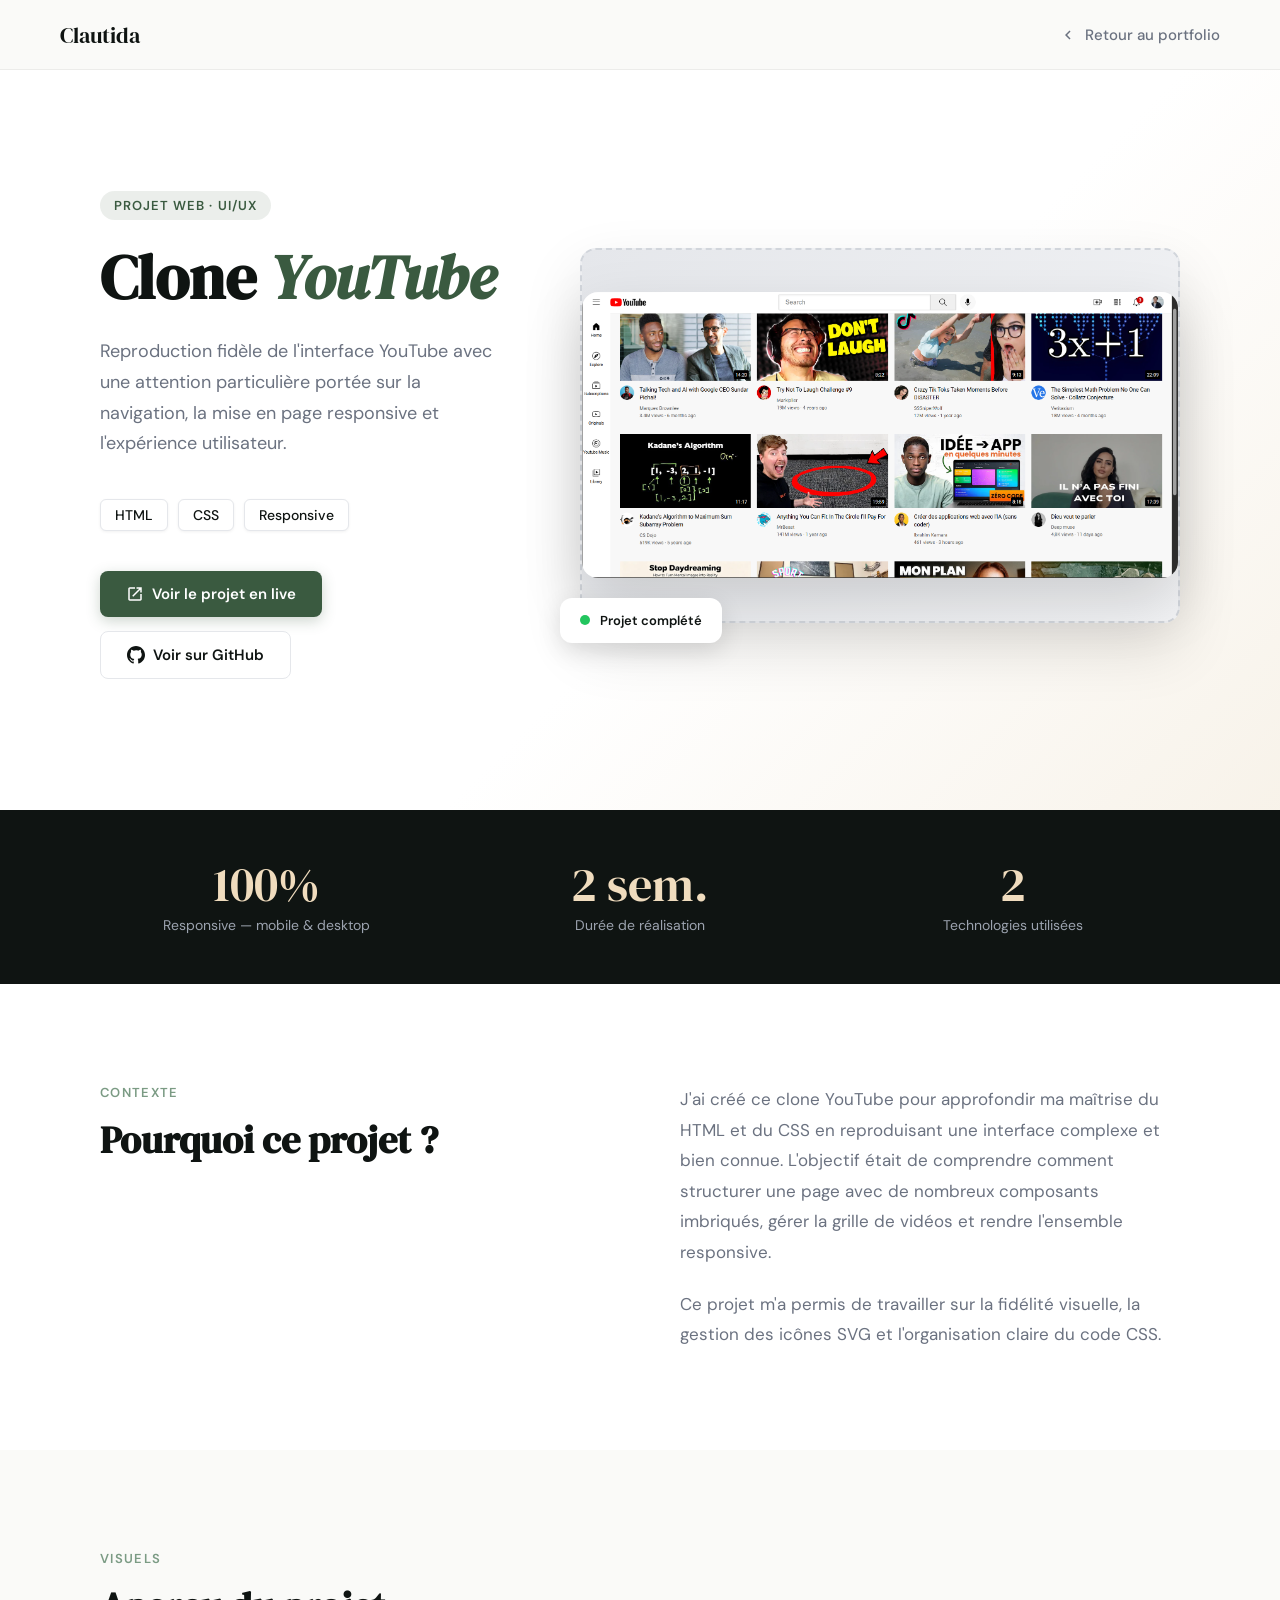
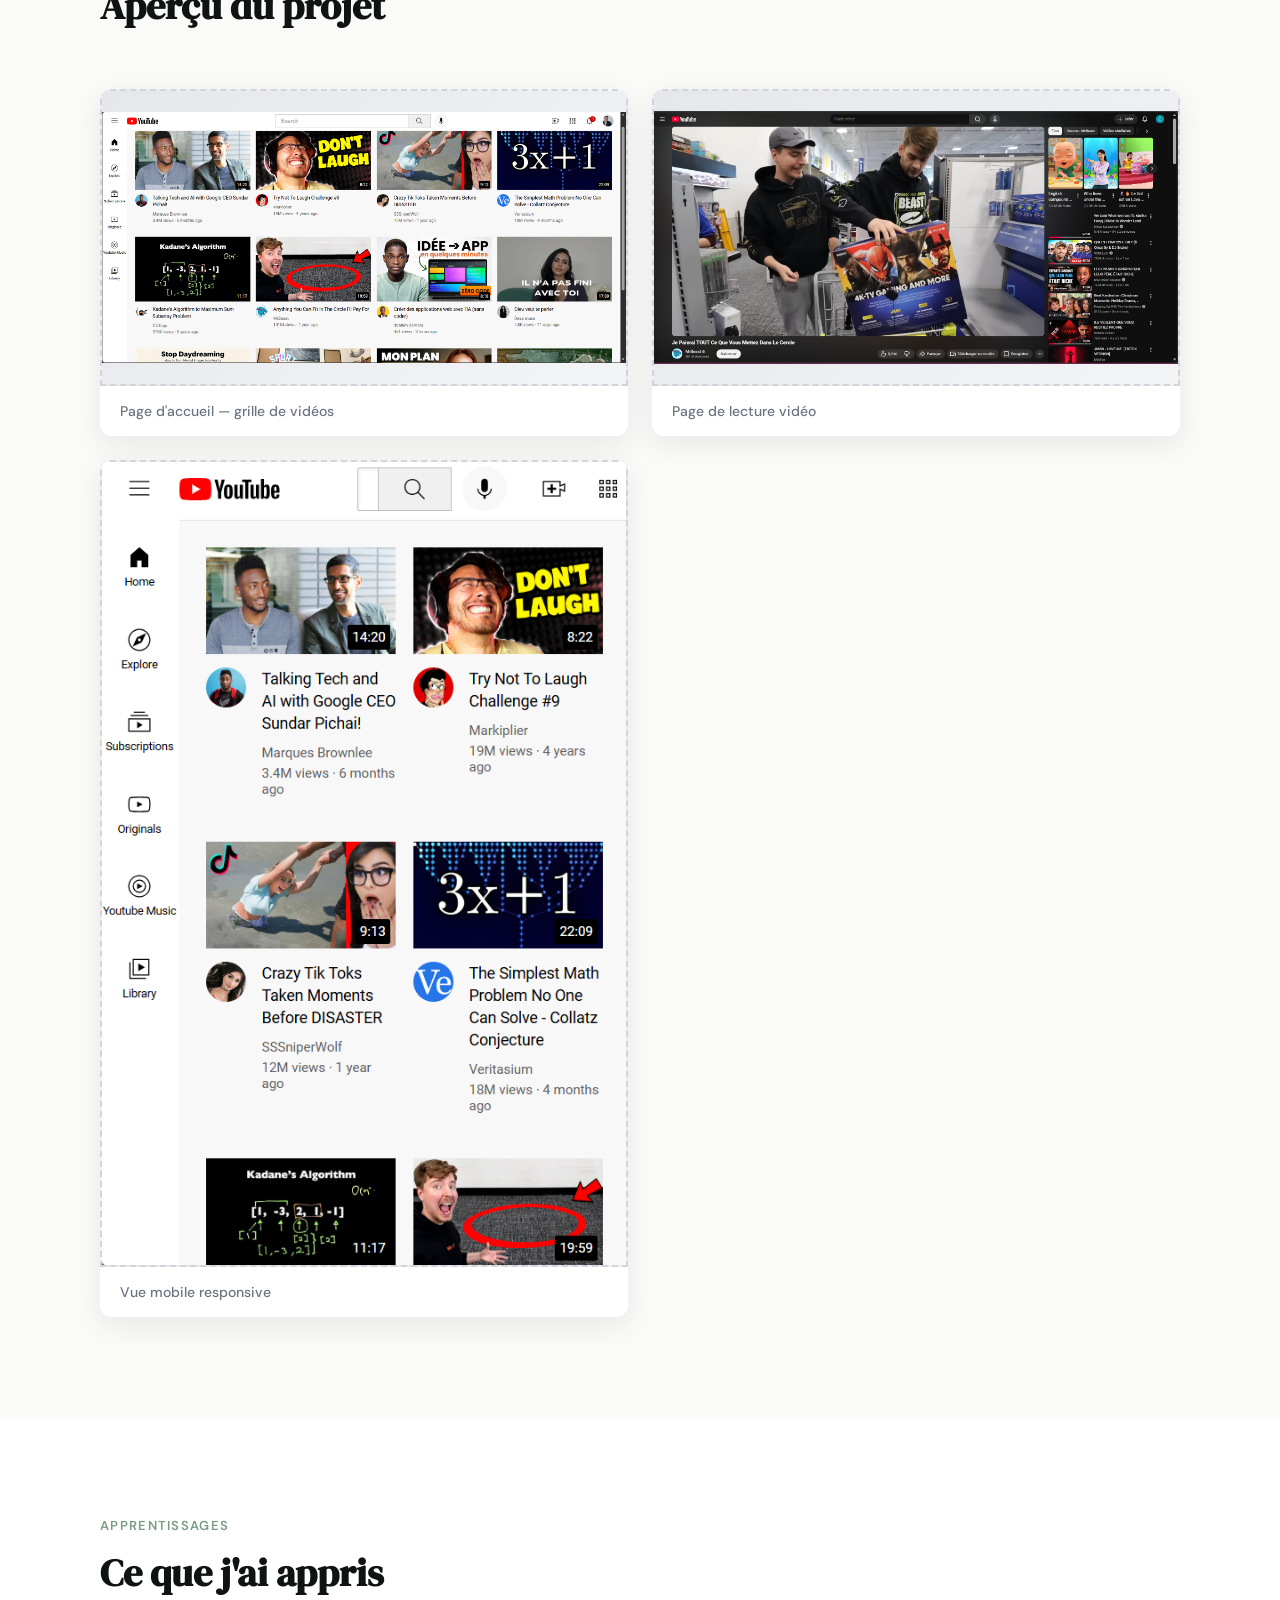
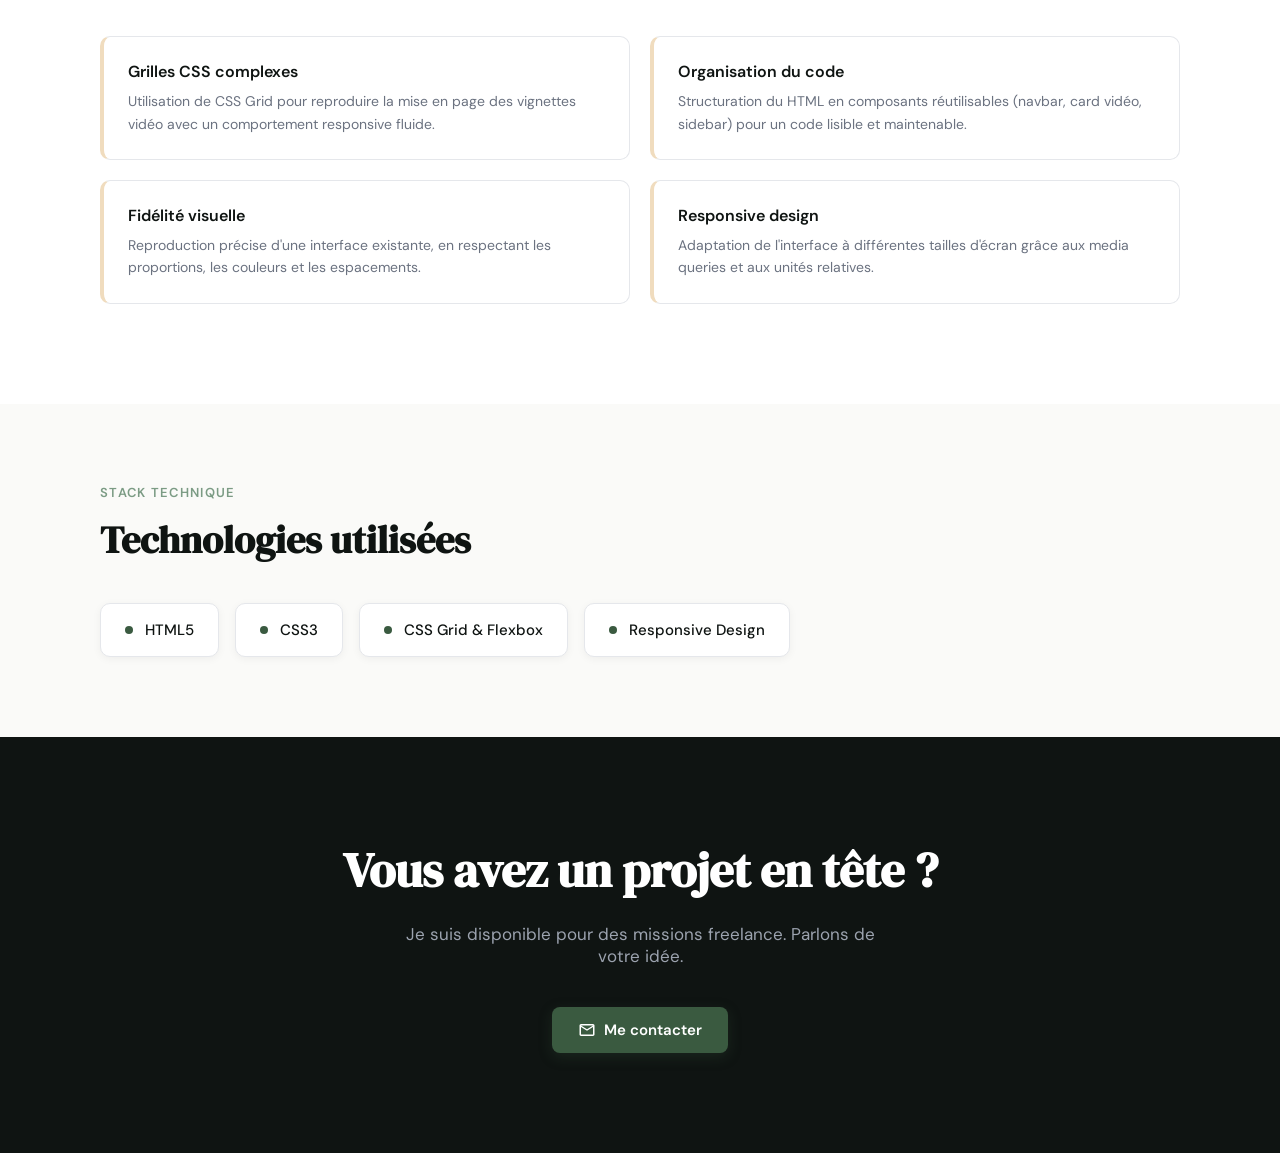
<file: youtube.html>
<!DOCTYPE html>
<html lang="fr">
<head>
  <meta charset="UTF-8">
  <meta name="viewport" content="width=device-width, initial-scale=1.0">
  <title>Clone YouTube – Clautida</title>
  <link rel="icon" type="image/png" href="photos/OIP__1_-removebg-preview.png">
  <link href="https://fonts.googleapis.com/css2?family=DM+Serif+Display:ital@0;1&family=DM+Sans:wght@300;400;500;600&display=swap" rel="stylesheet">
  <style>
    *, *::before, *::after { box-sizing: border-box; margin: 0; padding: 0; }

    :root {
      --vert:    #3A5A40;
      --vert2:   #7B9B84;
      --beige:   rgb(240, 220, 190);
      --noir:    #0F1412;
      --gris:    #6b7280;
      --fond:    #fafaf8;
    }

    html { scroll-behavior: smooth; }

    body {
      font-family: 'DM Sans', sans-serif;
      background-color: var(--fond);
      color: var(--noir);
      overflow-x: hidden;
    }

    /* ── NAVBAR ── */
    nav {
      position: fixed;
      top: 0; left: 0; right: 0;
      height: 70px;
      background: rgba(250,250,248,0.92);
      backdrop-filter: blur(10px);
      display: flex;
      align-items: center;
      justify-content: space-between;
      padding: 0 60px;
      z-index: 100;
      border-bottom: 1px solid rgba(0,0,0,0.06);
    }

    .nav-logo {
      font-family: 'DM Serif Display', serif;
      font-size: 22px;
      color: var(--noir);
      text-decoration: none;
    }

    .nav-retour {
      display: flex;
      align-items: center;
      gap: 8px;
      font-size: 15px;
      font-weight: 500;
      color: var(--gris);
      text-decoration: none;
      transition: color 0.2s;
    }

    .nav-retour:hover { color: var(--vert); }

    .nav-retour svg {
      width: 18px;
      height: 18px;
      fill: currentColor;
    }

    /* ── HERO ── */
    .hero {
      padding-top: 140px;
      padding-bottom: 80px;
      padding-left: 100px;
      padding-right: 100px;
      display: grid;
      grid-template-columns: 1fr 1fr;
      gap: 80px;
      align-items: center;
      min-height: 90vh;
      background: linear-gradient(135deg, #fff 60%, rgb(240,220,190,0.25));
    }

    .hero-tag {
      display: inline-block;
      background-color: rgba(58, 90, 64, 0.1);
      color: var(--vert);
      font-size: 13px;
      font-weight: 600;
      letter-spacing: 0.08em;
      text-transform: uppercase;
      padding: 6px 14px;
      border-radius: 20px;
      margin-bottom: 24px;
    }

    .hero h1 {
      font-family: 'DM Serif Display', serif;
      font-size: clamp(38px, 5vw, 62px);
      line-height: 1.1;
      margin-bottom: 24px;
      color: var(--noir);
    }

    .hero h1 em {
      font-style: italic;
      color: var(--vert);
    }

    .hero-desc {
      font-size: 18px;
      line-height: 1.7;
      color: var(--gris);
      margin-bottom: 40px;
      max-width: 480px;
    }

    .hero-badges {
      display: flex;
      flex-wrap: wrap;
      gap: 10px;
      margin-bottom: 40px;
    }

    .badge {
      background: white;
      border: 1px solid #e5e7eb;
      border-radius: 6px;
      padding: 6px 14px;
      font-size: 14px;
      font-weight: 500;
      color: var(--noir);
      box-shadow: 0 1px 3px rgba(0,0,0,0.06);
    }

    .hero-actions {
      display: flex;
      gap: 14px;
      flex-wrap: wrap;
    }

    .btn-primary {
      display: inline-flex;
      align-items: center;
      gap: 8px;
      background-color: var(--vert);
      color: white;
      font-family: 'DM Sans', sans-serif;
      font-weight: 600;
      font-size: 15px;
      padding: 13px 26px;
      border-radius: 8px;
      text-decoration: none;
      border: none;
      cursor: pointer;
      transition: background 0.2s, transform 0.2s;
      box-shadow: 0 4px 14px rgba(58,90,64,0.25);
    }

    .btn-primary:hover {
      background-color: #324e38;
      transform: translateY(-2px);
    }

    .btn-primary svg { width: 18px; height: 18px; fill: white; }

    .btn-secondary {
      display: inline-flex;
      align-items: center;
      gap: 8px;
      background: white;
      color: var(--noir);
      font-family: 'DM Sans', sans-serif;
      font-weight: 600;
      font-size: 15px;
      padding: 13px 26px;
      border-radius: 8px;
      text-decoration: none;
      border: 1px solid #e5e7eb;
      cursor: pointer;
      transition: box-shadow 0.2s, transform 0.2s;
    }

    .btn-secondary:hover {
      box-shadow: 0 4px 14px rgba(0,0,0,0.1);
      transform: translateY(-2px);
    }

    .btn-secondary svg { width: 18px; height: 18px; fill: currentColor; }

    /* Image hero */
    .hero-image {
      position: relative;
    }

    .hero-image img {
      width: 100%;
      border-radius: 16px;
      box-shadow: 0 25px 60px rgba(0,0,0,0.15);
      display: block;
    }

    .hero-image-placeholder {
      width: 600px;
      aspect-ratio: 16/10;
      border-radius: 16px;
      background: linear-gradient(135deg, #e5e7eb, #f3f4f6);
      display: flex;
      flex-direction: column;
      align-items: center;
      justify-content: center;
      gap: 12px;
      color: #9ca3af;
      font-size: 15px;
      box-shadow: 0 25px 60px rgba(0,0,0,0.12);
      border: 2px dashed #d1d5db;
    }

    .hero-image-placeholder svg {
      width: 48px;
      height: 48px;
      fill: #d1d5db;
    }

    .image-badge {
      position: absolute;
      bottom: -20px;
      left: -20px;
      background: white;
      border-radius: 12px;
      padding: 14px 20px;
      box-shadow: 0 8px 24px rgba(0,0,0,0.12);
      display: flex;
      align-items: center;
      gap: 10px;
    }

    .image-badge-dot {
      width: 10px;
      height: 10px;
      background: #22c55e;
      border-radius: 50%;
      animation: pulse 2s infinite;
    }

    @keyframes pulse {
      0%, 100% { opacity: 1; }
      50% { opacity: 0.4; }
    }

    .image-badge span {
      font-size: 13px;
      font-weight: 600;
      color: var(--noir);
    }

    /* ── STATS ── */
    .stats {
      background: var(--noir);
      padding: 50px 100px;
      display: grid;
      grid-template-columns: repeat(3, 1fr);
      gap: 40px;
      text-align: center;
    }

    .stat-number {
      font-family: 'DM Serif Display', serif;
      font-size: 48px;
      color: var(--beige);
      line-height: 1;
      margin-bottom: 8px;
    }

    .stat-label {
      font-size: 14px;
      color: #9ca3af;
      font-weight: 400;
    }

    /* ── SECTIONS ── */
    section.content {
      padding: 100px;
    }

    section.content.alt {
      background: white;
    }

    .section-label {
      font-size: 13px;
      font-weight: 600;
      letter-spacing: 0.1em;
      text-transform: uppercase;
      color: var(--vert2);
      margin-bottom: 16px;
    }

    .section-title {
      font-family: 'DM Serif Display', serif;
      font-size: clamp(28px, 3vw, 40px);
      line-height: 1.2;
      margin-bottom: 20px;
      color: var(--noir);
    }

    .section-text {
      font-size: 17px;
      line-height: 1.8;
      color: var(--gris);
      max-width: 650px;
    }

    /* ── CONTEXTE ── */
    .contexte-grid {
      display: grid;
      grid-template-columns: 1fr 1fr;
      gap: 80px;
      align-items: start;
    }

    /* ── CAPTURES ── */
    .captures-grid {
      display: grid;
      grid-template-columns: 1fr 1fr;
      gap: 24px;
      margin-top: 60px;
    }

    .capture-card {
      border-radius: 12px;
      overflow: hidden;
      box-shadow: 0 8px 30px rgba(0,0,0,0.08);
      background: #f3f4f6;
    }

    .capture-card img {
      width: 100%;
      display: block;
    }

    .capture-placeholder {
      aspect-ratio: 16/9;
      background: linear-gradient(135deg, #e5e7eb, #f3f4f6);
      display: flex;
      flex-direction: column;
      align-items: center;
      justify-content: center;
      gap: 10px;
      color: #9ca3af;
      font-size: 14px;
      border: 2px dashed #d1d5db;
    }

    .capture-placeholder svg {
      width: 36px;
      height: 36px;
      fill: #d1d5db;
    }

    .capture-label {
      padding: 16px 20px;
      font-size: 14px;
      font-weight: 500;
      color: var(--gris);
      background: white;
    }

    /* ── APPRENTISSAGES ── */
    .apprentissages-list {
      margin-top: 40px;
      display: grid;
      grid-template-columns: 1fr 1fr;
      gap: 20px;
    }

    .apprentissage-item {
      background: white;
      border: 1px solid #e5e7eb;
      border-radius: 10px;
      padding: 24px;
      border-left: 4px solid var(--beige);
      transition: box-shadow 0.2s, border-left-color 0.2s;
    }

    .apprentissage-item:hover {
      box-shadow: 0 8px 24px rgba(0,0,0,0.08);
      border-left-color: var(--vert);
    }

    .apprentissage-item h4 {
      font-size: 16px;
      font-weight: 600;
      margin-bottom: 8px;
      color: var(--noir);
    }

    .apprentissage-item p {
      font-size: 14px;
      color: var(--gris);
      line-height: 1.6;
    }

    /* ── STACK TECHNIQUE ── */
    .stack {
      background: var(--fond);
      padding: 80px 100px;
    }

    .stack-grid {
      display: flex;
      flex-wrap: wrap;
      gap: 16px;
      margin-top: 40px;
    }

    .stack-item {
      background: white;
      border: 1px solid #e5e7eb;
      border-radius: 10px;
      padding: 16px 24px;
      display: flex;
      align-items: center;
      gap: 12px;
      font-weight: 500;
      font-size: 15px;
      box-shadow: 0 2px 8px rgba(0,0,0,0.05);
    }

    .stack-dot {
      width: 8px;
      height: 8px;
      background: var(--vert);
      border-radius: 50%;
    }

    /* ── CTA FINAL ── */
    .cta-final {
      background: var(--noir);
      padding: 100px;
      text-align: center;
    }

    .cta-final h2 {
      font-family: 'DM Serif Display', serif;
      font-size: clamp(28px, 4vw, 48px);
      color: white;
      margin-bottom: 20px;
    }

    .cta-final p {
      font-size: 17px;
      color: #9ca3af;
      margin-bottom: 40px;
      max-width: 500px;
      margin-left: auto;
      margin-right: auto;
    }

    /* ── RESPONSIVE ── */
    @media (max-width: 900px) {
      nav { padding: 0 24px; }

      .hero {
        grid-template-columns: 1fr;
        padding: 120px 24px 60px;
        gap: 40px;
        min-height: unset;
      }

      .hero-image { order: -1; }

      .image-badge { left: 10px; bottom: -14px; }

      .stats {
        grid-template-columns: 1fr;
        padding: 50px 24px;
        gap: 30px;
      }

      section.content { padding: 60px 24px; }

      .contexte-grid {
        grid-template-columns: 1fr;
        gap: 40px;
      }

      .captures-grid {
        grid-template-columns: 1fr;
      }

      .apprentissages-list {
        grid-template-columns: 1fr;
      }

      .stack { padding: 60px 24px; }

      .cta-final { padding: 60px 24px; }
    }

    /* ── ANIMATIONS ── */
    .fade-in {
      opacity: 0;
      transform: translateY(24px);
      transition: opacity 0.6s ease, transform 0.6s ease;
    }

    .fade-in.visible {
      opacity: 1;
      transform: translateY(0);
    }
  </style>
</head>

<body>

  <!-- NAVBAR -->
  <nav>
    <a href="index.html" class="nav-logo">Clautida</a>
    <a href="index.html#Portfolio" class="nav-retour">
      <svg viewBox="0 -960 960 960"><path d="M560-240 320-480l240-240 56 56-184 184 184 184-56 56Z"/></svg>
      Retour au portfolio
    </a>
  </nav>

  <!-- HERO -->
  <div class="hero">
    <div class="hero-content">
      <span class="hero-tag">Projet web · UI/UX</span>
      <h1>Clone <em>YouTube</em></h1>
      <p class="hero-desc">
        Reproduction fidèle de l'interface YouTube avec une attention 
        particulière portée sur la navigation, la mise en page responsive 
        et l'expérience utilisateur.
      </p>
      <div class="hero-badges">
        <span class="badge">HTML</span>
        <span class="badge">CSS</span>
        <span class="badge">Responsive</span>
      </div>
      <div class="hero-actions">
        
        <a href="https://clautida123-beep.github.io/Youtube/youtube.html" class="btn-primary" target="_blank">
          <svg viewBox="0 -960 960 960"><path d="M200-120q-33 0-56.5-23.5T120-200v-560q0-33 23.5-56.5T200-840h280v80H200v560h560v-280h80v280q0 33-23.5 56.5T760-120H200Zm188-212-56-56 372-372H560v-80h280v280h-80v-144L388-332Z"/></svg>
          Voir le projet en live
        </a>
       
        <a href="https://github.com/clautida123-beep/Youtube" class="btn-secondary" target="_blank">
          <svg viewBox="0 0 24 24"><path d="M12 0C5.37 0 0 5.37 0 12c0 5.3 3.44 9.8 8.2 11.37.6.1.82-.26.82-.58v-2.03c-3.34.72-4.04-1.61-4.04-1.61-.54-1.38-1.33-1.75-1.33-1.75-1.08-.74.08-.72.08-.72 1.2.08 1.83 1.23 1.83 1.23 1.06 1.82 2.8 1.3 3.48.99.1-.77.41-1.3.75-1.6-2.67-.3-5.47-1.33-5.47-5.93 0-1.31.47-2.38 1.24-3.22-.14-.3-.54-1.52.1-3.18 0 0 1.01-.32 3.3 1.23a11.5 11.5 0 0 1 3-.4c1.02 0 2.04.13 3 .4 2.28-1.55 3.29-1.23 3.29-1.23.64 1.66.24 2.88.12 3.18.77.84 1.23 1.91 1.23 3.22 0 4.61-2.81 5.63-5.48 5.92.43.37.81 1.1.81 2.22v3.29c0 .32.22.69.83.57C20.57 21.8 24 17.3 24 12c0-6.63-5.37-12-12-12z"/></svg>
          Voir sur GitHub
        </a>
      </div>
    </div>

    <div class="hero-image">
      
      <div class="hero-image-placeholder">
        <img src="photos/Capture d'écran 2026-05-02 162230.png" alt="capture d'écran Youtube" class="photo">
      </div>
      <div class="image-badge">
        <div class="image-badge-dot"></div>
        <span>Projet complété</span>
      </div>
    </div>
  </div>

  <!-- STATS -->
  <div class="stats">
    <div>
      <div class="stat-number">100%</div>
      <div class="stat-label">Responsive — mobile & desktop</div>
    </div>
    <div>
      
      <div class="stat-number">2 sem.</div>
      <div class="stat-label">Durée de réalisation</div>
    </div>
    <div>
      <div class="stat-number">2</div>
      <div class="stat-label">Technologies utilisées</div>
    </div>
  </div>

  <!-- CONTEXTE -->
  <section class="content alt fade-in">
    <div class="contexte-grid">
      <div>
        <p class="section-label">Contexte</p>
        <h2 class="section-title">Pourquoi ce projet ?</h2>
      </div>
      <div>
        
        <p class="section-text">
          J'ai créé ce clone YouTube pour approfondir ma maîtrise du HTML et du CSS 
          en reproduisant une interface complexe et bien connue. L'objectif était de 
          comprendre comment structurer une page avec de nombreux composants imbriqués, 
          gérer la grille de vidéos et rendre l'ensemble responsive.
        </p>
        <br>
        <p class="section-text">
          Ce projet m'a permis de travailler sur la fidélité visuelle, la gestion des 
          icônes SVG et l'organisation claire du code CSS.
        </p>
      </div>
    </div>
  </section>

  <!-- CAPTURES D'ÉCRAN -->
  <section class="content fade-in">
    <p class="section-label">Visuels</p>
    <h2 class="section-title">Aperçu du projet</h2>

    <div class="captures-grid">
      <div class="capture-card">
        
        <div class="capture-placeholder">
         <img src="photos/Capture d'écran 2026-05-02 162230.png" alt="Page d'accueil">
        </div>
        <div class="capture-label">Page d'accueil — grille de vidéos</div>
      </div>

      <div class="capture-card">
        <div class="capture-placeholder">
          <img src="photos/Capture d'écran 2026-05-02 164135.png" alt="Page de video">
        </div>
        <div class="capture-label">Page de lecture vidéo</div>
      </div>

      <div class="capture-card">
        <div class="capture-placeholder">
          <img src="photos/Capture d'écran 2026-05-04 142850.png" alt="Vue sur mobile">
          
        </div>
        <div class="capture-label">Vue mobile responsive</div>
      </div>

    </div>
  </section>

  <!-- APPRENTISSAGES -->
  <section class="content alt fade-in">
    <p class="section-label">Apprentissages</p>
    <h2 class="section-title">Ce que j'ai appris</h2>

    <div class="apprentissages-list">
      <!-- ✏️ Adapte ces points à ce que TU as vraiment appris -->
      <div class="apprentissage-item">
        <h4>Grilles CSS complexes</h4>
        <p>Utilisation de CSS Grid pour reproduire la mise en page des vignettes vidéo avec un comportement responsive fluide.</p>
      </div>
      <div class="apprentissage-item">
        <h4>Organisation du code</h4>
        <p>Structuration du HTML en composants réutilisables (navbar, card vidéo, sidebar) pour un code lisible et maintenable.</p>
      </div>
      <div class="apprentissage-item">
        <h4>Fidélité visuelle</h4>
        <p>Reproduction précise d'une interface existante, en respectant les proportions, les couleurs et les espacements.</p>
      </div>
      <div class="apprentissage-item">
        <h4>Responsive design</h4>
        <p>Adaptation de l'interface à différentes tailles d'écran grâce aux media queries et aux unités relatives.</p>
      </div>
    </div>
  </section>

  <!-- STACK TECHNIQUE -->
  <div class="stack fade-in">
    <p class="section-label">Stack technique</p>
    <h2 class="section-title">Technologies utilisées</h2>
    <div class="stack-grid">
      <div class="stack-item"><span class="stack-dot"></span> HTML5</div>
      <div class="stack-item"><span class="stack-dot"></span> CSS3</div>
      <div class="stack-item"><span class="stack-dot"></span> CSS Grid & Flexbox</div>
      <div class="stack-item"><span class="stack-dot"></span> Responsive Design</div>
      <!-- ✏️ Ajoute d'autres technos si nécessaire -->
    </div>
  </div>

  <!-- CTA FINAL -->
  <div class="cta-final fade-in">
    <h2>Vous avez un projet en tête ?</h2>
    <p>Je suis disponible pour des missions freelance. Parlons de votre idée.</p>
    <a href="index.html#Contact" class="btn-primary">
      <svg viewBox="0 -960 960 960" style="fill:white"><path d="M160-160q-33 0-56.5-23.5T80-240v-480q0-33 23.5-56.5T160-800h640q33 0 56.5 23.5T880-720v480q0 33-23.5 56.5T800-160H160Zm320-280L160-640v400h640v-400L480-440Zm0-80 320-200H160l320 200ZM160-640v-80 480-400Z"/></svg>
      Me contacter
    </a>
  </div>

  <script>
    // Animation au scroll
    const observer = new IntersectionObserver((entries) => {
      entries.forEach(entry => {
        if (entry.isIntersecting) {
          entry.target.classList.add('visible');
        }
      });
    }, { threshold: 0.1 });

    document.querySelectorAll('.fade-in').forEach(el => observer.observe(el));
  </script>

</body>
</html>
</file>
<file: index.css>
html, body {
        margin: 0;
        padding: 0;
        height: 100%;
      }

      html {
        scroll-behavior: smooth;
      }

      a,a,
        a:visited,
        a:hover,
        a:active {
        color: black;
         text-decoration: none;
      }

      .first-box{
        height: 1500px;
        margin: 0;
         min-height: 100vh;
         background: linear-gradient(
          to left,
          rgb(240, 220, 190),
          rgb(255,255,255)
         )
         
      }

      .title{
        vertical-align: top;
        width: 100%;
        background-color: white;
        height: 85px;
        position: fixed;
        display: flex;
        z-index: 999;
      }

      .logo{
        width: 55px;
        border-radius: 50px;
        margin-left: 130px;
      }

      .logo-image{
        display: flex;
        align-items: flex-start;
        padding: 0;
        margin: 0;
        margin-top:10px;
        flex: 1;
      }

      .name{
        font-size: 35px;
        font-weight: bold;
        font-family: arial;
        margin-left: 12px;
        margin-top: 10px;
      }

      .title-button{
        display: flex;
        align-items: center;
        flex: 1;
      }

      .button-in-top{
        font-family: Arial;
        font-size: 16px;
        padding-top: 12px;
        padding-bottom: 12px;
        padding-left: 20px;
        padding-right: 20px;
        border: none;
        margin-left: 4px;
        margin-right: 4px;
        background-color: rgb(255, 255, 255);
        border-radius: 3px;
        text-decoration: none;
        transition:background-color 0.15s;
                  color: 0.15s;
      }

      .button-in-top:hover{
        color:#3A5A40 ;
        background-color:rgba(245, 245, 220, 0.521);
      }

      .button-in-top:active{
        opacity: 0.8;
      }

      /* Hamburger caché par défaut sur grand écran */
      .hamburger {
        display: none;
      }

      .thumbnail{
        margin-top: 90px;
        display: inline-block; 
        vertical-align: top;
        margin-left:150px;
      }

      .thumbnail2{
        padding-top: 0px;
        display: inline-block; 
        vertical-align: top;
        margin-top: 100px;
      }

    .profil{
       width:500px;   
       object-fit: contain;
       margin-top: 50px;
       border-radius: 25px;
       box-shadow : 5px 5px 10px rgba(0, 0, 0,0.3);
      
    }
    
    .presentation{
      font-size: 50px;
      font-weight: bold;
      font-family: Arial;
      width: 400px;
      margin-top: 150px;
      margin-left: 130px;
      }

      .informations{
        margin-top: 20px;
        font-size: 20px;
        font-family: Arial;
        width: 400px;
        color: rgb(96, 96, 96);
        margin-left: 130px;
      }

      a.dites_bonjour{
        font-family: Helvetica;
        color: rgb(255, 255, 255);
        background-color: #3A5A40;
        font-weight: bold;
        text-decoration: none;
        font-size: 18px;
        padding:12px;
        display: inline-block;
        margin-left: 130px; ;
        margin-top: 50px;
        border-radius: 3px;
        border: none;
        cursor: pointer;
        box-shadow : 5px 5px 10px rgba(0, 0, 0, 0.15);
        transition: 0.15s;
      }

      .dites_bonjour:hover{
        opacity: 0.8;
      }

      .dites_bonjour:active{
        opacity: 0.5;
      }

      .second-box{
        background-color: rgba(255, 250, 240);
        box-shadow : 5px 5px 10px rgba(0, 0, 0, 0.15);
        margin-top: 250px;
        padding-bottom: 70px;
        margin-left: 120px;
        margin-right: 120px;
        border-radius: 100px;
        align-items: center;
        gap: 60px;
      }

      .apropos-title{
        text-align: center;
        padding-top: 85px;
        font-family: arial;
        font-weight: bold;
        font-size: 25px;
        color: #3A5A40;
      }

      .image-container{
      position: relative;
       width:350px;
       height: 500px;
       background-image: url(photos/profil.jpeg);   
       background-position: center;
       background-size: cover;
       background-repeat: no-repeat;
       margin-top: 60px;
       margin-left: 50px;
       border-radius: 25px;
       box-shadow : 5px 5px 10px rgba(0, 0, 0,0.3);
        overflow: visible;
        z-index: 1;
        flex-shrink: 0;
      }

      .social-media{
        background-color: rgba(255, 255, 255);
        position: absolute;
        bottom: -30px;
        display: inline-block;
        width: 50%;
        left: 50%;
        transform: translateX(-50%);
        gap: 15px;
        padding: 15px 15px;
        border-radius: 12px;
        z-index: 2;
      }

      .linkdin-icon{
        width: 40px;
        height: 40px;
        object-fit: contain;
        margin-left: 25px;
        cursor: pointer;
      }

      .mail-icon{
        width: 40px;
        object-fit: contain;
         margin-left: 25px;
         text-align: center;
         cursor: pointer;
      }

      .about-me{
       width: 500px;
       padding-top: 60px;
      }

      .div1{
        display: flex;
        margin-top: 60px;
        flex-direction: row;
        justify-content: flex-start;
        gap: 210px;
      }

      .dev-web{
        color: #3A5A40;
        font-weight: bold;
        font-size: 40px;
        font-family: Arial;
      }

      .other-text{
        color: rgb(96, 96, 96);
        font-family: Arial;
        font-size: 20px;
      }
      
      a.projets{
        background-color: rgb(193, 154, 107);
        font-family: Helvetica;
        color: white;
        font-weight: bold;
        font-size: 18px;
        padding-top: 12px;
        padding-bottom: 12px;
        padding-left: 12px;
        padding-right: 12px;
        margin-left: 0; 
        margin-top: 50px;
        border-radius: 3px;
        border: none;
        cursor: pointer;
        box-shadow : 5px 5px 10px rgba(0, 0, 0, 0.15);
        transition: background-color 0.3s ease;
      }

      .projets:hover{
        background-color:rgb(163, 124, 77) ;
      }

      .projets:active{
       background-color: rgb(135, 100, 60);
       transform: scale(0.97);
       box-shadow: inset 0 2px 6px rgba(0,0,0,0.2);
      }

      .telecharger-cv{
        font-family: Arial;
        font-size: 16px;
        padding-top: 12px;
        padding-bottom: 12px;
        padding-left: 20px;
        padding-right: 20px;
        margin-left: 4px;
        margin-right: 4px;
        background-color: rgb(255, 255, 255);
        transition:background-color 0.15s;
                  color: 0.15s;
        display: inline-flex;
        align-items: center;
        gap: 12px;
        border: 1px solid #d5d9d9;
        border-radius: 8px;
        box-shadow: rgba(213, 217, 217, .5) 0 2px 5px 0;
        box-sizing: border-box;
     }

      .telecharger-cv:hover {
        background-color: #f7fafa;
     }

      .telecharger-cv:focus {
        border-color: #008296;
        box-shadow: rgba(213, 217, 217, .5) 0 2px 5px 0;
        outline: 0;
     }

      .telecharger-cv svg{
        width: 18px;
        height: 18px;
        fill: black;
        stroke-width: 3;
      }

      .third-box{
    display: flex;
    background-color: rgb(255, 255,255);
    height: 800px;
    margin: 0;
    min-height: 100vh;
    align-items: center;
    gap: 60px;
    margin-top: 470px;
  }

  .mon-processus{
    font-family: Arial;
    font-size: 45px;
    font-weight: bold;
    padding-left: 85px;
  }

  .explication{
    width: 400px;
    font-family: Arial;
    font-size: 20px;
    color: rgb(96,96,96);
    padding-left: 85px;
  }

  .grid-processus{
    display: grid;
    grid-template-columns: repeat(2, 300px);
    grid-template-rows: repeat(2, minmax(150px, 300px));
    gap: 20px;
    column-count: 2;
    column-gap: 20px;
  }

  .recherche{
    box-shadow: 
    rgba(0, 0, 0, 0.05) 0px 20px 25px -5px, 
    rgba(0, 0, 0, 0.02) 0px 10px 10px -5px;
    border-radius: 5px; 
    margin-bottom: 25px;
    background-color: rgb(250, 245, 240);
    }

  .recherche:hover {
   box-shadow: 
  rgba(0, 0, 0, 0.12) 0px 25px 30px -5px, 
  rgba(0, 0, 0, 0.06) 0px 15px 15px -5px;
  }

   .recherche:hover svg{
     background-color: #7B9B84;
     fill: azure;
     
   }
  
  .recherche-title{
    font-family: Arial;
    font-size: 20px;
    font-weight: bold;
    padding-left: 30px;
  }

  .recherche-contain{
    font-family: Arial;
    font-size: 17px;
    width: 250px;
    color: rgb(96,96,96);
    padding-left: 30px;
  }

  .recherche svg{
    width: 35px;
    height: 40px;
    fill: #3A5A40;
    stroke-width: 3;
    background-color: azure;
    padding: 8px;
    border-radius: 3px;
    margin-left: 30px;
    margin-top: 30px;
    transition: fill 0.3s ease, background-color 0.3s ease;
  }

  .analyse{
    box-shadow: 
    rgba(0, 0, 0, 0.05) 0px 20px 25px -5px, 
    rgba(0, 0, 0, 0.02) 0px 10px 10px -5px;
    border-radius: 5px;
     margin-top: 30px;
     background-color: rgb(250, 245, 240) 
  }

  .analyse:hover{
   box-shadow: 
  rgba(0, 0, 0, 0.12) 0px 25px 30px -5px, 
  rgba(0, 0, 0, 0.06) 0px 15px 15px -5px;
  }
    
  .analyse-title{
    font-family: Arial;
    font-size: 20px;
    font-weight: bold;
    padding-left: 30px;
  }

  .analyse-contain{
    font-family: Arial;
    font-size: 16px;
    width: 250px;
    color: rgb(96,96,96);
    padding-left: 30px;
  }

  .analyse svg{
    width: 35px;
    height: 40px;
    fill: #3A5A40;
    stroke-width: 3;
    background-color: azure;
    padding: 8px;
    border-radius: 3px;
    margin-left: 30px;
    margin-top: 30px;
    transition: fill 0.3s ease, background-color 0.3s ease;
  }

  .analyse:hover svg{
     background-color: #7B9B84;
     fill: azure;
     
   }
  
  .conception{
    box-shadow: 
    rgba(0, 0, 0, 0.05) 0px 20px 25px -5px, 
    rgba(0, 0, 0, 0.02) 0px 10px 10px -5px;
    border-radius: 5px;
    margin-bottom: 25px;
    background-color: rgb(250, 245, 240)
  }

  .conception:hover{
   box-shadow: 
  rgba(0, 0, 0, 0.12) 0px 25px 30px -5px, 
  rgba(0, 0, 0, 0.06) 0px 15px 15px -5px;
  }
    
  .conception-title{
    font-family: Arial;
    font-size: 22px;
    font-weight: bold;
    padding-left: 30px;
  }

  .conception-contain{
    font-family: Arial;
    font-size: 16px;
    width: 250px;
    color: rgb(96,96,96);
    padding-left: 30px;
  }

  .conception svg{
    width: 35px;
    height: 40px;
    fill: #3A5A40;
    stroke-width: 3;
    background-color: azure;
    padding: 8px;
    border-radius: 3px;
    margin-left: 30px;
    margin-top: 30px;
    transition: fill 0.3s ease, background-color 0.3s ease;
  }

  .conception:hover svg{
     background-color: #7B9B84;
     fill: azure;
     
   }

  .lancement{
    box-shadow: 
    rgba(0, 0, 0, 0.05) 0px 20px 25px -5px, 
    rgba(0, 0, 0, 0.02) 0px 10px 10px -5px;
    border-radius: 5px;
     margin-top: 30px;
     background-color: rgb(250, 245, 240)
  }

  .lancement:hover{
   box-shadow: 
  rgba(0, 0, 0, 0.12) 0px 25px 30px -5px, 
  rgba(0, 0, 0, 0.06) 0px 15px 15px -5px;
  }
    
  .lancement-title{
    font-family: Arial;
    font-size: 20px;
    font-weight: bold;
    padding-left: 30px;
  }

  .lancement-contain{
    font-family: Arial;
    font-size: 16px;
    width: 250px;
    color: rgb(96,96,96);
    padding-left: 30px;
  }

  .lancement svg{
    width: 35px;
    height: 40px;
    fill: #3A5A40;
    stroke-width: 3;
    background-color: azure;
    padding: 8px;
    border-radius: 3px;
    margin-left: 30px;
    margin-top: 30px;
    transition: fill 0.3s ease, background-color 0.3s ease;
  }

  .lancement:hover svg{
     background-color: #7B9B84;
     fill: azure; 
   }

   .fourth-box{
      background-color: rgb(255,250,250);
    }
    
    .portefeuille{
      font-family: Arial;
      font-size: 45px;
      font-weight: bold;
      text-align: center;
      padding-top: 70px;
      margin-bottom: 20px;
    }

    .portefeuille-contain{
      color: #9CA3AF;
      font-family: Arial;
      font-size: 17px;
      width: 530px;
      text-align: center;
      margin: 0 auto;
      line-height: 1.6;
    }

    .portofolio-grid{
      display: grid;
      grid-template-columns: 1fr 1fr 1fr;
      column-gap: 25px;
      row-gap: 25px;
      margin-top: 75px;
      margin-left: 90px;
      margin-right: 90px;
    }

    .youtube{
      border: 1px solid #d5d9d9;
      margin-bottom : 0;
      border-radius: 8px;
      height: 500px;
    }

    .youtube:hover{
      box-shadow: rgba(100, 100, 111, 0.2) 0px 7px 29px 0px;;
    }

    .youtube-icon{
      height: 230px;
      width: 428px;
      object-fit: cover;
    }

    .youtube-test{
      padding: 32px;
      padding-top: 5px;
    }

    .youtube1{
      font-family: Arial;
      color: #9CA3AF;
      font-size: 14px;
    }

    .clone-youtube{
      font-family: Arial;
      font-size: 20px;
      font-weight: bold;
    }

    .clone-youtube-contain{
      font-family: Arial;
      font-size: 15px;
      color: gray;
    }

    .button-youtube{
      padding-left: 20px;
      padding-right: 20px;
      padding-top: 8px;
      padding-bottom: 10px;
      margin-top: 20px;
      font-weight: bold;
      font-size: 15px;
      background-color: rgb(255,255,255);
      border: 1px solid #d5d9d9;
    }

    .button-youtube svg{
      width: 22px;
      height: 22px;
      fill: black;
      stroke-width: 3;
      transform: translateY(5px) translateX(8px);
    }

    .amazon{
      margin-bottom : 0;
      border-radius: 8px;
      border: 1px solid #d5d9d9;
      height: 500px;
    }

    .amazon:hover{
      box-shadow: rgba(100, 100, 111, 0.2) 0px 7px 29px 0px;;
    }

    .amazon-icon{
      height: 230px;
      width: 428px;
      object-fit: cover;
    }

    .amazon-test{
      padding: 32px;
      padding-top: 5px;
    }

    .amazon1{
      font-family: Arial;
      color: #9CA3AF;
      font-size: 14px;
    }

    .amazon-title{
      font-family: Arial;
      font-size: 20px;
      font-weight: bold;
    }

    .amazon-contain{
      font-family: Arial;
      font-size: 15px;
      color: gray;
    }

    .button-amazon{
      padding-left: 20px;
      padding-right: 20px;
      padding-top: 8px;
      padding-bottom: 10px;
      margin-top: 20px;
      font-weight: bold;
      font-size: 15px;
      background-color: rgb(255,255,255);
      border: 1px solid #d5d9d9;
    }

    .button-amazon svg{
      width: 22px;
      height: 22px;
      fill: black;
      stroke-width: 3;
      transform: translateY(5px) translateX(8px);
    }

    .superconnect{
      border: 1px solid #d5d9d9;
      margin-bottom : 0;
      border-radius: 8px;
      height: 500px;
    }

    .superconnect:hover{
      box-shadow: rgba(100, 100, 111, 0.2) 0px 7px 29px 0px;;
    }

    .superconnect-icon{
      height: 230px;
      width: 428px;
      object-fit: cover;
    }

    .superconnect-test{
      padding: 32px;
      padding-top: 5px;
    }

    .superconnect1{
      font-family: Arial;
      color: #9CA3AF;
      font-size: 14px;
    }

    .superconnect-clone{
      font-family: Arial;
      font-size: 20px;
      font-weight: bold;
    }

    .superconnect-contain{
      font-family: Arial;
      font-size: 15px;
      color: gray;
    }

    .button-superconnect{
     padding-left: 20px;
      padding-right: 20px;
      padding-top: 8px;
      padding-bottom: 10px;
      margin-top: 20px;
      font-weight: bold;
      font-size: 15px;
      background-color: rgb(255,255,255);
      border: 1px solid #d5d9d9;
    }

    .button-superconnect svg{
      width: 22px;
      height: 22px;
      fill: black;
      stroke-width: 3;
      transform: translateY(5px) translateX(8px);
    }

    .quiz{
      border: 1px solid #d5d9d9;
      margin-bottom : 0;
      border-radius: 8px;
      height: 500px;
    }

    .quiz:hover{
      box-shadow: rgba(100, 100, 111, 0.2) 0px 7px 29px 0px;
    }

    .quiz-icon{
      height: 230px;
      width: 428px;
      object-fit: cover;
    }

    .quiz-test{
      padding: 32px;
      padding-top: 5px;
    }

    .quiz1{
      font-family: Arial;
      color: #9CA3AF;
      font-size: 14px;
    }

    .quiz-clone{
      font-family: Arial;
      font-size: 20px;
      font-weight: bold;
    }

    .quiz-contain{
      font-family: Arial;
      font-size: 15px;
      color: gray;
    }

    .button-quiz{
      padding-left: 20px;
      padding-right: 20px;
      padding-top: 8px;
      padding-bottom: 10px;
      margin-top: 20px;
      font-weight: bold;
      font-size: 15px;
      background-color: rgb(255,255,255);
      border: 1px solid #d5d9d9;
    }

    .button-quiz svg{
      width: 22px;
      height: 22px;
      fill: black;
      stroke-width: 3;
      transform: translateY(5px) translateX(8px);
    }

    .expense-tracker{
      border: 1px solid #d5d9d9;
     margin-bottom : 0;
      border-radius: 8px;
      height: 500px;
    }

    .expense-tracker:hover{
      box-shadow: rgba(100, 100, 111, 0.2) 0px 7px 29px 0px;;
    }

    .expense-tracker-icon{
      height: 230px;
      width: 428px;
      object-fit: cover;
    }

    .expense-tracker-test{
      padding: 32px;
      padding-top: 5px;
    }

    .expense-tracker1{
      font-family: Arial;
      color: #9CA3AF;
      font-size: 14px;
    }

    .expense-tracker-clone{
      font-family: Arial;
      font-size: 20px;
      font-weight: bold;
    }

    .expense-tracker-contain{
      font-family: Arial;
      font-size: 15px;
      color: gray;
    }

    .button-expense-tracker{
      padding-left: 20px;
      padding-right: 20px;
      padding-top: 8px;
      padding-bottom: 10px;
      margin-top: 20px;
      font-weight: bold;
      font-size: 15px;
      background-color: rgb(255,255,255);
      border: 1px solid #d5d9d9;
    }

    .button-expense-tracker svg{
      width: 22px;
      height: 22px;
      fill: black;
      stroke-width: 3;
      transform: translateY(5px) translateX(8px);
    } 

    .color-palette{
      border: 1px solid #d5d9d9;
     margin-bottom : 0;
      border-radius: 8px;
      height: 500px;
    }

    .color-palette:hover{
      box-shadow: rgba(100, 100, 111, 0.2) 0px 7px 29px 0px;;
    }

    .color-palette-icon{
      height: 230px;
      width: 428px;
      object-fit: cover;
    }

    .color-palette-test{
      padding: 32px;
      padding-top: 5px;
    }

    .color-palette1{
      font-family: Arial;
      color: #9CA3AF;
      font-size: 14px;
    }

    .color-palette-clone{
      font-family: Arial;
      font-size: 20px;
      font-weight: bold;
    }

    .color-palette-contain{
      font-family: Arial;
      font-size: 15px;
      color: gray;
    }

    .button-color-palette{
      padding-left: 20px;
      padding-right: 20px;
      padding-top: 8px;
      padding-bottom: 10px;
      margin-top: 20px;
      font-weight: bold;
      font-size: 15px;
      background-color: rgb(255,255,255);
      border: 1px solid #d5d9d9;
    }

    .button-color-palette svg{
      width: 22px;
      height: 22px;
      fill: black;
      stroke-width: 3;
      transform: translateY(5px) translateX(8px);
    }

    .other-project{
      padding-top: 8px;
      padding-bottom: 8px;
      padding-left: 30px;
      padding-right: 30px;
      margin-top: 60px;
      background-color:  #3A5A40;
      color: rgb(255,255,255);
      font-family: Arial;
      font-weight: bold;
      font-size: 15px;
      border-radius: 3px;
      position: center;
      box-shadow: rgba(0, 0, 0, 0.15) 1.95px 1.95px 2.6px;
      transition: transform 0.35s cubic-bezier(0.4, 0, 0.2, 1);
    }

    .other-project:hover{
      background-color: #324e38;
      transform: scale(1.06);
    }
    
    .projet-suppl{
      text-align: center;
      background-color: rgb(255,250,250);
    }

    .fifth-box{
      background-color: #0F1412;
      height: 430px;
      margin-top: 100px;
      text-align: center;
      padding-top: 60px;
      accent-color: #3A5A40;
      border-left: 3px solid #3A5A40;
      padding-left: 20px;
      border-left: 5px solid #3A5A40;
    }

    .projet-idea{
      color:#F4F6F5;
      font-family: Arial;
      font-size: 45px;
      font-weight: bold;
      margin-left: 350px;
      margin-right: 350px;
    }

    .projet-idea-test{
      color:#C8D0CB;
      font-family: Arial;
      font-size: 20px;
      margin-left: 400px;
      margin-right: 400px;
    }

    .travaillons-ensemble{
      margin-top: 30px;
      background-color: #3A5A40;
      color: #F4F6F5;
      font-weight: bold;
      padding-top: 5px;
      padding-bottom: 15px;
      padding-left: 26px;
      padding-right: 26px;
      font-size: 14px;
      border-radius: 7px;
      border: none;
      transition: transform 0.35s cubic-bezier(0.4, 0, 0.2, 1);
    }

    .travaillons-ensemble:hover{
      background-color: #324e38;
      transform: scale(1.06);
    }

    .travaillons-ensemble svg{
      width: 22px;
      height: 22px;
      fill: white;
      stroke-width: 3;
      transform: translateY(8px) translateX(8px);
    }

    .six-box{
    display: flex;
    background-color: #F5F4F2;
    height: 800px;
    margin: 0;
    min-height: 100vh;
    align-items: center;
  }

  .info{
    padding-left: 140px;
    padding-right: 140px; 
  }

  .grid-services{
    display: grid;
    row-gap: 20px;
  }

  .que-fais-je{
    font-family: Arial;
    font-weight: bold;
    font-size: 45px;
  }

  .specialise{
    width: 550px;
    font-family: Arial;
    font-size: 20px;
    color: rgb(96,96,96);
  }

  .approche{
    width: 550px;
    font-family: Arial;
    font-size: 20px;
    color: rgb(96,96,96);
  }

  .dites_bonjour1{
        background-color: #3A5A40;
        color: white;
        font-weight: bold;
        font-size: 18px;
        padding-top: 12px;
        padding-bottom: 12px;
        padding-left: 12px;
        padding-right: 12px;
        margin-left: 0; ;
        margin-top: 50px;
        border-radius: 3px;
        border: none;
        cursor: pointer;
        box-shadow : 5px 5px 10px rgba(0, 0, 0, 0.15);
        transition: 0.15s;
      }

      .dites_bonjour1:hover{
        opacity: 0.8;
      }

      .dites_bonjour1:active{
        opacity: 0.5;
      }  

  .experiance{
    height: 180px;
    width: 600px;
    background-color: rgb(255,255, 255);
    border-radius: 8px;
    padding-left: 30px;
    border-left: 7px solid transparent;
    transition: border-color 0.3s ease;
    transition: box-shadow 0.3s ease;
  }

  .experiance:hover{
    box-shadow: rgba(100, 100, 111, 0.2) 0px 7px 29px 0px;
    border-left-color: rgb(240, 220, 190);
  }

  .experiance-title{
    font-family: Arial;
    font-size: 25px;
    font-weight: bold;
  }

  .experiance-contain{
    font-family: Arial;
    font-size: 16px;
    color: rgb(96,96,96);
    width: 550px;
    line-height: 22px;
  }

  .interface{
    height: 180px;
    width: 600px;
    background-color: rgb(255,255, 255);
    border-radius: 8px;
    padding-left: 30px;
    transition: border-color 0.3s ease;
    transition: box-shadow 0.3s ease;
    border-left: 7px solid transparent;
  }
  
  .interface:hover{
    box-shadow: rgba(100, 100, 111, 0.2) 0px 7px 29px 0px;
    border-left-color: rgb(240, 220, 190);
  }

  .interface-title{
    font-family: Arial;
    font-size: 25px;
    font-weight: bold;
  }

  .interface-contain{
    font-family: Arial;
    font-size: 16px;
    color: rgb(96,96,96);
    width: 550px;
    line-height: 22px;
  }

  .developpement{
    height: 180px;
    width: 600px;
    background-color: rgb(255,255, 255);
    border-radius: 8px;
    padding-left: 30px;
    transition: border-color 0.3s ease;
    transition: box-shadow 0.3s ease;
    border-left: 7px solid transparent;
  }

  .developpement:hover{
    box-shadow: rgba(100, 100, 111, 0.2) 0px 7px 29px 0px;
    border-left-color: rgb(240, 220, 190);
  }

  .developpement-title{
    font-family: Arial;
    font-size: 25px;
    font-weight: bold;
  }

  .developpement-contain{
    font-family: Arial;
    font-size: 16px;
    color: rgb(96,96,96);
    width: 550px;
    line-height: 22px;
  }

   .seven-box{
      text-align: center;
      height: 360px;
      padding-top: 50px;
    }

    .outils{
      font-family: Arial;
      font-size: 45px;
      font-weight: bold;
    }

    .chaque-projet{
      font-family: Arial;
      font-size: 16px;
      color: rgb(96,96,96);
      width: 800px;
      line-height: 22px;
      padding-left: 350px;
    }

    .slider {
  overflow: hidden;
  position: relative;
  margin-top: 50px;
}

.slide-track {
  display: flex;
  width: calc(200px * 14);
  animation: scroll 30s linear infinite;
}

.slide {
  width: 200px;
  display: flex;
  align-items: center;
  background-color: #F5F4F2;
  padding: 30px 0;
  justify-content: center;
}

.slider:hover .slide-track {
  animation-play-state: paused;
}

.slider::before,
.slider::after {
  content: "";
  position: absolute;
  top: 0;
  width: 80px;
  height: 100%;
  z-index: 2;
}

.slider::before {
  left: 0;
  background: linear-gradient(to right, #F5F4F2, transparent);
}

.slider::after {
  right: 0;
  background: linear-gradient(to left, #F5F4F2, transparent);
}

.slide img {
  width: 100px;
  opacity: 0.85;
  transition: transform 0.3s ease, opacity 0.3s ease;
}

.slide img:hover {
  transform: scale(1.15);
  opacity: 1;
}

/* animation */
@keyframes scroll {
  0% {
    transform: translateX(0);
  }
  100% {
    transform: translateX(-50%);
  }
}

.height-box{
    display: flex;
    height: 800px;
    width: 1300px;
    flex-direction: row;
    justify-content: flex-start;
    margin-left: 100px;
    margin-right: 100px;
    margin-top: 300px;
    border-radius: 30px;
    background-color: #F5F4F2;
    gap:20px;
    box-shadow: rgba(100, 100, 111, 0.2) 0px 7px 29px 0px;
  }

  .votre-projet{
    width: 600px;
    padding-top: 100px;
  }

  .contact-me{
    padding-top: 100px;
  }

  .height-box-title{
    padding-left: 80px;
    font-family: Arial;
    font-size: 30px;
    font-weight: bold;
    width: 350px;
  }

  .height-box-contain{
    padding-left: 80px;
    font-family: Arial;
    font-size: 18px;
    width: 480px;
    line-height: 25px;
    color: #9CA3AF;
  }

  .adresse-flex{
    display: flex;
    margin-top: 70px;
    margin-left: 80px;
    margin-right: 80px;
    padding-left: 40px;
    padding-top: 20px;
    padding-bottom: 20px;
    padding-left: 20px;
  }

  .svg-adresse svg{
    background-color: #7B9B84;
     fill: azure;
    width: 35px;
    height: 40px;
    stroke-width: 3;
    padding: 3px;
    border-radius: 3px;
  }

  .adresse-title{
    margin-top: 0;
    padding-left: 10px;
    color:rgb(96,96,96) ;
    margin-bottom: 0;
  }

  .adresse-contain{
    margin-top: 5px;
    padding-left: 10px;
    font-family: Arial;
    font-size: 15px;
    margin-bottom: 0;
  }

  .mail-flex{
    display: flex;
    margin-top: 70px;
    margin-left: 80px;
    margin-right: 80px;
    padding-left: 40px;
    padding-top: 20px;
    padding-bottom: 20px;
    padding-left: 20px;  
  }


  .svg-mail svg{
    background-color: #7B9B84;
     fill: azure;
    width: 35px;
    height: 40px;
    stroke-width: 3;
    padding: 3px;
    border-radius: 3px;
  }

  .e-mail-title{
    margin-top: 0;
    padding-left: 10px;
    color:rgb(96,96,96) ;
    margin-bottom: 0;
  }

  .e-mail-contain{
    margin-top: 5px;
    padding-left: 10px;
    font-family: Arial;
    font-size: 15px;
  }

  .linkdin-icon2{
    width: 40px;
    height: 40px;
    object-fit: contain;
    margin-left: 25px;
    cursor: pointer;
  }

  .mail-icon2{
    width: 40px;
    object-fit: contain;
    margin-left: 80px;
    text-align: center;
    cursor: pointer;
  }

  .icons{
    margin-top: 70px;
  }

  .contact-me-title{
    padding-left: 80px;
    font-family: Arial;
    font-size: 18px;
    width: 480px;
    line-height: 25px;
    color: #9CA3AF;
  }

  .name-bar{
    display: block;
    margin-left: 80px;
    margin-top: 50px;
    margin-bottom: 35px;
    width: 530px;
    background: transparent;
    border: none;
    border-bottom: 1px solid #aaa;
    padding: 12px 4px;
    font-size: 18px;
    color: black;
  }

  .name-bar::placeholder {
    font-size: 18px;
    color: #aaa;
  }

  .name-bar:focus {
    outline: none;
    border-bottom: 1px solid #6c63ff;
  }

  .email-bar{
    display: block;
    margin-left: 80px;
    margin-bottom: 35px;
    width: 530px;
    background: transparent;
    border: none;
    border-bottom: 1px solid #aaa;
    padding: 12px 4px;
    font-size: 18px;
    color: black;
  }

  .email-bar::placeholder {
    font-size: 18px;
    color: #aaa;
  }

  .email-bar:focus {
    outline: none;
    border-bottom: 1px solid #6c63ff;
  }

  .adresse-bar{
    display: block;
    margin-left: 80px;
    margin-bottom: 35px;
    width: 530px;
  background: transparent;
  border: none;
  border-bottom: 1px solid #aaa;
  padding: 12px 4px;
  font-size: 18px;
  color: black;
  }
  .adresse-bar::placeholder {
  font-size: 18px;
  color: #aaa;
}

.adresse-bar:focus {
  outline: none;
  border-bottom: 1px solid #6c63ff;
}
  .bugjet-bar{
    margin-left: 80px;
    margin-bottom: 35px;
    width: 230x;
  background: transparent;
  border: none;
  border-bottom: 1px solid #aaa;
  padding: 12px 4px;
  font-size: 18px;
  color: black;
  }
  .bugjet-bar::placeholder {
  font-size: 18px;
  color: #aaa;
}

.bugjet-bar:focus {
  outline: none;
  border-bottom: 1px solid #6c63ff;
}
  .sujet-bar{
    margin-bottom: 35px;
    width: 280px;
  background: transparent;
  border: none;
  border-bottom: 1px solid #aaa;
  padding: 12px 4px;
  font-size: 18px;
  color: black;
  margin-left: 20px;
  }
  .sujet-bar::placeholder {
  font-size: 18px;
  color: #aaa;
}

.sujet-bar:focus {
  outline: none;
  border-bottom: 1px solid #6c63ff;
}
  .message-bar{
    display: block;
    margin-left: 80px;
    width: 530px;
  background: transparent;
  border: none;
  border-bottom: 1px solid #aaa;
  padding: 12px 4px;
  font-size: 18px;
  color: black;
  }
  .message-bar::placeholder {
  font-size: 18px;
  color: #aaa;
}

.message-bar:focus {
  outline: none;
  border-bottom: 1px solid #6c63ff;
}
.soumettre{
  margin-top: 70px;
  margin-left: 80px;
  background-color: #3A5A40;
  color: rgb(255, 255, 255);
  padding-top: 10px;
  padding-bottom: 10px;
  padding-left: 30px;
  padding-right: 30px;
  font-weight: bold;
  border-radius: 3px;
  transition: transform 0.35s cubic-bezier(0.4, 0, 0.2, 1);
  }
    .soumettre:hover{
      background-color: #324e38;
      transform: scale(1.06);
    }

/* =============================================
   RESPONSIVE - À ajouter à la fin de index.css
   ============================================= */

/* ── Tablette large : ≤ 1200px ── */
@media (max-width: 1200px) {

  .logo {
    margin-left: 40px;
  }

  .presentation,
  .informations,
  a.dites_bonjour {
    margin-left: 60px;
  }

  .profil {
    width: 380px;
  }

  .thumbnail {
    margin-left: 40px;
  }

  .second-box {
    margin-left: 40px;
    margin-right: 40px;
    border-radius: 50px;
  }

  .div1 {
    gap: 80px;
  }

  .third-box {
    gap: 30px;
  }

  .mon-processus,
  .explication {
    padding-left: 40px;
  }

  .explication {
    width: 320px;
  }

  .portofolio-grid {
    margin-left: 40px;
    margin-right: 40px;
    grid-template-columns: 1fr 1fr;
  }

  .youtube-icon,
  .amazon-icon,
  .superconnect-icon,
  .quiz-icon,
  .expense-tracker-icon,
  .color-palette-icon {
    width: 100%;
  }

  .projet-idea {
    margin-left: 150px;
    margin-right: 150px;
  }

  .projet-idea-test {
    margin-left: 150px;
    margin-right: 150px;
  }

  .six-box {
    height: auto;
    padding-top: 80px;
    padding-bottom: 80px;
  }

  .info {
    padding-left: 60px;
    padding-right: 60px;
  }

  .specialise,
  .approche {
    width: 400px;
  }

  .experiance,
  .interface,
  .developpement {
    width: 450px;
  }

  .experiance-contain,
  .interface-contain,
  .developpement-contain {
    width: 400px;
  }

  .height-box {
    width: auto;
    margin-left: 40px;
    margin-right: 40px;
    margin-top: 100px;
  }

  .chaque-projet {
    padding-left: 150px;
    width: 600px;
  }
}

/* ── Tablette : ≤ 900px ── */
@media (max-width: 900px) {

  /* --- NAVBAR --- */
  .title {
    flex-direction: row;
    justify-content: space-between;
    align-items: center;
    height: 70px;
    padding: 0 20px;
    box-shadow: 0 2px 8px rgba(0,0,0,0.08);
  }

  .logo {
    margin-left: 0;
    width: 45px;
  }

  .name {
    font-size: 24px;
    margin-top: 0;
    margin-left: 8px;
  }

  .logo-image {
    align-items: center;
    margin-top: 0;
  }

  .title-button {
    display: none;
    flex-direction: column;
    position: fixed;
    top: 70px;
    left: 0;
    width: 100%;
    background-color: white;
    padding: 10px 0 20px;
    box-shadow: 0 4px 10px rgba(0,0,0,0.1);
    z-index: 998;
  }

  .title-button.open {
    display: flex;
  }

  .button-in-top {
    width: 100%;
    text-align: center;
    padding: 14px 20px;
    margin: 0;
    border-radius: 0;
    font-size: 17px;
  }

  /* Bouton hamburger */
  .hamburger {
    display: flex;
    flex-direction: column;
    justify-content: space-between;
    width: 28px;
    height: 20px;
    cursor: pointer;
    background: none;
    border: none;
    padding: 0;
    z-index: 1000;
    margin-right: 30px;
  }

  .hamburger span {
    display: block;
    width: 100%;
    height: 2.5px;
    background-color: #333;
    border-radius: 2px;
    transition: all 0.3s ease;
  }

  .hamburger.active span:nth-child(1) {
    transform: translateY(8.75px) rotate(45deg);
  }

  .hamburger.active span:nth-child(2) {
    opacity: 0;
  }

  .hamburger.active span:nth-child(3) {
    transform: translateY(-8.75px) rotate(-45deg);
  }

  /* --- HERO --- */
  .first-box {
    height: auto;
    padding-bottom: 60px;
  }

  #Accueil {
    display: flex;
    flex-direction: column-reverse;
    align-items: center;
    padding-top: 90px;
  }

  .thumbnail {
    margin-top: 30px;
    margin-left: 0;
  }

  .profil {
    width: 85vw;
    max-width: 420px;
    margin-top: 0;
  }

  .thumbnail2 {
    margin-top: 20px;
    text-align: center;
  }

  .presentation {
    font-size: 36px;
    width: auto;
    margin-left: 0;
    margin-top: 20px;
    padding: 0 20px;
  }

  .informations {
    font-size: 17px;
    width: auto;
    margin-left: 0;
    padding: 0 20px;
  }

  a.dites_bonjour {
    margin-left: 0;
    margin-top: 30px;
    display: inline-block;
  }

  /* --- À PROPOS --- */
  .second-box {
    margin-left: 20px;
    margin-right: 20px;
    border-radius: 30px;
    margin-top: 60px;
  }

  .div1 {
    flex-direction: column;
    align-items: center;
    gap: 60px;
    margin-top: 30px;
  }

  .image-container {
    width: 85vw;
    max-width: 350px;
    margin-left: 0;
    height: 380px;
  }

  .about-me {
    width: 85vw;
    max-width: 500px;
    padding-top: 40px;
    text-align: center;
  }

  .dev-web {
    font-size: 28px;
  }

  /* --- PROCESSUS --- */
  .third-box {
    flex-direction: column;
    height: auto;
    min-height: unset;
    margin-top: 60px;
    padding: 60px 20px;
    gap: 40px;
    align-items: center;
  }

  .mon-processus {
    font-size: 32px;
    padding-left: 0;
    text-align: center;
  }

  .explication {
    padding-left: 0;
    width: auto;
    text-align: center;
  }

  .grid-processus {
    grid-template-columns: 1fr 1fr;
    grid-template-rows: auto;
    width: 100%;
    max-width: 640px;
  }

  /* --- PROJETS --- */
  .portofolio-grid {
    grid-template-columns: 1fr 1fr;
    margin-left: 20px;
    margin-right: 20px;
  }

  .youtube,
  .amazon,
  .superconnect,
  .quiz,
  .expense-tracker,
  .color-palette {
    height: auto;
  }

  .youtube-icon,
  .amazon-icon,
  .superconnect-icon,
  .quiz-icon,
  .expense-tracker-icon,
  .color-palette-icon {
    width: 100%;
    height: 180px;
  }

  /* --- CTA DARK --- */
  .projet-idea {
    font-size: 30px;
    margin-left: 30px;
    margin-right: 30px;
  }

  .projet-idea-test {
    font-size: 17px;
    margin-left: 30px;
    margin-right: 30px;
  }

  /* --- SERVICES --- */
  .six-box {
    flex-direction: column;
    height: auto;
    padding: 60px 20px;
    align-items: center;
  }

  .info {
    padding: 0;
    text-align: center;
  }

  .que-fais-je {
    font-size: 32px;
  }

  .specialise,
  .approche {
    width: auto;
    max-width: 600px;
    margin: 0 auto;
  }

  .grid-services {
    width: 100%;
    max-width: 640px;
    margin-top: 40px;
  }

  .experiance,
  .interface,
  .developpement {
    width: auto;
    max-width: 100%;
    height: auto;
    padding: 20px 20px 20px 30px;
  }

  .experiance-contain,
  .interface-contain,
  .developpement-contain {
    width: auto;
  }

  /* --- OUTILS --- */
  .chaque-projet {
    padding-left: 0;
    width: auto;
    max-width: 90vw;
    margin: 0 auto;
  }

  /* --- CONTACT --- */
  .height-box {
    flex-direction: column;
    height: auto;
    width: auto;
    margin-left: 20px;
    margin-right: 20px;
    margin-top: 60px;
    border-radius: 20px;
    padding-bottom: 60px;
  }

  .votre-projet {
    width: 100%;
    padding-top: 50px;
  }

  .height-box-title {
    padding-left: 30px;
    font-size: 24px;
    width: auto;
  }

  .height-box-contain {
    padding-left: 30px;
    font-size: 16px;
    width: auto;
  }

  .adresse-flex,
  .mail-flex {
    margin-left: 30px;
    margin-right: 30px;
    padding-left: 0;
    margin-top: 30px;
  }

  .icons {
    margin-top: 30px;
    margin-left: 30px;
  }

  .mail-icon2 {
    margin-left: 0;
  }

  .contact-me {
    width: 100%;
    padding-top: 20px;
  }

  .contact-me-title {
    padding-left: 30px;
    width: auto;
    font-size: 16px;
  }

  .name-bar,
  .email-bar,
  .adresse-bar,
  .message-bar {
    margin-left: 30px;
    width: calc(100% - 60px);
  }

  .bugjet-bar {
    margin-left: 30px;
    width: calc(50% - 50px);
  }

  .sujet-bar {
    margin-left: 10px;
    width: calc(50% - 50px);
  }

  .soumettre {
    margin-left: 30px;
  }
}

/* ── Mobile : ≤ 600px ── */
@media (max-width: 600px) {

  /* --- HERO --- */
  .presentation {
    font-size: 28px;
  }

  .informations {
    font-size: 16px;
  }

  /* --- PROCESSUS --- */
  .grid-processus {
    grid-template-columns: 1fr;
  }

  .analyse,
  .lancement {
    margin-top: 0;
  }

  /* --- PROJETS --- */
  .portofolio-grid {
    grid-template-columns: 1fr;
  }

  /* --- CTA DARK --- */
  .fifth-box {
    padding-top: 40px;
    height: auto;
    padding-bottom: 50px;
  }

  .projet-idea {
    font-size: 24px;
  }

  .projet-idea-test {
    font-size: 15px;
  }

  /* --- OUTILS --- */
  .seven-box {
    height: auto;
    padding-bottom: 40px;
  }

  .outils {
    font-size: 30px;
  }

  /* --- CONTACT --- */
  .bugjet-bar,
  .sujet-bar {
    display: block;
    width: calc(100% - 60px);
    margin-left: 30px;
  }

  .sujet-bar {
    margin-top: 0;
  }
}

/* ── ANIMATION SCROLL ── */
.apparition {
  opacity: 0;
  transform: translateY(20px);
  transition: opacity 0.4s ease, transform 0.4s ease;
}

.apparition.visible {
  opacity: 1;
  transform: translateY(0);
}

/* Délais pour que les éléments arrivent l'un après l'autre */
.apparition:nth-child(2) { transition-delay: 0.1s; }
.apparition:nth-child(3) { transition-delay: 0.2s; }
.apparition:nth-child(4) { transition-delay: 0.3s; }
</file>
